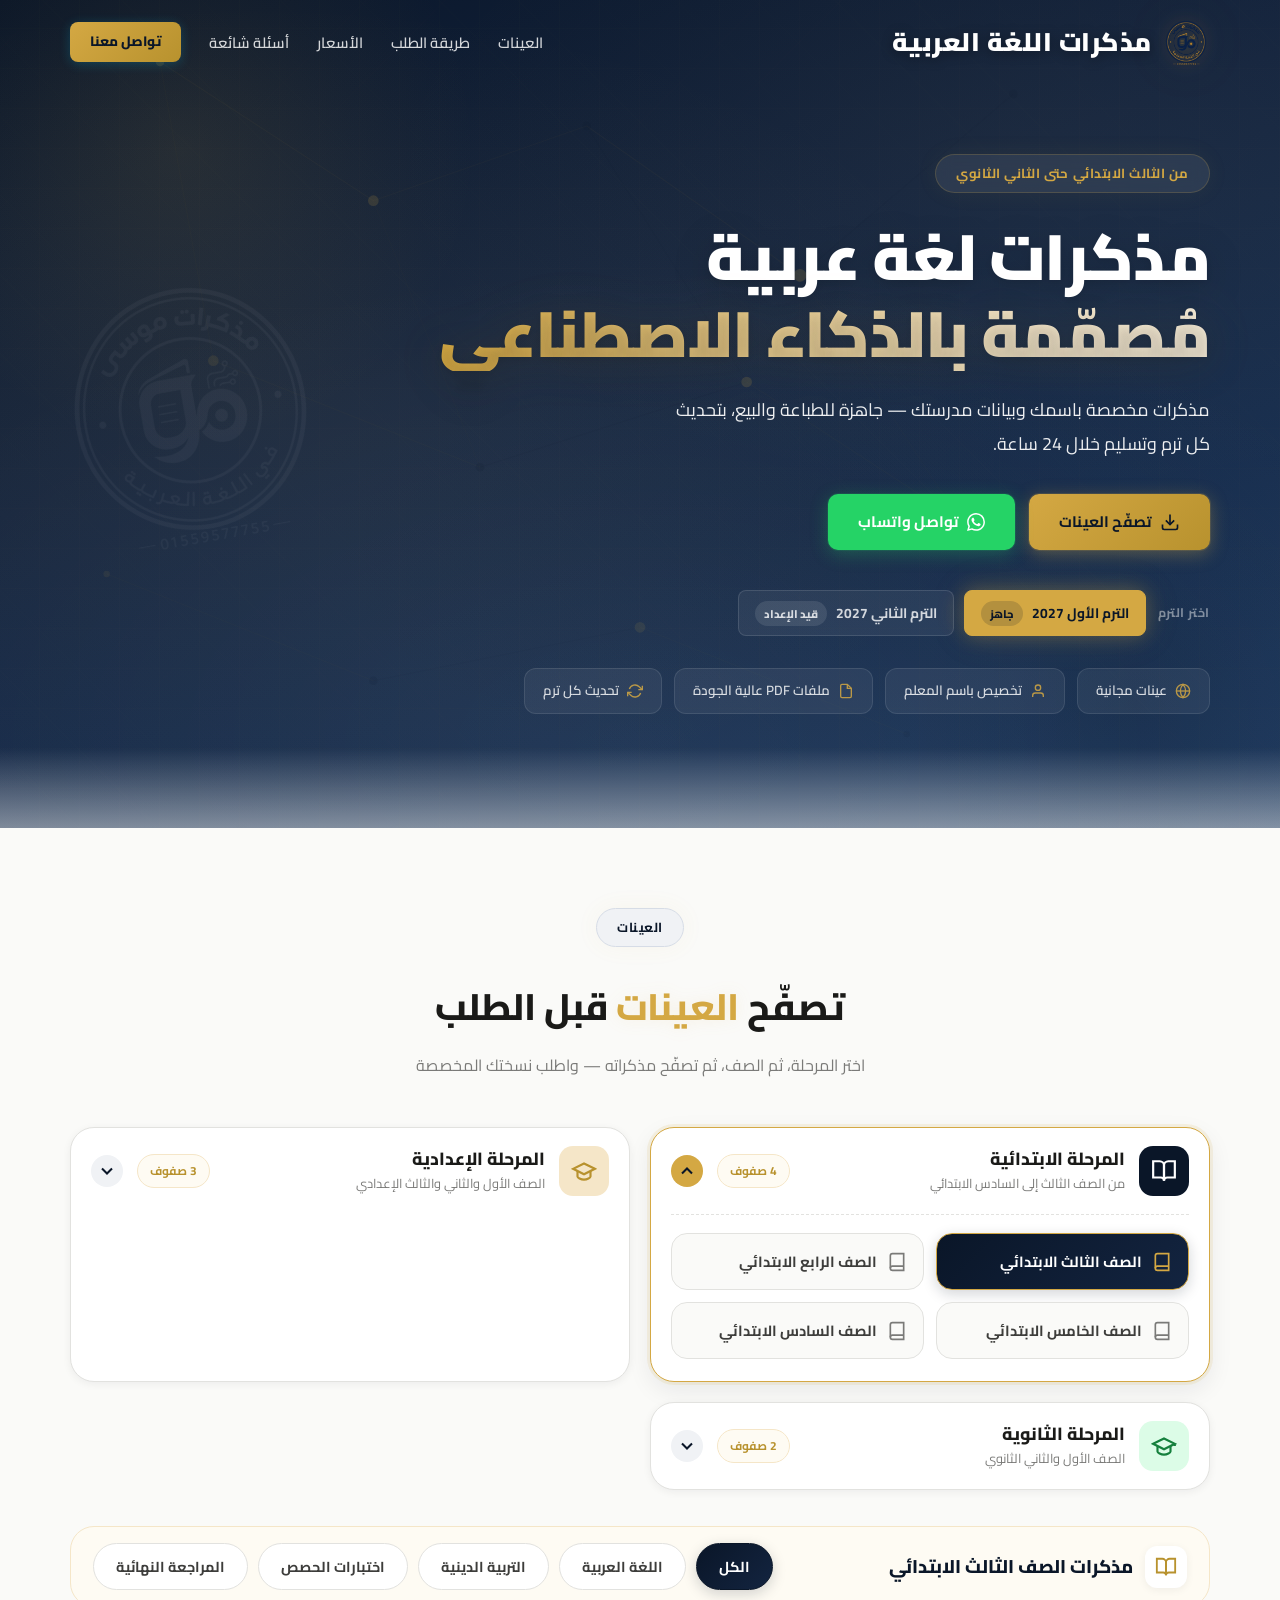
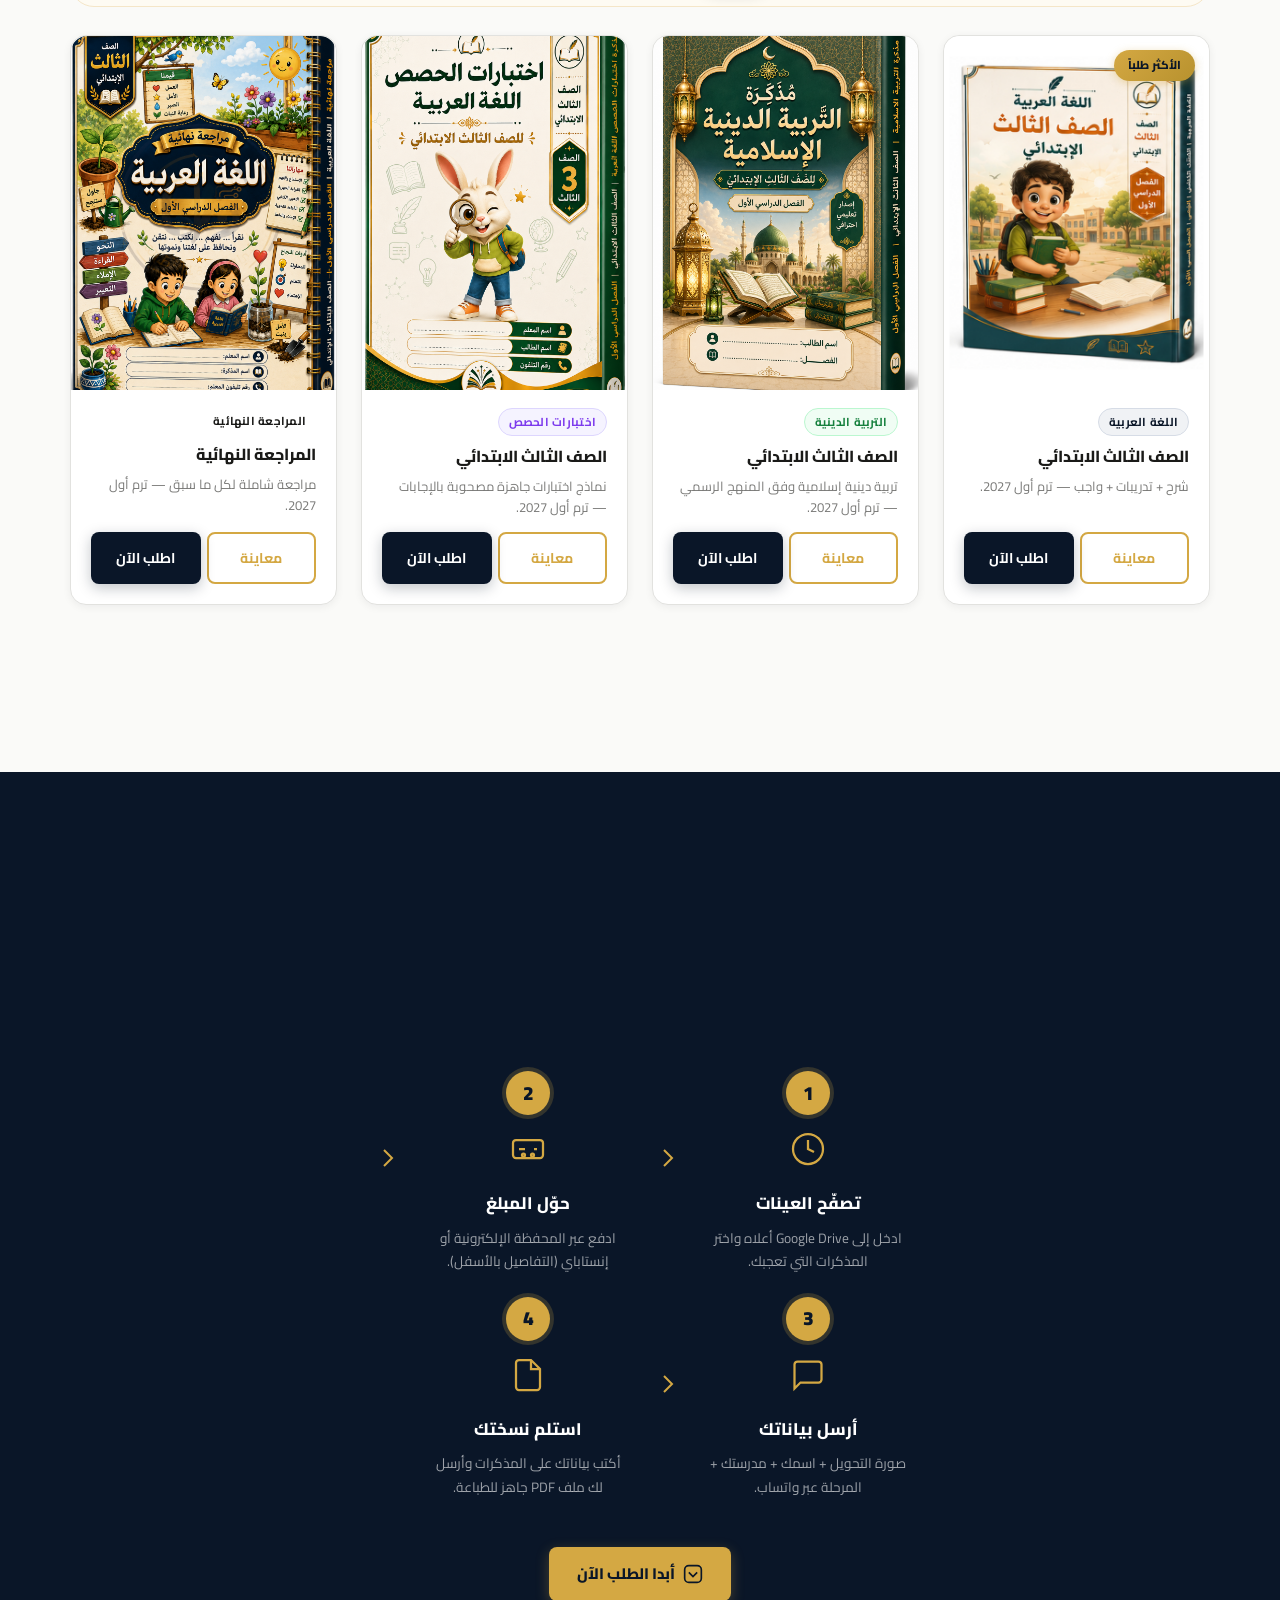
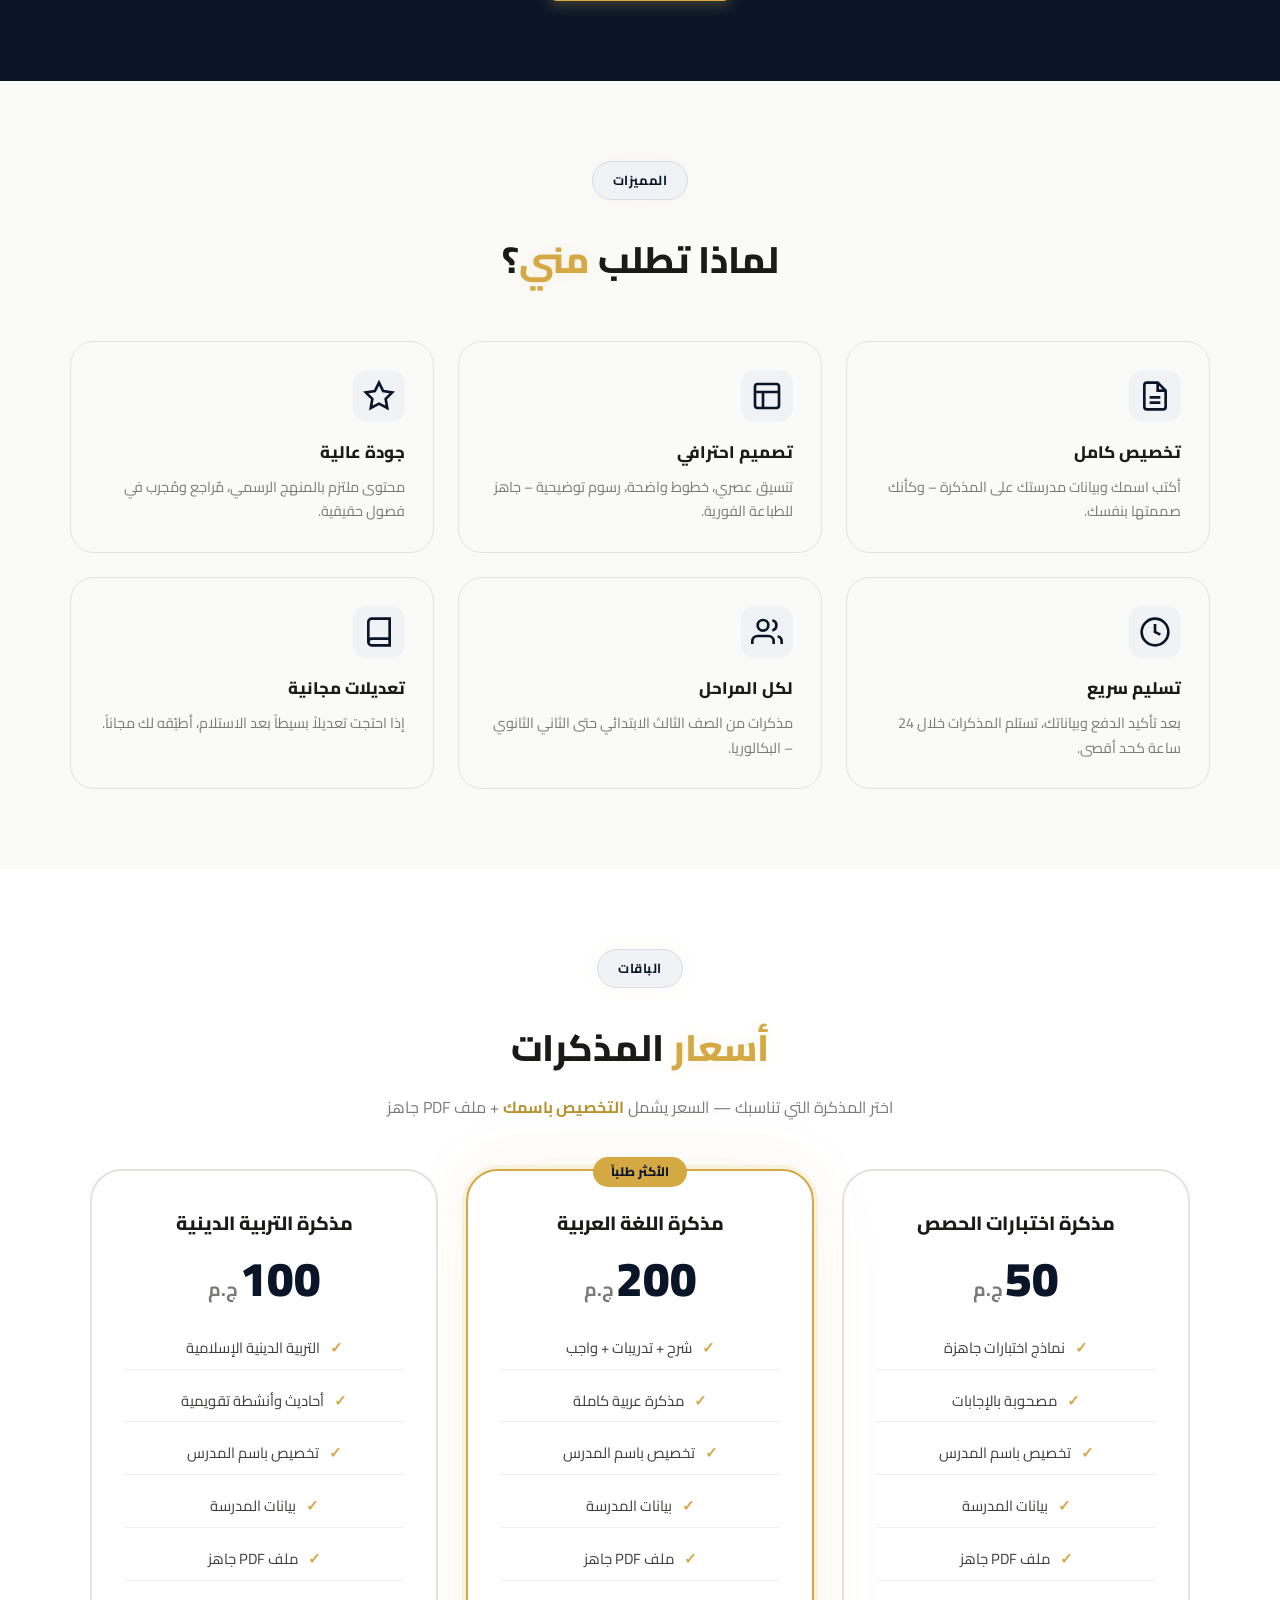
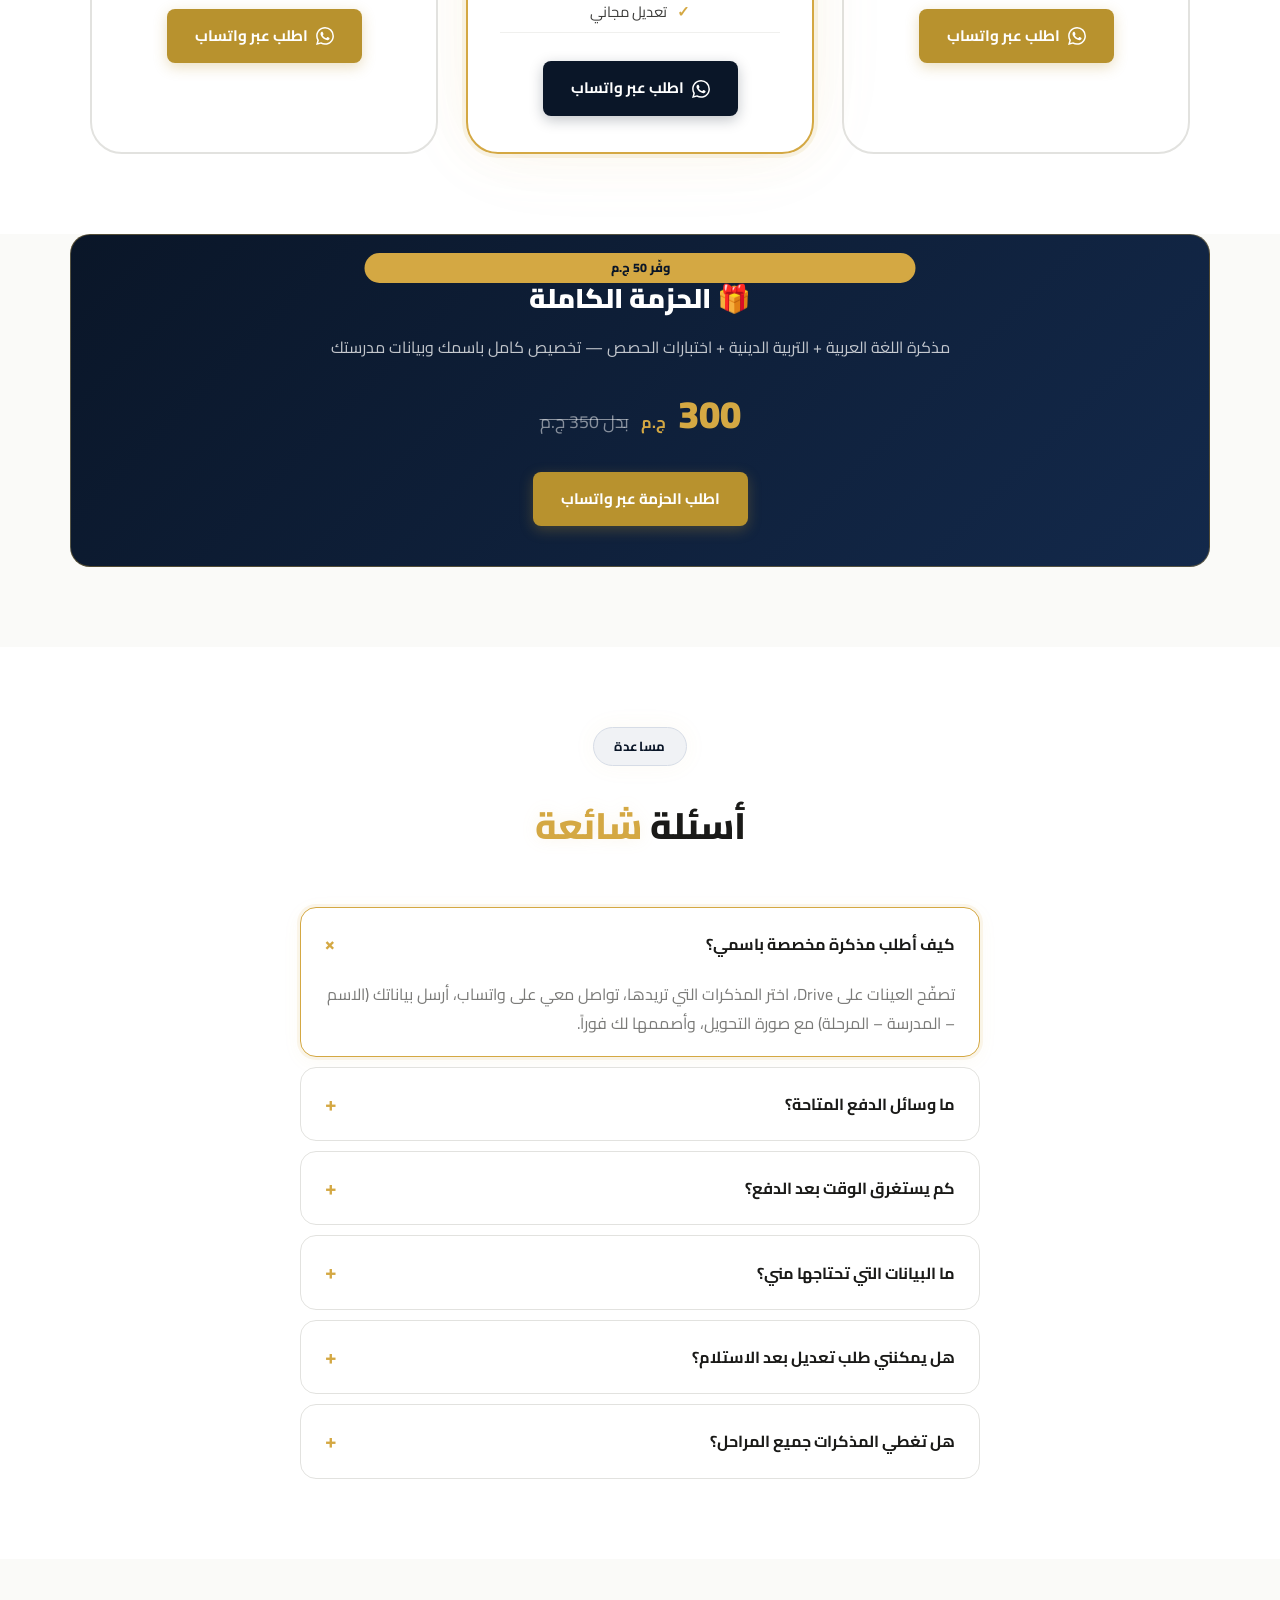
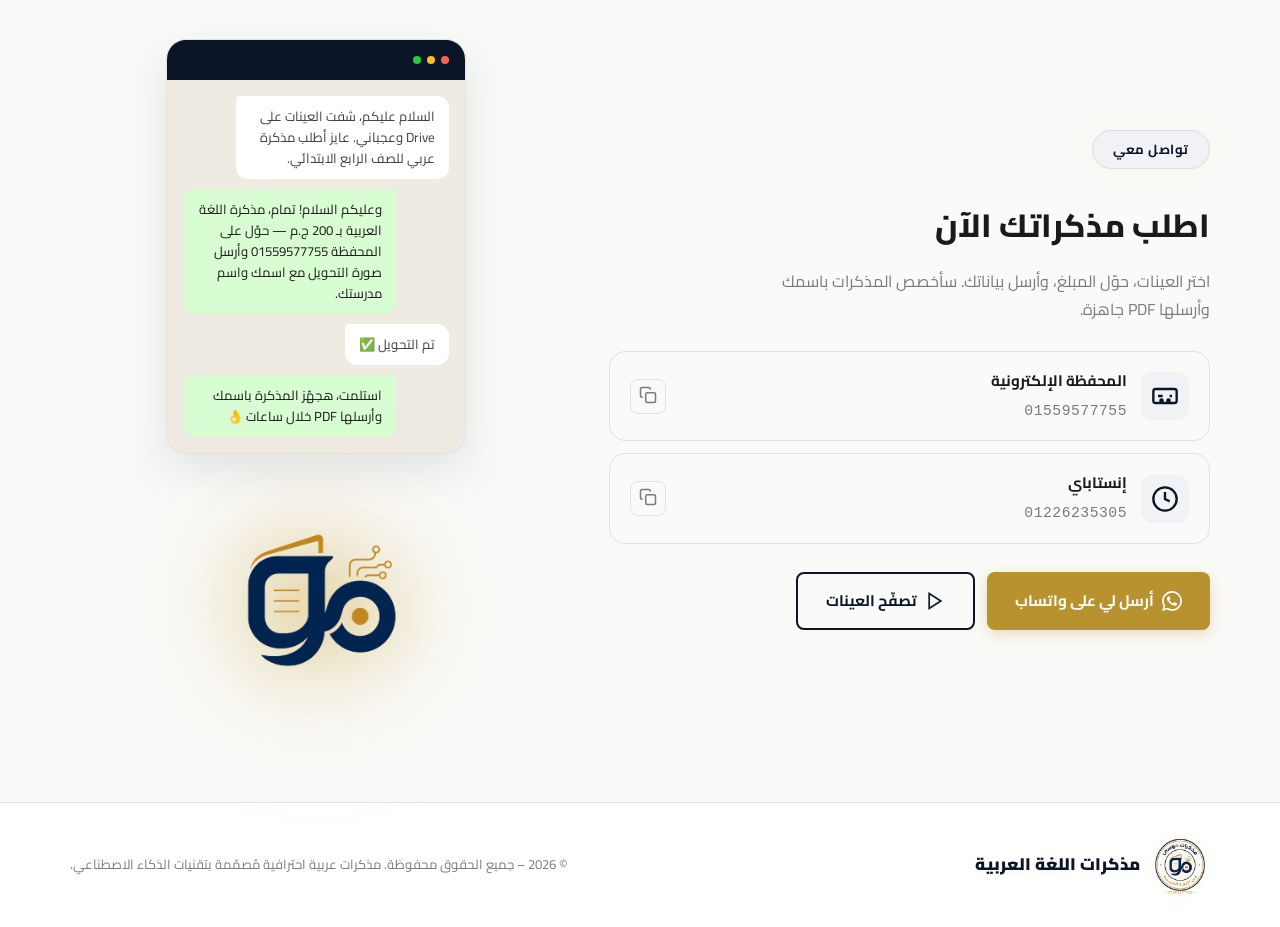
<file: index.html>
<!DOCTYPE html>
<html lang="ar" dir="rtl">
<head>
  <meta charset="UTF-8">
  <meta name="viewport" content="width=device-width, initial-scale=1.0">
  <title>مذكرات اللغة العربية | مُصمّمة بالذكاء الاصطناعي — الترم الأول 2027</title>
  <meta name="description" content="مذكرات لغة عربية احترافية مُصمّمة بتقنيات الذكاء الاصطناعي. جاهزة للتخصيص باسم المدرس وبيانات المدرسة — ملفات PDF جاهزة للطباعة.">
  <link rel="icon" type="image/png" href="logo/logo.png">
  <!-- Open Graph -->
  <meta property="og:title" content="مذكرات اللغة العربية | مُصمّمة بالذكاء الاصطناعي">
  <meta property="og:description" content="أصمّم لك مذكرات عربية كاملة باسمك وبيانات مدرستك، مُعالجة بتقنيات AI — جاهزة للطباعة والبيع.">
  <meta property="og:type" content="website">
  <meta property="og:image" content="https://y77mousa-lgtm.github.io/My-Website2/logo/2.png">
  <link rel="canonical" href="https://y77mousa-lgtm.github.io/My-Website2/">
  <meta property="og:url" content="https://y77mousa-lgtm.github.io/My-Website2/">
  <script type="application/ld+json">{"@context":"https://schema.org","@type":"FAQPage","mainEntity":[{"@type":"Question","name":"كيف أطلب مذكرة مخصصة باسمي؟","acceptedAnswer":{"@type":"Answer","text":"تصفّح العينات على Drive، اختر المذكرات التي تريدها، تواصل معي على واتساب، أرسل بياناتك (الاسم – المدرسة – المرحلة) مع صورة التحويل، وأصممها لك فوراً."}},{"@type":"Question","name":"ما وسائل الدفع المتاحة؟","acceptedAnswer":{"@type":"Answer","text":"يمكنك الدفع عبر المحفظة الإلكترونية على الرقم 01559577755 أو عبر تطبيق إنستاباي على الرقم 01226235305."}},{"@type":"Question","name":"كم يستغرق الوقت بعد الدفع؟","acceptedAnswer":{"@type":"Answer","text":"بعد استلام صورة التحويل وبياناتك، تستلم المذكرات خلال 24 ساعة كحد أقصى، وفي معظم الحالات أقل من 12 ساعة."}},{"@type":"Question","name":"ما البيانات التي تحتاجها مني؟","acceptedAnswer":{"@type":"Answer","text":"الاسم الرباعي – اسم المدرسة – المديرية التعليمية – المرحلة الدراسية – المادة – رقم الهاتف للتواصل."}},{"@type":"Question","name":"هل يمكنني طلب تعديل بعد الاستلام؟","acceptedAnswer":{"@type":"Answer","text":"نعم، التعديلات البسيطة مجانية، وأحرص على أن تكون راضياً تماماً عن المنتج النهائي."}},{"@type":"Question","name":"هل تغطي المذكرات جميع المراحل؟","acceptedAnswer":{"@type":"Answer","text":"نعم، أغطي المراحل الثلاث: الابتدائي (من الثالث إلى السادس) والإعدادي والثانوي (الأول والثاني الثانوي)."}}]}</script>
  <!-- Google Analytics (GA4): أنشئ عقاراً في analytics.google.com ثم احذف علامات التعليق واستبدل G-XXXXXXX بمعرّف القياس الخاص بك
  <script async src="https://www.googletagmanager.com/gtag/js?id=G-XXXXXXX"></script>
  <script>window.dataLayer=window.dataLayer||[];function gtag(){dataLayer.push(arguments)};gtag('js',new Date());gtag('config','G-XXXXXXX');</script>
  -->
  <meta property="og:locale" content="ar_EG">
  <link rel="stylesheet" href="styles.css">
  <link rel="preconnect" href="https://fonts.googleapis.com">
  <link rel="preconnect" href="https://fonts.gstatic.com" crossorigin>
  <link href="https://fonts.googleapis.com/css2?family=Cairo:wght@400;600;700;800;900&display=swap" rel="stylesheet">
</head>
<body>

  <!-- ===== شريط التنقل ===== -->
  <nav class="navbar" id="navbar">
    <div class="container nav-inner">
      <a href="#" class="logo">
        <img src="logo/logo.png" alt="شعار مذكرات اللغة العربية" class="logo-img">
        <span class="logo-text">مذكرات اللغة العربية</span>
      </a>
      <ul class="nav-links">
        <li><a href="#samples">العينات</a></li>
        <li><a href="#how">طريقة الطلب</a></li>
        <li><a href="#pricing">الأسعار</a></li>
        <li><a href="#faq">أسئلة شائعة</a></li>
        <li><a href="#contact" class="btn btn-nav">تواصل معنا</a></li>
      </ul>
      <button class="mobile-toggle" id="mobileToggle" aria-label="القائمة">
        <span></span><span></span><span></span>
      </button>
    </div>
  </nav>

  <!-- ===== شريط الترم اللاصق — يظهر بعد تجاوز الهيرو ===== -->
  <div class="term-bar" id="termBar" hidden role="group" aria-label="التبديل بين الترمات">
    <div class="container term-bar-inner">
      <span class="term-bar-lead">تصفّح حسب الترم</span>
      <button type="button" class="term-chip term-chip-sm is-active" data-term="t1" aria-pressed="true">
        <span class="term-chip-name">الترم الأول</span>
        <span class="term-chip-state">جاهز</span>
      </button>
      <button type="button" class="term-chip term-chip-sm" data-term="t2" aria-pressed="false">
        <span class="term-chip-name">الترم الثاني</span>
        <span class="term-chip-state">قيد الإعداد</span>
      </button>
    </div>
  </div>

  <!-- ===== الهيرو ===== -->
  <header class="hero">
    <div class="hero-bg">
      <div class="hero-pattern"></div>
      <div class="hero-glow"></div>
      <div class="hero-glow-secondary"></div>
      <!-- شبكة عصبية AI -->
      <svg class="neural-network" width="100%" height="100%" viewBox="0 0 1200 900" preserveAspectRatio="xMidYMid slice">
        <defs>
          <linearGradient id="neuralGrad" x1="0%" y1="0%" x2="100%" y2="100%">
            <stop offset="0%" stop-color="rgba(212,168,67,0.12)"/>
            <stop offset="100%" stop-color="rgba(10,22,40,0.06)"/>
          </linearGradient>
        </defs>
        <!-- خطوط الاتصال -->
        <line x1="150" y1="120" x2="350" y2="250" stroke="rgba(212,168,67,0.08)" stroke-width="1"/>
        <line x1="350" y1="250" x2="550" y2="180" stroke="rgba(212,168,67,0.06)" stroke-width="1"/>
        <line x1="550" y1="180" x2="750" y2="320" stroke="rgba(212,168,67,0.08)" stroke-width="1"/>
        <line x1="750" y1="320" x2="950" y2="150" stroke="rgba(10,22,40,0.06)" stroke-width="1"/>
        <line x1="200" y1="400" x2="450" y2="500" stroke="rgba(212,168,67,0.05)" stroke-width="1"/>
        <line x1="450" y1="500" x2="700" y2="420" stroke="rgba(10,22,40,0.07)" stroke-width="1"/>
        <line x1="700" y1="420" x2="900" y2="550" stroke="rgba(212,168,67,0.05)" stroke-width="1"/>
        <line x1="100" y1="600" x2="350" y2="700" stroke="rgba(212,168,67,0.04)" stroke-width="1"/>
        <line x1="350" y1="700" x2="600" y2="650" stroke="rgba(10,22,40,0.05)" stroke-width="1"/>
        <line x1="600" y1="650" x2="850" y2="750" stroke="rgba(212,168,67,0.04)" stroke-width="1"/>
        <line x1="150" y1="120" x2="200" y2="400" stroke="rgba(212,168,67,0.04)" stroke-width="1"/>
        <line x1="350" y1="250" x2="450" y2="500" stroke="rgba(212,168,67,0.03)" stroke-width="1"/>
        <line x1="550" y1="180" x2="700" y2="420" stroke="rgba(10,22,40,0.04)" stroke-width="1"/>
        <line x1="750" y1="320" x2="900" y2="550" stroke="rgba(212,168,67,0.03)" stroke-width="1"/>
        <!-- عُقد الشبكة العصبية -->
        <circle cx="150" cy="120" r="4" fill="rgba(212,168,67,0.25)" class="neural-node"/>
        <circle cx="350" cy="250" r="5" fill="rgba(212,168,67,0.3)" class="neural-node"/>
        <circle cx="550" cy="180" r="4" fill="rgba(10,22,40,0.25)" class="neural-node"/>
        <circle cx="750" cy="320" r="6" fill="rgba(212,168,67,0.35)" class="neural-node"/>
        <circle cx="950" cy="150" r="4" fill="rgba(10,22,40,0.2)" class="neural-node"/>
        <circle cx="200" cy="400" r="5" fill="rgba(212,168,67,0.2)" class="neural-node"/>
        <circle cx="450" cy="500" r="4" fill="rgba(10,22,40,0.25)" class="neural-node"/>
        <circle cx="700" cy="420" r="5" fill="rgba(212,168,67,0.3)" class="neural-node"/>
        <circle cx="900" cy="550" r="4" fill="rgba(10,22,40,0.2)" class="neural-node"/>
        <circle cx="100" cy="600" r="3" fill="rgba(212,168,67,0.15)" class="neural-node"/>
        <circle cx="350" cy="700" r="4" fill="rgba(10,22,40,0.2)" class="neural-node"/>
        <circle cx="600" cy="650" r="5" fill="rgba(212,168,67,0.2)" class="neural-node"/>
        <circle cx="850" cy="750" r="3" fill="rgba(10,22,40,0.15)" class="neural-node"/>
      </svg>
      <!-- جسيمات متحركة -->
      <div class="particles" id="particles"></div>
      <!-- زخرفة عربية هندسية -->
      <div class="arabic-pattern"></div>
    </div>
    <div class="container">
      <div class="hero-watermark"><img src="logo/logo.png" alt=""></div>
      <div class="hero-content">
        <span class="badge">من الثالث الابتدائي حتى الثاني الثانوي</span>
        <h1>مذكرات لغة عربية<br><span class="highlight">مُصمّمة بالذكاء الاصطناعي</span></h1>
        <p>مذكرات مخصصة باسمك وبيانات مدرستك — جاهزة للطباعة والبيع، بتحديث كل ترم وتسليم خلال 24 ساعة.</p>
        <div class="hero-actions">
          <a href="#samples" class="btn btn-primary">
            <svg width="20" height="20" viewBox="0 0 24 24" fill="none" stroke="currentColor" stroke-width="2"><path d="M21 15v4a2 2 0 01-2 2H5a2 2 0 01-2-2v-4"/><polyline points="7 10 12 15 17 10"/><line x1="12" y1="15" x2="12" y2="3"/></svg>
            تصفّح العينات
          </a>
          <a href="https://wa.me/201559577755?text=%D8%A7%D9%84%D8%B3%D9%84%D8%A7%D9%85%20%D8%B9%D9%84%D9%8A%D9%83%D9%85%20%F0%9F%91%8B%20%D8%A3%D8%B1%D8%BA%D8%A8%20%D9%81%D9%8A%20%D8%A7%D9%84%D8%A7%D8%B3%D8%AA%D9%81%D8%B3%D8%A7%D8%B1%20%D8%B9%D9%86%20%D8%A7%D9%84%D9%85%D8%B0%D9%83%D8%B1%D8%A7%D8%AA%20%D8%A7%D9%84%D9%85%D8%AE%D8%B5%D8%B5%D8%A9%20%D8%A8%D8%A7%D8%B3%D9%85%20%D8%A7%D9%84%D9%85%D8%B9%D9%84%D9%85" target="_blank" class="btn btn-whatsapp">
            <svg width="18" height="18" viewBox="0 0 24 24" fill="currentColor"><path d="M17.472 14.382c-.297-.149-1.758-.867-2.03-.967-.273-.099-.471-.148-.67.15-.197.297-.767.966-.94 1.164-.173.199-.347.223-.644.075-.297-.15-1.255-.463-2.39-1.475-.883-.788-1.48-1.761-1.653-2.059-.173-.297-.018-.458.13-.606.134-.133.298-.347.446-.52.149-.174.198-.298.298-.497.099-.198.05-.371-.025-.52-.075-.149-.669-1.612-.916-2.207-.242-.579-.487-.5-.669-.51-.173-.008-.371-.01-.57-.01-.198 0-.52.074-.792.372-.272.297-1.04 1.016-1.04 2.479 0 1.462 1.065 2.875 1.213 3.074.149.198 2.096 3.2 5.077 4.487.709.306 1.262.489 1.694.625.712.227 1.36.195 1.871.118.571-.085 1.758-.719 2.006-1.413.248-.694.248-1.289.173-1.413-.074-.124-.272-.198-.57-.347m-5.421 7.403h-.004a9.87 9.87 0 01-5.031-1.378l-.361-.214-3.741.982.998-3.648-.235-.374a9.86 9.86 0 01-1.51-5.26c.001-5.45 4.436-9.884 9.888-9.884 2.64 0 5.122 1.03 6.988 2.898a9.825 9.825 0 012.893 6.994c-.003 5.45-4.437 9.884-9.885 9.884m8.413-18.297A11.815 11.815 0 0012.05 0C5.495 0 .16 5.335.157 11.892c0 2.096.547 4.142 1.588 5.945L.057 24l6.305-1.654a11.882 11.882 0 005.683 1.448h.005c6.554 0 11.89-5.335 11.893-11.893a11.821 11.821 0 00-3.48-8.413z"/></svg>
            تواصل واتساب
          </a>
        </div>
        <!-- ===== رقّتا الترم — مصدر التحكّم الوحيد ===== -->
        <!-- البوابة كلها في ثابت واحد: T2_PUBLISHED داخل الـ JavaScript. -->
        <div class="term-pick" hidden role="group" aria-label="اختيار الترم الدراسي">
          <span class="term-pick-label">اختر الترم</span>
          <button type="button" class="term-chip is-active" data-term="t1" aria-pressed="true">
            <span class="term-chip-name">الترم الأول 2027</span>
            <span class="term-chip-state">جاهز</span>
          </button>
          <button type="button" class="term-chip" data-term="t2" aria-pressed="false">
            <span class="term-chip-name">الترم الثاني 2027</span>
            <span class="term-chip-state">قيد الإعداد</span>
          </button>
        </div>
        <div class="hero-capsules">
          <div class="hero-capsule">
            <svg width="16" height="16" viewBox="0 0 24 24" fill="none" stroke="currentColor" stroke-width="2"><circle cx="12" cy="12" r="10"/><path d="M2 12h20"/><path d="M12 2a15.3 15.3 0 014 10 15.3 15.3 0 01-4 10 15.3 15.3 0 01-4-10 15.3 15.3 0 014-10z"/></svg>
            <span>عينات مجانية</span>
          </div>
          <div class="hero-capsule">
            <svg width="16" height="16" viewBox="0 0 24 24" fill="none" stroke="currentColor" stroke-width="2"><path d="M20 21v-2a4 4 0 00-4-4H8a4 4 0 00-4 4v2"/><circle cx="12" cy="7" r="4"/></svg>
            <span>تخصيص باسم المعلم</span>
          </div>
          <div class="hero-capsule">
            <svg width="16" height="16" viewBox="0 0 24 24" fill="none" stroke="currentColor" stroke-width="2"><path d="M14 2H6a2 2 0 00-2 2v16a2 2 0 002 2h12a2 2 0 002-2V8z"/><polyline points="14 2 14 8 20 8"/></svg>
            <span>ملفات PDF عالية الجودة</span>
          </div>
          <div class="hero-capsule">
            <svg width="16" height="16" viewBox="0 0 24 24" fill="none" stroke="currentColor" stroke-width="2"><polyline points="23 4 23 10 17 10"/><polyline points="1 20 1 14 7 14"/><path d="M3.51 9a9 9 0 0114.85-3.36L23 10M1 14l4.64 4.36A9 9 0 0020.49 15"/></svg>
            <span>تحديث كل ترم</span>
          </div>
        </div>
      </div>
    </div>
  </header>

  <!-- ===== العينات المتاحة ===== -->
  <section id="samples" class="section">
    <div class="container">
      <div class="section-header fade-up">
        <span class="badge badge-navy">العينات</span>
        <h2>تصفّح <span class="gold-accent">العينات</span> قبل الطلب</h2>
        <p>اختر المرحلة، ثم الصف، ثم تصفّح مذكراته — واطلب نسختك المخصصة</p>
      </div>

      <!-- ===== اختيار المرحلة (أكورديون) ===== -->
      <div class="stages fade-up" id="stages">

        <!-- المرحلة الابتدائية -->
        <div class="stage-card open" data-stage="primary">
          <button class="stage-head" type="button" aria-expanded="true">
            <span class="stage-icon stage-icon-primary" aria-hidden="true">
              <svg width="26" height="26" viewBox="0 0 24 24" fill="none" stroke="currentColor" stroke-width="2"><path d="M2 3h6a4 4 0 014 4v14a3 3 0 00-3-3H2z"/><path d="M22 3h-6a4 4 0 00-4 4v14a3 3 0 013-3h7z"/></svg>
            </span>
            <span class="stage-meta">
              <span class="stage-name">المرحلة الابتدائية</span>
              <span class="stage-sub">من الصف الثالث إلى السادس الابتدائي</span>
            </span>
            <span class="stage-count">4 صفوف</span>
            <span class="stage-chevron" aria-hidden="true">
              <svg width="20" height="20" viewBox="0 0 24 24" fill="none" stroke="currentColor" stroke-width="2.5"><polyline points="6 9 12 15 18 9"/></svg>
            </span>
          </button>
          <div class="stage-body">
            <div class="stage-body-inner">
              <div class="grades-grid" data-stage-grades="primary">
                <button class="grade-card active" type="button" data-grade="prim3">
                  <svg width="20" height="20" viewBox="0 0 24 24" fill="none" stroke="currentColor" stroke-width="2"><path d="M4 19.5A2.5 2.5 0 016.5 17H20"/><path d="M6.5 2H20v20H6.5A2.5 2.5 0 014 19.5v-15A2.5 2.5 0 016.5 2z"/></svg>
                  <span>الصف الثالث الابتدائي</span>
                </button>
                <button class="grade-card" type="button" data-grade="prim4">
                  <svg width="20" height="20" viewBox="0 0 24 24" fill="none" stroke="currentColor" stroke-width="2"><path d="M4 19.5A2.5 2.5 0 016.5 17H20"/><path d="M6.5 2H20v20H6.5A2.5 2.5 0 014 19.5v-15A2.5 2.5 0 016.5 2z"/></svg>
                  <span>الصف الرابع الابتدائي</span>
                </button>
                <button class="grade-card" type="button" data-grade="prim5">
                  <svg width="20" height="20" viewBox="0 0 24 24" fill="none" stroke="currentColor" stroke-width="2"><path d="M4 19.5A2.5 2.5 0 016.5 17H20"/><path d="M6.5 2H20v20H6.5A2.5 2.5 0 014 19.5v-15A2.5 2.5 0 016.5 2z"/></svg>
                  <span>الصف الخامس الابتدائي</span>
                </button>
                <button class="grade-card" type="button" data-grade="prim6">
                  <svg width="20" height="20" viewBox="0 0 24 24" fill="none" stroke="currentColor" stroke-width="2"><path d="M4 19.5A2.5 2.5 0 016.5 17H20"/><path d="M6.5 2H20v20H6.5A2.5 2.5 0 014 19.5v-15A2.5 2.5 0 016.5 2z"/></svg>
                  <span>الصف السادس الابتدائي</span>
                </button>
              </div>
            </div>
          </div>
        </div>

        <!-- المرحلة الإعدادية -->
        <div class="stage-card" data-stage="prep">
          <button class="stage-head" type="button" aria-expanded="false">
            <span class="stage-icon stage-icon-prep" aria-hidden="true">
              <svg width="26" height="26" viewBox="0 0 24 24" fill="none" stroke="currentColor" stroke-width="2"><path d="M22 10L12 5 2 10l10 5 10-5z"/><path d="M6 12v5c0 1 3 3 6 3s6-2 6-3v-5"/></svg>
            </span>
            <span class="stage-meta">
              <span class="stage-name">المرحلة الإعدادية</span>
              <span class="stage-sub">الصف الأول والثاني والثالث الإعدادي</span>
            </span>
            <span class="stage-count">3 صفوف</span>
            <span class="stage-chevron" aria-hidden="true">
              <svg width="20" height="20" viewBox="0 0 24 24" fill="none" stroke="currentColor" stroke-width="2.5"><polyline points="6 9 12 15 18 9"/></svg>
            </span>
          </button>
          <div class="stage-body">
            <div class="stage-body-inner">
              <div class="grades-grid" data-stage-grades="prep">
                <button class="grade-card" type="button" data-grade="prep1">
                  <svg width="20" height="20" viewBox="0 0 24 24" fill="none" stroke="currentColor" stroke-width="2"><path d="M4 19.5A2.5 2.5 0 016.5 17H20"/><path d="M6.5 2H20v20H6.5A2.5 2.5 0 014 19.5v-15A2.5 2.5 0 016.5 2z"/></svg>
                  <span>الصف الأول الإعدادي</span>
                </button>
                <button class="grade-card" type="button" data-grade="prep2">
                  <svg width="20" height="20" viewBox="0 0 24 24" fill="none" stroke="currentColor" stroke-width="2"><path d="M4 19.5A2.5 2.5 0 016.5 17H20"/><path d="M6.5 2H20v20H6.5A2.5 2.5 0 014 19.5v-15A2.5 2.5 0 016.5 2z"/></svg>
                  <span>الصف الثاني الإعدادي</span>
                </button>
                <button class="grade-card" type="button" data-grade="prep3">
                  <svg width="20" height="20" viewBox="0 0 24 24" fill="none" stroke="currentColor" stroke-width="2"><path d="M4 19.5A2.5 2.5 0 016.5 17H20"/><path d="M6.5 2H20v20H6.5A2.5 2.5 0 014 19.5v-15A2.5 2.5 0 016.5 2z"/></svg>
                  <span>الصف الثالث الإعدادي</span>
                </button>
              </div>
            </div>
          </div>
        </div>

      <!-- المرحلة الثانوية -->
      <div class="stage-card" data-stage="sec">
        <button class="stage-head" type="button" aria-expanded="false">
          <span class="stage-icon stage-icon-sec" aria-hidden="true">
            <svg width="26" height="26" viewBox="0 0 24 24" fill="none" stroke="currentColor" stroke-width="2"><path d="M22 10v2M2 10l10-5 10 5-10 5z"/><path d="M6 12v5c0 1 3 3 6 3s6-2 6-3v-5"/></svg>
          </span>
          <span class="stage-meta">
            <span class="stage-name">المرحلة الثانوية</span>
            <span class="stage-sub">الصف الأول والثاني الثانوي</span>
          </span>
          <span class="stage-count">2 صفوف</span>
          <span class="stage-chevron" aria-hidden="true">
            <svg width="20" height="20" viewBox="0 0 24 24" fill="none" stroke="currentColor" stroke-width="2.5"><polyline points="6 9 12 15 18 9"/></svg>
          </span>
        </button>
        <div class="stage-body">
          <div class="stage-body-inner">
            <div class="grades-grid" data-stage-grades="sec">
              <button class="grade-card" type="button" data-grade="sec1">
                <svg width="20" height="20" viewBox="0 0 24 24" fill="none" stroke="currentColor" stroke-width="2"><path d="M4 19.5A2.5 2.5 0 016.5 17H20"/><path d="M6.5 2H20v20H6.5A2.5 2.5 0 014 19.5v-15A2.5 2.5 0 016.5 2z"/></svg>
                <span>الصف الأول الثانوي</span>
              </button>
              <button class="grade-card" type="button" data-grade="sec2">
                <svg width="20" height="20" viewBox="0 0 24 24" fill="none" stroke="currentColor" stroke-width="2"><path d="M4 19.5A2.5 2.5 0 016.5 17H20"/><path d="M6.5 2H20v20H6.5A2.5 2.5 0 014 19.5v-15A2.5 2.5 0 016.5 2z"/></svg>
                <span>الصف الثاني الثانوي – البكالوريا</span>
              </button>
            </div>
          </div>
        </div>
      </div>

      </div>
      <div class="grade-result fade-up" id="gradeResult">
        <div class="grade-result-title">
          <span class="grade-result-icon" aria-hidden="true">
            <svg width="22" height="22" viewBox="0 0 24 24" fill="none" stroke="currentColor" stroke-width="2"><path d="M2 3h6a4 4 0 014 4v14a3 3 0 00-3-3H2z"/><path d="M22 3h-6a4 4 0 00-4 4v14a3 3 0 013-3h7z"/></svg>
          </span>
          <h3 id="gradeResultName">مذكرات الصف الثالث الابتدائي</h3>
        </div>
        <div class="sample-tabs" role="tablist">
          <button class="sample-tab active" data-category="all">الكل</button>
          <button class="sample-tab" data-category="arabic">اللغة العربية</button>
          <button class="sample-tab" data-category="religion">التربية الدينية</button>
          <button class="sample-tab" data-category="exams">اختبارات الحصص</button>
          <!-- [تعديل] تبويب "المراجعة النهائية" يعرض بطاقة المراجعة للصفوف التي تُقدَّم لها (الابتدائي والإعدادي). -->
          <button class="sample-tab" data-category="review">المراجعة النهائية</button>
        </div>
      </div>

      <div class="samples-grid fade-up" id="samplesGrid">

        <!-- ============================================================ -->
        <!-- نموذج البيانات: كل بطاقة تحمل data-term + data-category + data-stage + data-grade، -->
        <!-- والمحاور الأربعة تُصفَّى معًا في applyFilters داخل الـ JavaScript. -->
        <!-- عدم وجود بطاقة = المادة غير مقدَّمة لهذا المرحلة. -->
        <!-- بطاقة بـ class="coming-soon" = المادة مقدَّمة لكن لم تُنشر بعد. -->
        <!-- ============================================================ -->

        <!-- ============================================================ -->
        <!-- ===== اللغة العربية (ترم أول) — 9 صفوف: 8 متاحة + 3ع قريبًا ===== -->
        <!-- ============================================================ -->

        <article class="sample-cover-card" data-term="t1" data-category="arabic" data-stage="primary" data-grade="prim3">
          <div class="cover-wrapper">
            <img src="covers/Arabic/prim3.png" alt="غلاف مذكرة اللغة العربية - الصف الثالث الابتدائي" class="cover-img" loading="lazy">
            <span class="cover-tag">الأكثر طلباً</span>
            <div class="cover-overlay">
              <a href="https://drive.google.com/drive/folders/1JAs79w9QZi_2v-r1Kb-Xq6Mxx18mHrQ4?usp=sharing" target="_blank" class="btn btn-primary btn-sm">
                <svg width="18" height="18" viewBox="0 0 24 24" fill="none" stroke="currentColor" stroke-width="2"><path d="M2 3h6a4 4 0 014 4v14a3 3 0 00-3-3H2z"/><path d="M22 3h-6a4 4 0 00-4 4v14a3 3 0 013-3h7z"/></svg>
                تصفّح العينة
              </a>
            </div>
          </div>
          <div class="cover-info">
            <span class="cover-category">اللغة العربية</span>
            <h3>الصف الثالث الابتدائي</h3>
            <p>شرح + تدريبات + واجب — ترم أول 2027.</p>
            <div class="cover-actions">
              <a href="https://drive.google.com/drive/folders/1JAs79w9QZi_2v-r1Kb-Xq6Mxx18mHrQ4?usp=sharing" target="_blank" class="btn btn-outline-gold btn-sm">معاينة</a>
              <a href="#pricing" class="btn btn-navy btn-sm">اطلب الآن</a>
            </div>
          </div>
        </article>

        <article class="sample-cover-card" data-term="t1" data-category="arabic" data-stage="primary" data-grade="prim4">
          <div class="cover-wrapper">
            <img src="covers/Arabic/prim4.png" alt="غلاف مذكرة اللغة العربية - الصف الرابع الابتدائي" class="cover-img" loading="lazy">
            <div class="cover-overlay">
              <a href="https://drive.google.com/drive/folders/1JAs79w9QZi_2v-r1Kb-Xq6Mxx18mHrQ4?usp=sharing" target="_blank" class="btn btn-primary btn-sm">
                <svg width="18" height="18" viewBox="0 0 24 24" fill="none" stroke="currentColor" stroke-width="2"><path d="M2 3h6a4 4 0 014 4v14a3 3 0 00-3-3H2z"/><path d="M22 3h-6a4 4 0 00-4 4v14a3 3 0 013-3h7z"/></svg>
                تصفّح العينة
              </a>
            </div>
          </div>
          <div class="cover-info">
            <span class="cover-category">اللغة العربية</span>
            <h3>الصف الرابع الابتدائي</h3>
            <p>شرح + تدريبات + واجب — ترم أول 2027.</p>
            <div class="cover-actions">
              <a href="https://drive.google.com/drive/folders/1JAs79w9QZi_2v-r1Kb-Xq6Mxx18mHrQ4?usp=sharing" target="_blank" class="btn btn-outline-gold btn-sm">معاينة</a>
              <a href="#pricing" class="btn btn-navy btn-sm">اطلب الآن</a>
            </div>
          </div>
        </article>

        <article class="sample-cover-card" data-term="t1" data-category="arabic" data-stage="primary" data-grade="prim5">
          <div class="cover-wrapper">
            <img src="covers/Arabic/prim5.png" alt="غلاف مذكرة اللغة العربية - الصف الخامس الابتدائي" class="cover-img" loading="lazy">
            <div class="cover-overlay">
              <a href="https://drive.google.com/drive/folders/1JAs79w9QZi_2v-r1Kb-Xq6Mxx18mHrQ4?usp=sharing" target="_blank" class="btn btn-primary btn-sm">
                <svg width="18" height="18" viewBox="0 0 24 24" fill="none" stroke="currentColor" stroke-width="2"><path d="M2 3h6a4 4 0 014 4v14a3 3 0 00-3-3H2z"/><path d="M22 3h-6a4 4 0 00-4 4v14a3 3 0 013-3h7z"/></svg>
                تصفّح العينة
              </a>
            </div>
          </div>
          <div class="cover-info">
            <span class="cover-category">اللغة العربية</span>
            <h3>الصف الخامس الابتدائي</h3>
            <p>شرح + تدريبات + واجب — ترم أول 2027.</p>
            <div class="cover-actions">
              <a href="https://drive.google.com/drive/folders/1JAs79w9QZi_2v-r1Kb-Xq6Mxx18mHrQ4?usp=sharing" target="_blank" class="btn btn-outline-gold btn-sm">معاينة</a>
              <a href="#pricing" class="btn btn-navy btn-sm">اطلب الآن</a>
            </div>
          </div>
        </article>

        <article class="sample-cover-card" data-term="t1" data-category="arabic" data-stage="primary" data-grade="prim6">
          <div class="cover-wrapper">
            <img src="covers/Arabic/prim6.png" alt="غلاف مذكرة اللغة العربية - الصف السادس الابتدائي" class="cover-img" loading="lazy">
            <div class="cover-overlay">
              <a href="https://drive.google.com/drive/folders/1JAs79w9QZi_2v-r1Kb-Xq6Mxx18mHrQ4?usp=sharing" target="_blank" class="btn btn-primary btn-sm">
                <svg width="18" height="18" viewBox="0 0 24 24" fill="none" stroke="currentColor" stroke-width="2"><path d="M2 3h6a4 4 0 014 4v14a3 3 0 00-3-3H2z"/><path d="M22 3h-6a4 4 0 00-4 4v14a3 3 0 013-3h7z"/></svg>
                تصفّح العينة
              </a>
            </div>
          </div>
          <div class="cover-info">
            <span class="cover-category">اللغة العربية</span>
            <h3>الصف السادس الابتدائي</h3>
            <p>شرح + تدريبات + واجب — ترم أول 2027.</p>
            <div class="cover-actions">
              <a href="https://drive.google.com/drive/folders/1JAs79w9QZi_2v-r1Kb-Xq6Mxx18mHrQ4?usp=sharing" target="_blank" class="btn btn-outline-gold btn-sm">معاينة</a>
              <a href="#pricing" class="btn btn-navy btn-sm">اطلب الآن</a>
            </div>
          </div>
        </article>

        <article class="sample-cover-card" data-term="t1" data-category="arabic" data-stage="prep" data-grade="prep1">
          <div class="cover-wrapper">
            <img src="covers/Arabic/prep1.png" alt="غلاف مذكرة اللغة العربية - الصف الأول الإعدادي" class="cover-img" loading="lazy">
            <span class="cover-tag">جديد</span>
            <div class="cover-overlay">
              <a href="https://drive.google.com/drive/folders/1JAs79w9QZi_2v-r1Kb-Xq6Mxx18mHrQ4?usp=sharing" target="_blank" class="btn btn-primary btn-sm">
                <svg width="18" height="18" viewBox="0 0 24 24" fill="none" stroke="currentColor" stroke-width="2"><path d="M2 3h6a4 4 0 014 4v14a3 3 0 00-3-3H2z"/><path d="M22 3h-6a4 4 0 00-4 4v14a3 3 0 013-3h7z"/></svg>
                تصفّح العينة
              </a>
            </div>
          </div>
          <div class="cover-info">
            <span class="cover-category">اللغة العربية</span>
            <h3>الصف الأول الإعدادي</h3>
            <p>شرح + تدريبات + واجب — ترم أول 2027.</p>
            <div class="cover-actions">
              <a href="https://drive.google.com/drive/folders/1JAs79w9QZi_2v-r1Kb-Xq6Mxx18mHrQ4?usp=sharing" target="_blank" class="btn btn-outline-gold btn-sm">معاينة</a>
              <a href="#pricing" class="btn btn-navy btn-sm">اطلب الآن</a>
            </div>
          </div>
        </article>

        <article class="sample-cover-card" data-term="t1" data-category="arabic" data-stage="prep" data-grade="prep2">
          <div class="cover-wrapper">
            <img src="covers/Arabic/prep2.png" alt="غلاف مذكرة اللغة العربية - الصف الثاني الإعدادي" class="cover-img" loading="lazy">
            <div class="cover-overlay">
              <a href="https://drive.google.com/drive/folders/1JAs79w9QZi_2v-r1Kb-Xq6Mxx18mHrQ4?usp=sharing" target="_blank" class="btn btn-primary btn-sm">
                <svg width="18" height="18" viewBox="0 0 24 24" fill="none" stroke="currentColor" stroke-width="2"><path d="M2 3h6a4 4 0 014 4v14a3 3 0 00-3-3H2z"/><path d="M22 3h-6a4 4 0 00-4 4v14a3 3 0 013-3h7z"/></svg>
                تصفّح العينة
              </a>
            </div>
          </div>
          <div class="cover-info">
            <span class="cover-category">اللغة العربية</span>
            <h3>الصف الثاني الإعدادي</h3>
            <p>شرح + تدريبات + واجب — ترم أول 2027.</p>
            <div class="cover-actions">
              <a href="https://drive.google.com/drive/folders/1JAs79w9QZi_2v-r1Kb-Xq6Mxx18mHrQ4?usp=sharing" target="_blank" class="btn btn-outline-gold btn-sm">معاينة</a>
              <a href="#pricing" class="btn btn-navy btn-sm">اطلب الآن</a>
            </div>
          </div>
        </article>

        <!-- ============================================================ -->
        <!-- ===== التربية الدينية (ترم أول) — 7 صفوف: 6 متاحة + 3ع قريبًا — غير مقدَّمة للثانوي ===== -->
        <!-- ============================================================ -->

        <article class="sample-cover-card" data-term="t1" data-category="religion" data-stage="primary" data-grade="prim3">
          <div class="cover-wrapper">
            <img src="covers/Religion/prim3.png" alt="غلاف مذكرة التربية الدينية - الصف الثالث الابتدائي" class="cover-img" loading="lazy">
            <div class="cover-overlay">
              <a href="https://drive.google.com/drive/folders/1JAs79w9QZi_2v-r1Kb-Xq6Mxx18mHrQ4?usp=sharing" target="_blank" class="btn btn-primary btn-sm">
                <svg width="18" height="18" viewBox="0 0 24 24" fill="none" stroke="currentColor" stroke-width="2"><path d="M2 3h6a4 4 0 014 4v14a3 3 0 00-3-3H2z"/><path d="M22 3h-6a4 4 0 00-4 4v14a3 3 0 013-3h7z"/></svg>
                تصفّح العينة
              </a>
            </div>
          </div>
          <div class="cover-info">
            <span class="cover-category">التربية الدينية</span>
            <h3>الصف الثالث الابتدائي</h3>
            <p>تربية دينية إسلامية وفق المنهج الرسمي — ترم أول 2027.</p>
            <div class="cover-actions">
              <a href="https://drive.google.com/drive/folders/1JAs79w9QZi_2v-r1Kb-Xq6Mxx18mHrQ4?usp=sharing" target="_blank" class="btn btn-outline-gold btn-sm">معاينة</a>
              <a href="#pricing" class="btn btn-navy btn-sm">اطلب الآن</a>
            </div>
          </div>
        </article>

        <article class="sample-cover-card" data-term="t1" data-category="religion" data-stage="primary" data-grade="prim4">
          <div class="cover-wrapper">
            <img src="covers/Religion/prim4.png" alt="غلاف مذكرة التربية الدينية - الصف الرابع الابتدائي" class="cover-img" loading="lazy">
            <div class="cover-overlay">
              <a href="https://drive.google.com/drive/folders/1JAs79w9QZi_2v-r1Kb-Xq6Mxx18mHrQ4?usp=sharing" target="_blank" class="btn btn-primary btn-sm">
                <svg width="18" height="18" viewBox="0 0 24 24" fill="none" stroke="currentColor" stroke-width="2"><path d="M2 3h6a4 4 0 014 4v14a3 3 0 00-3-3H2z"/><path d="M22 3h-6a4 4 0 00-4 4v14a3 3 0 013-3h7z"/></svg>
                تصفّح العينة
              </a>
            </div>
          </div>
          <div class="cover-info">
            <span class="cover-category">التربية الدينية</span>
            <h3>الصف الرابع الابتدائي</h3>
            <p>تربية دينية إسلامية وفق المنهج الرسمي — ترم أول 2027.</p>
            <div class="cover-actions">
              <a href="https://drive.google.com/drive/folders/1JAs79w9QZi_2v-r1Kb-Xq6Mxx18mHrQ4?usp=sharing" target="_blank" class="btn btn-outline-gold btn-sm">معاينة</a>
              <a href="#pricing" class="btn btn-navy btn-sm">اطلب الآن</a>
            </div>
          </div>
        </article>

        <article class="sample-cover-card" data-term="t1" data-category="religion" data-stage="primary" data-grade="prim5">
          <div class="cover-wrapper">
            <img src="covers/Religion/prim5.png" alt="غلاف مذكرة التربية الدينية - الصف الخامس الابتدائي" class="cover-img" loading="lazy">
            <div class="cover-overlay">
              <a href="https://drive.google.com/drive/folders/1JAs79w9QZi_2v-r1Kb-Xq6Mxx18mHrQ4?usp=sharing" target="_blank" class="btn btn-primary btn-sm">
                <svg width="18" height="18" viewBox="0 0 24 24" fill="none" stroke="currentColor" stroke-width="2"><path d="M2 3h6a4 4 0 014 4v14a3 3 0 00-3-3H2z"/><path d="M22 3h-6a4 4 0 00-4 4v14a3 3 0 013-3h7z"/></svg>
                تصفّح العينة
              </a>
            </div>
          </div>
          <div class="cover-info">
            <span class="cover-category">التربية الدينية</span>
            <h3>الصف الخامس الابتدائي</h3>
            <p>تربية دينية إسلامية وفق المنهج الرسمي — ترم أول 2027.</p>
            <div class="cover-actions">
              <a href="https://drive.google.com/drive/folders/1JAs79w9QZi_2v-r1Kb-Xq6Mxx18mHrQ4?usp=sharing" target="_blank" class="btn btn-outline-gold btn-sm">معاينة</a>
              <a href="#pricing" class="btn btn-navy btn-sm">اطلب الآن</a>
            </div>
          </div>
        </article>

        <article class="sample-cover-card" data-term="t1" data-category="religion" data-stage="primary" data-grade="prim6">
          <div class="cover-wrapper">
            <img src="covers/Religion/prim6.png" alt="غلاف مذكرة التربية الدينية - الصف السادس الابتدائي" class="cover-img" loading="lazy">
            <div class="cover-overlay">
              <a href="https://drive.google.com/drive/folders/1JAs79w9QZi_2v-r1Kb-Xq6Mxx18mHrQ4?usp=sharing" target="_blank" class="btn btn-primary btn-sm">
                <svg width="18" height="18" viewBox="0 0 24 24" fill="none" stroke="currentColor" stroke-width="2"><path d="M2 3h6a4 4 0 014 4v14a3 3 0 00-3-3H2z"/><path d="M22 3h-6a4 4 0 00-4 4v14a3 3 0 013-3h7z"/></svg>
                تصفّح العينة
              </a>
            </div>
          </div>
          <div class="cover-info">
            <span class="cover-category">التربية الدينية</span>
            <h3>الصف السادس الابتدائي</h3>
            <p>تربية دينية إسلامية وفق المنهج الرسمي — ترم أول 2027.</p>
            <div class="cover-actions">
              <a href="https://drive.google.com/drive/folders/1JAs79w9QZi_2v-r1Kb-Xq6Mxx18mHrQ4?usp=sharing" target="_blank" class="btn btn-outline-gold btn-sm">معاينة</a>
              <a href="#pricing" class="btn btn-navy btn-sm">اطلب الآن</a>
            </div>
          </div>
        </article>

        <article class="sample-cover-card" data-term="t1" data-category="religion" data-stage="prep" data-grade="prep1">
          <div class="cover-wrapper">
            <img src="covers/Religion/prep1.png" alt="غلاف مذكرة التربية الدينية - الصف الأول الإعدادي" class="cover-img" loading="lazy">
            <div class="cover-overlay">
              <a href="https://drive.google.com/drive/folders/1JAs79w9QZi_2v-r1Kb-Xq6Mxx18mHrQ4?usp=sharing" target="_blank" class="btn btn-primary btn-sm">
                <svg width="18" height="18" viewBox="0 0 24 24" fill="none" stroke="currentColor" stroke-width="2"><path d="M2 3h6a4 4 0 014 4v14a3 3 0 00-3-3H2z"/><path d="M22 3h-6a4 4 0 00-4 4v14a3 3 0 013-3h7z"/></svg>
                تصفّح العينة
              </a>
            </div>
          </div>
          <div class="cover-info">
            <span class="cover-category">التربية الدينية</span>
            <h3>الصف الأول الإعدادي</h3>
            <p>تربية دينية إسلامية وفق المنهج الرسمي — ترم أول 2027.</p>
            <div class="cover-actions">
              <a href="https://drive.google.com/drive/folders/1JAs79w9QZi_2v-r1Kb-Xq6Mxx18mHrQ4?usp=sharing" target="_blank" class="btn btn-outline-gold btn-sm">معاينة</a>
              <a href="#pricing" class="btn btn-navy btn-sm">اطلب الآن</a>
            </div>
          </div>
        </article>

        <article class="sample-cover-card" data-term="t1" data-category="religion" data-stage="prep" data-grade="prep2">
          <div class="cover-wrapper">
            <img src="covers/Religion/prep2.png" alt="غلاف مذكرة التربية الدينية - الصف الثاني الإعدادي" class="cover-img" loading="lazy">
            <div class="cover-overlay">
              <a href="https://drive.google.com/drive/folders/1JAs79w9QZi_2v-r1Kb-Xq6Mxx18mHrQ4?usp=sharing" target="_blank" class="btn btn-primary btn-sm">
                <svg width="18" height="18" viewBox="0 0 24 24" fill="none" stroke="currentColor" stroke-width="2"><path d="M2 3h6a4 4 0 014 4v14a3 3 0 00-3-3H2z"/><path d="M22 3h-6a4 4 0 00-4 4v14a3 3 0 013-3h7z"/></svg>
                تصفّح العينة
              </a>
            </div>
          </div>
          <div class="cover-info">
            <span class="cover-category">التربية الدينية</span>
            <h3>الصف الثاني الإعدادي</h3>
            <p>تربية دينية إسلامية وفق المنهج الرسمي — ترم أول 2027.</p>
            <div class="cover-actions">
              <a href="https://drive.google.com/drive/folders/1JAs79w9QZi_2v-r1Kb-Xq6Mxx18mHrQ4?usp=sharing" target="_blank" class="btn btn-outline-gold btn-sm">معاينة</a>
              <a href="#pricing" class="btn btn-navy btn-sm">اطلب الآن</a>
            </div>
          </div>
        </article>

        <!-- ============================================================ -->
        <!-- ===== اختبارات الحصص (ترم أول) — 8 صفوف متاحة — لا تُقدَّم للثاني الثانوي ===== -->
        <!-- ============================================================ -->

        <article class="sample-cover-card" data-term="t1" data-category="exams" data-stage="primary" data-grade="prim3">
          <div class="cover-wrapper">
            <img src="covers/Tests/prim3.png" alt="غلاف اختبارات الحصص - الصف الثالث الابتدائي" class="cover-img" loading="lazy">
            <div class="cover-overlay">
              <a href="https://drive.google.com/drive/folders/1JAs79w9QZi_2v-r1Kb-Xq6Mxx18mHrQ4?usp=sharing" target="_blank" class="btn btn-primary btn-sm">
                <svg width="18" height="18" viewBox="0 0 24 24" fill="none" stroke="currentColor" stroke-width="2"><path d="M2 3h6a4 4 0 014 4v14a3 3 0 00-3-3H2z"/><path d="M22 3h-6a4 4 0 00-4 4v14a3 3 0 013-3h7z"/></svg>
                تصفّح العينة
              </a>
            </div>
          </div>
          <div class="cover-info">
            <span class="cover-category">اختبارات الحصص</span>
            <h3>الصف الثالث الابتدائي</h3>
            <p>نماذج اختبارات جاهزة مصحوبة بالإجابات — ترم أول 2027.</p>
            <div class="cover-actions">
              <a href="https://drive.google.com/drive/folders/1JAs79w9QZi_2v-r1Kb-Xq6Mxx18mHrQ4?usp=sharing" target="_blank" class="btn btn-outline-gold btn-sm">معاينة</a>
              <a href="#pricing" class="btn btn-navy btn-sm">اطلب الآن</a>
            </div>
          </div>
        </article>

        <article class="sample-cover-card" data-term="t1" data-category="exams" data-stage="primary" data-grade="prim4">
          <div class="cover-wrapper">
            <img src="covers/Tests/prim4.png" alt="غلاف اختبارات الحصص - الصف الرابع الابتدائي" class="cover-img" loading="lazy">
            <div class="cover-overlay">
              <a href="https://drive.google.com/drive/folders/1JAs79w9QZi_2v-r1Kb-Xq6Mxx18mHrQ4?usp=sharing" target="_blank" class="btn btn-primary btn-sm">
                <svg width="18" height="18" viewBox="0 0 24 24" fill="none" stroke="currentColor" stroke-width="2"><path d="M2 3h6a4 4 0 014 4v14a3 3 0 00-3-3H2z"/><path d="M22 3h-6a4 4 0 00-4 4v14a3 3 0 013-3h7z"/></svg>
                تصفّح العينة
              </a>
            </div>
          </div>
          <div class="cover-info">
            <span class="cover-category">اختبارات الحصص</span>
            <h3>الصف الرابع الابتدائي</h3>
            <p>نماذج اختبارات جاهزة مصحوبة بالإجابات — ترم أول 2027.</p>
            <div class="cover-actions">
              <a href="https://drive.google.com/drive/folders/1JAs79w9QZi_2v-r1Kb-Xq6Mxx18mHrQ4?usp=sharing" target="_blank" class="btn btn-outline-gold btn-sm">معاينة</a>
              <a href="#pricing" class="btn btn-navy btn-sm">اطلب الآن</a>
            </div>
          </div>
        </article>

        <article class="sample-cover-card" data-term="t1" data-category="exams" data-stage="primary" data-grade="prim5">
          <div class="cover-wrapper">
            <img src="covers/Tests/prim5.png" alt="غلاف اختبارات الحصص - الصف الخامس الابتدائي" class="cover-img" loading="lazy">
            <div class="cover-overlay">
              <a href="https://drive.google.com/drive/folders/1JAs79w9QZi_2v-r1Kb-Xq6Mxx18mHrQ4?usp=sharing" target="_blank" class="btn btn-primary btn-sm">
                <svg width="18" height="18" viewBox="0 0 24 24" fill="none" stroke="currentColor" stroke-width="2"><path d="M2 3h6a4 4 0 014 4v14a3 3 0 00-3-3H2z"/><path d="M22 3h-6a4 4 0 00-4 4v14a3 3 0 013-3h7z"/></svg>
                تصفّح العينة
              </a>
            </div>
          </div>
          <div class="cover-info">
            <span class="cover-category">اختبارات الحصص</span>
            <h3>الصف الخامس الابتدائي</h3>
            <p>نماذج اختبارات جاهزة مصحوبة بالإجابات — ترم أول 2027.</p>
            <div class="cover-actions">
              <a href="https://drive.google.com/drive/folders/1JAs79w9QZi_2v-r1Kb-Xq6Mxx18mHrQ4?usp=sharing" target="_blank" class="btn btn-outline-gold btn-sm">معاينة</a>
              <a href="#pricing" class="btn btn-navy btn-sm">اطلب الآن</a>
            </div>
          </div>
        </article>

        <article class="sample-cover-card" data-term="t1" data-category="exams" data-stage="primary" data-grade="prim6">
          <div class="cover-wrapper">
            <img src="covers/Tests/prim6.png" alt="غلاف اختبارات الحصص - الصف السادس الابتدائي" class="cover-img" loading="lazy">
            <div class="cover-overlay">
              <a href="https://drive.google.com/drive/folders/1JAs79w9QZi_2v-r1Kb-Xq6Mxx18mHrQ4?usp=sharing" target="_blank" class="btn btn-primary btn-sm">
                <svg width="18" height="18" viewBox="0 0 24 24" fill="none" stroke="currentColor" stroke-width="2"><path d="M2 3h6a4 4 0 014 4v14a3 3 0 00-3-3H2z"/><path d="M22 3h-6a4 4 0 00-4 4v14a3 3 0 013-3h7z"/></svg>
                تصفّح العينة
              </a>
            </div>
          </div>
          <div class="cover-info">
            <span class="cover-category">اختبارات الحصص</span>
            <h3>الصف السادس الابتدائي</h3>
            <p>نماذج اختبارات جاهزة مصحوبة بالإجابات — ترم أول 2027.</p>
            <div class="cover-actions">
              <a href="https://drive.google.com/drive/folders/1JAs79w9QZi_2v-r1Kb-Xq6Mxx18mHrQ4?usp=sharing" target="_blank" class="btn btn-outline-gold btn-sm">معاينة</a>
              <a href="#pricing" class="btn btn-navy btn-sm">اطلب الآن</a>
            </div>
          </div>
        </article>

        <article class="sample-cover-card" data-term="t1" data-category="exams" data-stage="prep" data-grade="prep1">
          <div class="cover-wrapper">
            <img src="covers/Tests/prp1.png" alt="غلاف اختبارات الحصص - الصف الأول الإعدادي" class="cover-img" loading="lazy">
            <div class="cover-overlay">
              <a href="https://drive.google.com/drive/folders/1JAs79w9QZi_2v-r1Kb-Xq6Mxx18mHrQ4?usp=sharing" target="_blank" class="btn btn-primary btn-sm">
                <svg width="18" height="18" viewBox="0 0 24 24" fill="none" stroke="currentColor" stroke-width="2"><path d="M2 3h6a4 4 0 014 4v14a3 3 0 00-3-3H2z"/><path d="M22 3h-6a4 4 0 00-4 4v14a3 3 0 013-3h7z"/></svg>
                تصفّح العينة
              </a>
            </div>
          </div>
          <div class="cover-info">
            <span class="cover-category">اختبارات الحصص</span>
            <h3>الصف الأول الإعدادي</h3>
            <p>نماذج اختبارات جاهزة مصحوبة بالإجابات — ترم أول 2027.</p>
            <div class="cover-actions">
              <a href="https://drive.google.com/drive/folders/1JAs79w9QZi_2v-r1Kb-Xq6Mxx18mHrQ4?usp=sharing" target="_blank" class="btn btn-outline-gold btn-sm">معاينة</a>
              <a href="#pricing" class="btn btn-navy btn-sm">اطلب الآن</a>
            </div>
          </div>
        </article>

        <article class="sample-cover-card" data-term="t1" data-category="exams" data-stage="prep" data-grade="prep2">
          <div class="cover-wrapper">
            <img src="covers/Tests/prp2.png" alt="غلاف اختبارات الحصص - الصف الثاني الإعدادي" class="cover-img" loading="lazy">
            <div class="cover-overlay">
              <a href="https://drive.google.com/drive/folders/1JAs79w9QZi_2v-r1Kb-Xq6Mxx18mHrQ4?usp=sharing" target="_blank" class="btn btn-primary btn-sm">
                <svg width="18" height="18" viewBox="0 0 24 24" fill="none" stroke="currentColor" stroke-width="2"><path d="M2 3h6a4 4 0 014 4v14a3 3 0 00-3-3H2z"/><path d="M22 3h-6a4 4 0 00-4 4v14a3 3 0 013-3h7z"/></svg>
                تصفّح العينة
              </a>
            </div>
          </div>
          <div class="cover-info">
            <span class="cover-category">اختبارات الحصص</span>
            <h3>الصف الثاني الإعدادي</h3>
            <p>نماذج اختبارات جاهزة مصحوبة بالإجابات — ترم أول 2027.</p>
            <div class="cover-actions">
              <a href="https://drive.google.com/drive/folders/1JAs79w9QZi_2v-r1Kb-Xq6Mxx18mHrQ4?usp=sharing" target="_blank" class="btn btn-outline-gold btn-sm">معاينة</a>
              <a href="#pricing" class="btn btn-navy btn-sm">اطلب الآن</a>
            </div>
          </div>
        </article>

        <article class="sample-cover-card" data-term="t1" data-category="exams" data-stage="prep" data-grade="prep3">
          <div class="cover-wrapper">
            <img src="covers/Tests/prep3.png" alt="غلاف اختبارات الحصص - الصف الثالث الإعدادي" class="cover-img" loading="lazy">
            <div class="cover-overlay">
              <a href="https://drive.google.com/drive/folders/1JAs79w9QZi_2v-r1Kb-Xq6Mxx18mHrQ4?usp=sharing" target="_blank" class="btn btn-primary btn-sm">
                <svg width="18" height="18" viewBox="0 0 24 24" fill="none" stroke="currentColor" stroke-width="2"><path d="M2 3h6a4 4 0 014 4v14a3 3 0 00-3-3H2z"/><path d="M22 3h-6a4 4 0 00-4 4v14a3 3 0 013-3h7z"/></svg>
                تصفّح العينة
              </a>
            </div>
          </div>
          <div class="cover-info">
            <span class="cover-category">اختبارات الحصص</span>
            <h3>الصف الثالث الإعدادي</h3>
            <p>نماذج اختبارات جاهزة مصحوبة بالإجابات — ترم أول 2027.</p>
            <div class="cover-actions">
              <a href="https://drive.google.com/drive/folders/1JAs79w9QZi_2v-r1Kb-Xq6Mxx18mHrQ4?usp=sharing" target="_blank" class="btn btn-outline-gold btn-sm">معاينة</a>
              <a href="#pricing" class="btn btn-navy btn-sm">اطلب الآن</a>
            </div>
          </div>
        </article>

      <!-- ============================================================ -->
      <!-- ===== المراجعة النهائية (ترم أول) — 7 صفوف: 6 متاحة + 3ع قريبًا ===== -->
      <!-- تظهر داخل كل صف بنفس تصميم بطاقات المذكرات، ويعرضها تبويبا "الكل" و"المراجعة النهائية". -->
      <!-- البطاقات المنشورة تحمل رابط Drive كما تفعل بقية البطاقات. -->
      <!-- البطاقة غير المنشورة (3ع) تستخدم كلاسات "قريبًا": coming-soon / cover-tag-soon / btn-soon. -->
      <!-- ============================================================ -->

      <!-- المراجعة النهائية — الصف الثالث الابتدائي -->
      <article class="sample-cover-card" data-term="t1" data-category="review" data-stage="primary" data-grade="prim3">
        <div class="cover-wrapper">
          <img src="covers/Final Review/prim3.png" alt="غلاف المراجعة النهائية - الصف الثالث الابتدائي" class="cover-img" loading="lazy">
          <div class="cover-overlay">
            <a href="https://drive.google.com/drive/folders/1JAs79w9QZi_2v-r1Kb-Xq6Mxx18mHrQ4?usp=sharing" target="_blank" class="btn btn-primary btn-sm">
              <svg width="18" height="18" viewBox="0 0 24 24" fill="none" stroke="currentColor" stroke-width="2"><path d="M2 3h6a4 4 0 014 4v14a3 3 0 00-3-3H2z"/><path d="M22 3h-6a4 4 0 00-4 4v14a3 3 0 013-3h7z"/></svg>
              تصفّح العينة
            </a>
          </div>
        </div>
        <div class="cover-info">
          <span class="cover-category">المراجعة النهائية</span>
          <h3>المراجعة النهائية</h3>
          <p>مراجعة شاملة لكل ما سبق — ترم أول 2027.</p>
          <div class="cover-actions">
            <a href="https://drive.google.com/drive/folders/1JAs79w9QZi_2v-r1Kb-Xq6Mxx18mHrQ4?usp=sharing" target="_blank" class="btn btn-outline-gold btn-sm">معاينة</a>
            <a href="#pricing" class="btn btn-navy btn-sm">اطلب الآن</a>
          </div>
        </div>
      </article>

      <!-- المراجعة النهائية — الصف الرابع الابتدائي -->
      <article class="sample-cover-card" data-term="t1" data-category="review" data-stage="primary" data-grade="prim4">
        <div class="cover-wrapper">
          <img src="covers/Final Review/prim4.png" alt="غلاف المراجعة النهائية - الصف الرابع الابتدائي" class="cover-img" loading="lazy">
          <div class="cover-overlay">
            <a href="https://drive.google.com/drive/folders/1JAs79w9QZi_2v-r1Kb-Xq6Mxx18mHrQ4?usp=sharing" target="_blank" class="btn btn-primary btn-sm">
              <svg width="18" height="18" viewBox="0 0 24 24" fill="none" stroke="currentColor" stroke-width="2"><path d="M2 3h6a4 4 0 014 4v14a3 3 0 00-3-3H2z"/><path d="M22 3h-6a4 4 0 00-4 4v14a3 3 0 013-3h7z"/></svg>
              تصفّح العينة
            </a>
          </div>
        </div>
        <div class="cover-info">
          <span class="cover-category">المراجعة النهائية</span>
          <h3>المراجعة النهائية</h3>
          <p>مراجعة شاملة لكل ما سبق — ترم أول 2027.</p>
          <div class="cover-actions">
            <a href="https://drive.google.com/drive/folders/1JAs79w9QZi_2v-r1Kb-Xq6Mxx18mHrQ4?usp=sharing" target="_blank" class="btn btn-outline-gold btn-sm">معاينة</a>
            <a href="#pricing" class="btn btn-navy btn-sm">اطلب الآن</a>
          </div>
        </div>
      </article>

      <!-- المراجعة النهائية — الصف الخامس الابتدائي -->
      <article class="sample-cover-card" data-term="t1" data-category="review" data-stage="primary" data-grade="prim5">
        <div class="cover-wrapper">
          <img src="covers/Final Review/prim5.png" alt="غلاف المراجعة النهائية - الصف الخامس الابتدائي" class="cover-img" loading="lazy">
          <div class="cover-overlay">
            <a href="https://drive.google.com/drive/folders/1JAs79w9QZi_2v-r1Kb-Xq6Mxx18mHrQ4?usp=sharing" target="_blank" class="btn btn-primary btn-sm">
              <svg width="18" height="18" viewBox="0 0 24 24" fill="none" stroke="currentColor" stroke-width="2"><path d="M2 3h6a4 4 0 014 4v14a3 3 0 00-3-3H2z"/><path d="M22 3h-6a4 4 0 00-4 4v14a3 3 0 013-3h7z"/></svg>
              تصفّح العينة
            </a>
          </div>
        </div>
        <div class="cover-info">
          <span class="cover-category">المراجعة النهائية</span>
          <h3>المراجعة النهائية</h3>
          <p>مراجعة شاملة لكل ما سبق — ترم أول 2027.</p>
          <div class="cover-actions">
            <a href="https://drive.google.com/drive/folders/1JAs79w9QZi_2v-r1Kb-Xq6Mxx18mHrQ4?usp=sharing" target="_blank" class="btn btn-outline-gold btn-sm">معاينة</a>
            <a href="#pricing" class="btn btn-navy btn-sm">اطلب الآن</a>
          </div>
        </div>
      </article>

      <!-- المراجعة النهائية — الصف السادس الابتدائي -->
      <article class="sample-cover-card" data-term="t1" data-category="review" data-stage="primary" data-grade="prim6">
        <div class="cover-wrapper">
          <img src="covers/Final Review/prim6.png" alt="غلاف المراجعة النهائية - الصف السادس الابتدائي" class="cover-img" loading="lazy">
          <div class="cover-overlay">
            <a href="https://drive.google.com/drive/folders/1JAs79w9QZi_2v-r1Kb-Xq6Mxx18mHrQ4?usp=sharing" target="_blank" class="btn btn-primary btn-sm">
              <svg width="18" height="18" viewBox="0 0 24 24" fill="none" stroke="currentColor" stroke-width="2"><path d="M2 3h6a4 4 0 014 4v14a3 3 0 00-3-3H2z"/><path d="M22 3h-6a4 4 0 00-4 4v14a3 3 0 013-3h7z"/></svg>
              تصفّح العينة
            </a>
          </div>
        </div>
        <div class="cover-info">
          <span class="cover-category">المراجعة النهائية</span>
          <h3>المراجعة النهائية</h3>
          <p>مراجعة شاملة لكل ما سبق — ترم أول 2027.</p>
          <div class="cover-actions">
            <a href="https://drive.google.com/drive/folders/1JAs79w9QZi_2v-r1Kb-Xq6Mxx18mHrQ4?usp=sharing" target="_blank" class="btn btn-outline-gold btn-sm">معاينة</a>
            <a href="#pricing" class="btn btn-navy btn-sm">اطلب الآن</a>
          </div>
        </div>
      </article>

      <!-- المراجعة النهائية — الصف الأول الإعدادي -->
      <article class="sample-cover-card" data-term="t1" data-category="review" data-stage="prep" data-grade="prep1">
        <div class="cover-wrapper">
          <img src="covers/Final Review/prep1.png" alt="غلاف المراجعة النهائية - الصف الأول الإعدادي" class="cover-img" loading="lazy">
          <div class="cover-overlay">
            <a href="https://drive.google.com/drive/folders/1JAs79w9QZi_2v-r1Kb-Xq6Mxx18mHrQ4?usp=sharing" target="_blank" class="btn btn-primary btn-sm">
              <svg width="18" height="18" viewBox="0 0 24 24" fill="none" stroke="currentColor" stroke-width="2"><path d="M2 3h6a4 4 0 014 4v14a3 3 0 00-3-3H2z"/><path d="M22 3h-6a4 4 0 00-4 4v14a3 3 0 013-3h7z"/></svg>
              تصفّح العينة
            </a>
          </div>
        </div>
        <div class="cover-info">
          <span class="cover-category">المراجعة النهائية</span>
          <h3>المراجعة النهائية</h3>
          <p>مراجعة شاملة لكل ما سبق — ترم أول 2027.</p>
          <div class="cover-actions">
            <a href="https://drive.google.com/drive/folders/1JAs79w9QZi_2v-r1Kb-Xq6Mxx18mHrQ4?usp=sharing" target="_blank" class="btn btn-outline-gold btn-sm">معاينة</a>
            <a href="#pricing" class="btn btn-navy btn-sm">اطلب الآن</a>
          </div>
        </div>
      </article>

      <!-- المراجعة النهائية — الصف الثاني الإعدادي -->
      <article class="sample-cover-card" data-term="t1" data-category="review" data-stage="prep" data-grade="prep2">
        <div class="cover-wrapper">
          <img src="covers/Final Review/prep2.png" alt="غلاف المراجعة النهائية - الصف الثاني الإعدادي" class="cover-img" loading="lazy">
          <div class="cover-overlay">
            <a href="https://drive.google.com/drive/folders/1JAs79w9QZi_2v-r1Kb-Xq6Mxx18mHrQ4?usp=sharing" target="_blank" class="btn btn-primary btn-sm">
              <svg width="18" height="18" viewBox="0 0 24 24" fill="none" stroke="currentColor" stroke-width="2"><path d="M2 3h6a4 4 0 014 4v14a3 3 0 00-3-3H2z"/><path d="M22 3h-6a4 4 0 00-4 4v14a3 3 0 013-3h7z"/></svg>
              تصفّح العينة
            </a>
          </div>
        </div>
        <div class="cover-info">
          <span class="cover-category">المراجعة النهائية</span>
          <h3>المراجعة النهائية</h3>
          <p>مراجعة شاملة لكل ما سبق — ترم أول 2027.</p>
          <div class="cover-actions">
            <a href="https://drive.google.com/drive/folders/1JAs79w9QZi_2v-r1Kb-Xq6Mxx18mHrQ4?usp=sharing" target="_blank" class="btn btn-outline-gold btn-sm">معاينة</a>
            <a href="#pricing" class="btn btn-navy btn-sm">اطلب الآن</a>
          </div>
        </div>
      </article>

      <!-- المراجعة النهائية — الصف الثالث الإعدادي -->
      <article class="sample-cover-card coming-soon" data-term="t1" data-category="review" data-stage="prep" data-grade="prep3" data-soon="سيتم نشر المراجعة النهائية قريبًا.">
        <div class="cover-wrapper">
          <img src="covers/Final Review/prep3.png" alt="غلاف المراجعة النهائية - الصف الثالث الإعدادي" class="cover-img" loading="lazy">
          <span class="cover-tag cover-tag-soon">قريبًا</span>
          <div class="cover-overlay">
            <button type="button" class="btn btn-primary btn-sm btn-soon" aria-disabled="true">
              <svg width="18" height="18" viewBox="0 0 24 24" fill="none" stroke="currentColor" stroke-width="2"><path d="M2 3h6a4 4 0 014 4v14a3 3 0 00-3-3H2z"/><path d="M22 3h-6a4 4 0 00-4 4v14a3 3 0 013-3h7z"/></svg>
              تصفّح العينة
            </button>
          </div>
        </div>
        <div class="cover-info">
          <span class="cover-category">المراجعة النهائية</span>
          <h3>المراجعة النهائية</h3>
          <p>مراجعة شاملة لكل ما سبق — قريبًا.</p>
          <div class="cover-actions">
            <button type="button" class="btn btn-outline-gold btn-sm btn-soon" aria-disabled="true">قريبًا</button>
            <button type="button" class="btn btn-navy btn-sm btn-soon" aria-disabled="true">قريبًا</button>
          </div>
        </div>
      </article>

      <!-- ============================================================ -->
      <!-- ===== الصف الثالث الإعدادي (ترم أول) — 3 بطاقات «قريبًا»: عربي + دين + مراجعة ===== -->
      <!-- للتفعيل لاحقًا: استبدل src بالغلاف النهائي + غيّر data-soon + فعّل الرابط -->
      <!-- ============================================================ -->

      <!-- 1) اللغة العربية — الصف الثالث الإعدادي -->
      <article class="sample-cover-card coming-soon" data-term="t1" data-category="arabic" data-stage="prep" data-grade="prep3" data-soon="سيتم نشر العينة فور صدور المنهج الرسمي الجديد.">
          <div class="cover-wrapper">
            <img src="covers/Arabic/prep3.png" alt="غلاف مذكرة اللغة العربية - الصف الثالث الإعدادي" class="cover-img" loading="lazy">
            <span class="cover-tag cover-tag-soon">قريبًا</span>
            <div class="cover-overlay">
              <button type="button" class="btn btn-primary btn-sm btn-soon" aria-disabled="true">
                <svg width="18" height="18" viewBox="0 0 24 24" fill="none" stroke="currentColor" stroke-width="2"><path d="M2 3h6a4 4 0 014 4v14a3 3 0 00-3-3H2z"/><path d="M22 3h-6a4 4 0 00-4 4v14a3 3 0 013-3h7z"/></svg>
                تصفّح العينة
              </button>
            </div>
          </div>
          <div class="cover-info">
            <span class="cover-category">اللغة العربية</span>
            <h3>الصف الثالث الإعدادي</h3>
            <p>سيتم تحديث المذكرة فور اعتماد وإتاحة المنهج الرسمي الجديد.</p>
            <div class="cover-actions">
              <button type="button" class="btn btn-outline-gold btn-sm btn-soon" aria-disabled="true">معاينة</button>
              <a href="#contact" class="btn btn-navy btn-sm">اطلب إشعار</a>
            </div>
          </div>
        </article>

        <!-- 2) التربية الإسلامية — الصف الثالث الإعدادي -->
        <article class="sample-cover-card coming-soon" data-term="t1" data-category="religion" data-stage="prep" data-grade="prep3" data-soon="سيتم نشر العينة فور صدور المنهج الرسمي الجديد.">
          <div class="cover-wrapper">
            <img src="covers/Religion/prep3.png" alt="غلاف مذكرة التربية الإسلامية - الصف الثالث الإعدادي" class="cover-img" loading="lazy">
            <span class="cover-tag cover-tag-soon">قريبًا</span>
            <div class="cover-overlay">
              <button type="button" class="btn btn-primary btn-sm btn-soon" aria-disabled="true">
                <svg width="18" height="18" viewBox="0 0 24 24" fill="none" stroke="currentColor" stroke-width="2"><path d="M2 3h6a4 4 0 014 4v14a3 3 0 00-3-3H2z"/><path d="M22 3h-6a4 4 0 00-4 4v14a3 3 0 013-3h7z"/></svg>
                تصفّح العينة
              </button>
            </div>
          </div>
          <div class="cover-info">
            <span class="cover-category">التربية الإسلامية</span>
            <h3>الصف الثالث الإعدادي</h3>
            <p>سيتم تحديث المذكرة فور اعتماد وإتاحة المنهج الرسمي الجديد.</p>
            <div class="cover-actions">
              <button type="button" class="btn btn-outline-gold btn-sm btn-soon" aria-disabled="true">معاينة</button>
              <a href="#contact" class="btn btn-navy btn-sm">اطلب إشعار</a>
            </div>
          </div>
        </article>

        <!-- 1) اللغة العربية — الصف الأول الثانوي -->
        <article class="sample-cover-card" data-term="t1" data-category="arabic" data-stage="sec" data-grade="sec1">
          <div class="cover-wrapper">
            <img src="covers/Arabic/Sec1.png" alt="غلاف مذكرة اللغة العربية - الصف الأول الثانوي" class="cover-img" loading="lazy">
            <div class="cover-overlay">
              <a href="https://drive.google.com/drive/folders/1JAs79w9QZi_2v-r1Kb-Xq6Mxx18mHrQ4?usp=sharing" target="_blank" class="btn btn-primary btn-sm">
                <svg width="18" height="18" viewBox="0 0 24 24" fill="none" stroke="currentColor" stroke-width="2"><path d="M2 3h6a4 4 0 014 4v14a3 3 0 00-3-3H2z"/><path d="M22 3h-6a4 4 0 00-4 4v14a3 3 0 013-3h7z"/></svg>
                تصفّح العينة
              </a>
            </div>
          </div>
          <div class="cover-info">
            <span class="cover-category">اللغة العربية</span>
            <h3>الصف الأول الثانوي</h3>
            <p>شرح + تدريبات + واجب — ترم أول 2027.</p>
            <div class="cover-actions">
              <a href="https://drive.google.com/drive/folders/1JAs79w9QZi_2v-r1Kb-Xq6Mxx18mHrQ4?usp=sharing" target="_blank" class="btn btn-outline-gold btn-sm">معاينة</a>
              <a href="#pricing" class="btn btn-navy btn-sm">اطلب الآن</a>
            </div>
          </div>
        </article>

        <!-- 2) اختبارات الحصص — الصف الأول الثانوي -->
        <article class="sample-cover-card" data-term="t1" data-category="exams" data-stage="sec" data-grade="sec1">
          <div class="cover-wrapper">
            <img src="covers/Tests/Sec1.png" alt="غلاف اختبارات الحصص - الصف الأول الثانوي" class="cover-img" loading="lazy">
            <div class="cover-overlay">
              <a href="https://drive.google.com/drive/folders/1JAs79w9QZi_2v-r1Kb-Xq6Mxx18mHrQ4?usp=sharing" target="_blank" class="btn btn-primary btn-sm">
                <svg width="18" height="18" viewBox="0 0 24 24" fill="none" stroke="currentColor" stroke-width="2"><path d="M2 3h6a4 4 0 014 4v14a3 3 0 00-3-3H2z"/><path d="M22 3h-6a4 4 0 00-4 4v14a3 3 0 013-3h7z"/></svg>
                تصفّح العينة
              </a>
            </div>
          </div>
          <div class="cover-info">
            <span class="cover-category">اختبارات الحصص</span>
            <h3>الصف الأول الثانوي</h3>
            <p>اختبارات قصيرة لكل حصة — ترم أول 2027.</p>
            <div class="cover-actions">
              <a href="https://drive.google.com/drive/folders/1JAs79w9QZi_2v-r1Kb-Xq6Mxx18mHrQ4?usp=sharing" target="_blank" class="btn btn-outline-gold btn-sm">معاينة</a>
              <a href="#pricing" class="btn btn-navy btn-sm">اطلب الآن</a>
            </div>
          </div>
        </article>

        <!-- 3) اللغة العربية — الصف الثاني الثانوي (البكالوريا) -->
        <article class="sample-cover-card" data-term="t1" data-category="arabic" data-stage="sec" data-grade="sec2">
          <div class="cover-wrapper">
            <img src="covers/Arabic/Sec2.png" alt="غلاف مذكرة اللغة العربية - الصف الثاني الثانوي - البكالوريا" class="cover-img" loading="lazy">
            <div class="cover-overlay">
              <a href="https://drive.google.com/drive/folders/1JAs79w9QZi_2v-r1Kb-Xq6Mxx18mHrQ4?usp=sharing" target="_blank" class="btn btn-primary btn-sm">
                <svg width="18" height="18" viewBox="0 0 24 24" fill="none" stroke="currentColor" stroke-width="2"><path d="M2 3h6a4 4 0 014 4v14a3 3 0 00-3-3H2z"/><path d="M22 3h-6a4 4 0 00-4 4v14a3 3 0 013-3h7z"/></svg>
                تصفّح العينة
              </a>
            </div>
          </div>
          <div class="cover-info">
            <span class="cover-category">اللغة العربية</span>
            <h3>الصف الثاني الثانوي – البكالوريا</h3>
            <p>شرح + تدريبات + واجب — ترم أول 2027.</p>
            <div class="cover-actions">
              <a href="https://drive.google.com/drive/folders/1JAs79w9QZi_2v-r1Kb-Xq6Mxx18mHrQ4?usp=sharing" target="_blank" class="btn btn-outline-gold btn-sm">معاينة</a>
              <a href="#pricing" class="btn btn-navy btn-sm">اطلب الآن</a>
            </div>
          </div>
        </article>

        <!-- ============================================================ -->
        <!-- ===== اللغة العربية (ترم ثاني 2027) — 8 صفوف متاحة: 3ب→6ب + 1ع + 2ع + 1ث + 2ث ===== -->
        <!-- لا تظهر هذه البطاقات إلا بفتح بوابة النشر (T2_PUBLISHED) أو بالمعاينة عبر ?t2preview. -->
        <!-- روابط العينات هنا تُشير لمجلد الترم الثاني على Drive، لا لمجلد الترم الأول. -->
        <!-- لإضافة صف: انسخ بطاقة وغيّر data-grade + src + اسم الصف، وضع الغلاف في covers/term2/Arabic/ -->
        <!-- الثالث الإعدادي لم يُنشأ بعد — والمواد الباقية (دين/اختبارات/مراجعة) تُضاف بنفس نموذج الترم الأول. -->
        <!-- ============================================================ -->

        <article class="sample-cover-card" data-term="t2" data-category="arabic" data-stage="primary" data-grade="prim3">
          <div class="cover-wrapper">
            <img src="covers/term2/Arabic/prim3.jpg" alt="غلاف مذكرة اللغة العربية - الصف الثالث الابتدائي - الترم الثاني 2027" class="cover-img" loading="lazy">
            <div class="cover-overlay">
              <a href="https://drive.google.com/drive/folders/1MY1rGBfoxI0o1KoXSxVODYNqlOM89b4I?usp=drive_link" target="_blank" class="btn btn-primary btn-sm">
                <svg width="18" height="18" viewBox="0 0 24 24" fill="none" stroke="currentColor" stroke-width="2"><path d="M2 3h6a4 4 0 014 4v14a3 3 0 00-3-3H2z"/><path d="M22 3h-6a4 4 0 00-4 4v14a3 3 0 013-3h7z"/></svg>
                تصفّح العينة
              </a>
            </div>
          </div>
          <div class="cover-info">
            <span class="cover-category">اللغة العربية</span>
            <h3>الصف الثالث الابتدائي</h3>
            <p>شرح + تدريبات + واجب — ترم ثاني 2027.</p>
            <div class="cover-actions">
              <a href="https://drive.google.com/drive/folders/1MY1rGBfoxI0o1KoXSxVODYNqlOM89b4I?usp=drive_link" target="_blank" class="btn btn-outline-gold btn-sm">معاينة</a>
              <a href="#pricing" class="btn btn-navy btn-sm">اطلب الآن</a>
            </div>
          </div>
        </article>

        <article class="sample-cover-card" data-term="t2" data-category="arabic" data-stage="primary" data-grade="prim4">
          <div class="cover-wrapper">
            <img src="covers/term2/Arabic/prim4.jpg" alt="غلاف مذكرة اللغة العربية - الصف الرابع الابتدائي - الترم الثاني 2027" class="cover-img" loading="lazy">
            <div class="cover-overlay">
              <a href="https://drive.google.com/file/d/1dhPMhULkS3KD0W6APDeV3GJ3Zhkn81v3/view?usp=sharing" target="_blank" class="btn btn-primary btn-sm">
                <svg width="18" height="18" viewBox="0 0 24 24" fill="none" stroke="currentColor" stroke-width="2"><path d="M2 3h6a4 4 0 014 4v14a3 3 0 00-3-3H2z"/><path d="M22 3h-6a4 4 0 00-4 4v14a3 3 0 013-3h7z"/></svg>
                تصفّح العينة
              </a>
            </div>
          </div>
          <div class="cover-info">
            <span class="cover-category">اللغة العربية</span>
            <h3>الصف الرابع الابتدائي</h3>
            <p>شرح + تدريبات + واجب — ترم ثاني 2027.</p>
            <div class="cover-actions">
              <a href="https://drive.google.com/file/d/1dhPMhULkS3KD0W6APDeV3GJ3Zhkn81v3/view?usp=sharing" target="_blank" class="btn btn-outline-gold btn-sm">معاينة</a>
              <a href="#pricing" class="btn btn-navy btn-sm">اطلب الآن</a>
            </div>
          </div>
        </article>

        <article class="sample-cover-card" data-term="t2" data-category="arabic" data-stage="primary" data-grade="prim5">
          <div class="cover-wrapper">
            <img src="covers/term2/Arabic/prim5.jpg" alt="غلاف مذكرة اللغة العربية - الصف الخامس الابتدائي - الترم الثاني 2027" class="cover-img" loading="lazy">
            <div class="cover-overlay">
              <a href="https://drive.google.com/drive/folders/1MY1rGBfoxI0o1KoXSxVODYNqlOM89b4I?usp=drive_link" target="_blank" class="btn btn-primary btn-sm">
                <svg width="18" height="18" viewBox="0 0 24 24" fill="none" stroke="currentColor" stroke-width="2"><path d="M2 3h6a4 4 0 014 4v14a3 3 0 00-3-3H2z"/><path d="M22 3h-6a4 4 0 00-4 4v14a3 3 0 013-3h7z"/></svg>
                تصفّح العينة
              </a>
            </div>
          </div>
          <div class="cover-info">
            <span class="cover-category">اللغة العربية</span>
            <h3>الصف الخامس الابتدائي</h3>
            <p>شرح + تدريبات + واجب — ترم ثاني 2027.</p>
            <div class="cover-actions">
              <a href="https://drive.google.com/drive/folders/1MY1rGBfoxI0o1KoXSxVODYNqlOM89b4I?usp=drive_link" target="_blank" class="btn btn-outline-gold btn-sm">معاينة</a>
              <a href="#pricing" class="btn btn-navy btn-sm">اطلب الآن</a>
            </div>
          </div>
        </article>

        <article class="sample-cover-card" data-term="t2" data-category="arabic" data-stage="primary" data-grade="prim6">
          <div class="cover-wrapper">
            <img src="covers/term2/Arabic/prim6.jpg" alt="غلاف مذكرة اللغة العربية - الصف السادس الابتدائي - الترم الثاني 2027" class="cover-img" loading="lazy">
            <div class="cover-overlay">
              <a href="https://drive.google.com/file/d/1QnHb53DIfk9SH7IjTBLi1SbyWQ3l9flY/view?usp=sharing" target="_blank" class="btn btn-primary btn-sm">
                <svg width="18" height="18" viewBox="0 0 24 24" fill="none" stroke="currentColor" stroke-width="2"><path d="M2 3h6a4 4 0 014 4v14a3 3 0 00-3-3H2z"/><path d="M22 3h-6a4 4 0 00-4 4v14a3 3 0 013-3h7z"/></svg>
                تصفّح العينة
              </a>
            </div>
          </div>
          <div class="cover-info">
            <span class="cover-category">اللغة العربية</span>
            <h3>الصف السادس الابتدائي</h3>
            <p>شرح + تدريبات + واجب — ترم ثاني 2027.</p>
            <div class="cover-actions">
              <a href="https://drive.google.com/file/d/1QnHb53DIfk9SH7IjTBLi1SbyWQ3l9flY/view?usp=sharing" target="_blank" class="btn btn-outline-gold btn-sm">معاينة</a>
              <a href="#pricing" class="btn btn-navy btn-sm">اطلب الآن</a>
            </div>
          </div>
        </article>

        <article class="sample-cover-card" data-term="t2" data-category="arabic" data-stage="prep" data-grade="prep1">
          <div class="cover-wrapper">
            <img src="covers/term2/Arabic/prep1.jpg" alt="غلاف مذكرة اللغة العربية - الصف الأول الإعدادي - الترم الثاني 2027" class="cover-img" loading="lazy">
            <div class="cover-overlay">
              <a href="https://drive.google.com/file/d/1BbqcoY4mw0Kj-bbX6dygyLCVM67VTB2N/view?usp=sharing" target="_blank" class="btn btn-primary btn-sm">
                <svg width="18" height="18" viewBox="0 0 24 24" fill="none" stroke="currentColor" stroke-width="2"><path d="M2 3h6a4 4 0 014 4v14a3 3 0 00-3-3H2z"/><path d="M22 3h-6a4 4 0 00-4 4v14a3 3 0 013-3h7z"/></svg>
                تصفّح العينة
              </a>
            </div>
          </div>
          <div class="cover-info">
            <span class="cover-category">اللغة العربية</span>
            <h3>الصف الأول الإعدادي</h3>
            <p>شرح + تدريبات + واجب — ترم ثاني 2027.</p>
            <div class="cover-actions">
              <a href="https://drive.google.com/file/d/1BbqcoY4mw0Kj-bbX6dygyLCVM67VTB2N/view?usp=sharing" target="_blank" class="btn btn-outline-gold btn-sm">معاينة</a>
              <a href="#pricing" class="btn btn-navy btn-sm">اطلب الآن</a>
            </div>
          </div>
        </article>

        <article class="sample-cover-card" data-term="t2" data-category="arabic" data-stage="prep" data-grade="prep2">
          <div class="cover-wrapper">
            <img src="covers/term2/Arabic/prep2.jpg" alt="غلاف مذكرة اللغة العربية - الصف الثاني الإعدادي - الترم الثاني 2027" class="cover-img" loading="lazy">
            <div class="cover-overlay">
              <a href="https://drive.google.com/file/d/1PRc7sMoUSC4wP9vwYNPWhw5TxES3nGsd/view?usp=sharing" target="_blank" class="btn btn-primary btn-sm">
                <svg width="18" height="18" viewBox="0 0 24 24" fill="none" stroke="currentColor" stroke-width="2"><path d="M2 3h6a4 4 0 014 4v14a3 3 0 00-3-3H2z"/><path d="M22 3h-6a4 4 0 00-4 4v14a3 3 0 013-3h7z"/></svg>
                تصفّح العينة
              </a>
            </div>
          </div>
          <div class="cover-info">
            <span class="cover-category">اللغة العربية</span>
            <h3>الصف الثاني الإعدادي</h3>
            <p>شرح + تدريبات + واجب — ترم ثاني 2027.</p>
            <div class="cover-actions">
              <a href="https://drive.google.com/file/d/1PRc7sMoUSC4wP9vwYNPWhw5TxES3nGsd/view?usp=sharing" target="_blank" class="btn btn-outline-gold btn-sm">معاينة</a>
              <a href="#pricing" class="btn btn-navy btn-sm">اطلب الآن</a>
            </div>
          </div>
        </article>

        <article class="sample-cover-card" data-term="t2" data-category="arabic" data-stage="sec" data-grade="sec1">
          <div class="cover-wrapper">
            <img src="covers/term2/Arabic/sec1.jpg" alt="غلاف مذكرة اللغة العربية - الصف الأول الثانوي - الترم الثاني 2027" class="cover-img" loading="lazy">
            <div class="cover-overlay">
              <a href="https://drive.google.com/file/d/1Vk5zJnsszcIfWU24s4pq_Y6_-93Io1va/view?usp=sharing" target="_blank" class="btn btn-primary btn-sm">
                <svg width="18" height="18" viewBox="0 0 24 24" fill="none" stroke="currentColor" stroke-width="2"><path d="M2 3h6a4 4 0 014 4v14a3 3 0 00-3-3H2z"/><path d="M22 3h-6a4 4 0 00-4 4v14a3 3 0 013-3h7z"/></svg>
                تصفّح العينة
              </a>
            </div>
          </div>
          <div class="cover-info">
            <span class="cover-category">اللغة العربية</span>
            <h3>الصف الأول الثانوي</h3>
            <p>شرح + تدريبات + واجب — ترم ثاني 2027.</p>
            <div class="cover-actions">
              <a href="https://drive.google.com/file/d/1Vk5zJnsszcIfWU24s4pq_Y6_-93Io1va/view?usp=sharing" target="_blank" class="btn btn-outline-gold btn-sm">معاينة</a>
              <a href="#pricing" class="btn btn-navy btn-sm">اطلب الآن</a>
            </div>
          </div>
        </article>

        <article class="sample-cover-card" data-term="t2" data-category="arabic" data-stage="sec" data-grade="sec2">
          <div class="cover-wrapper">
            <img src="covers/term2/Arabic/sec2.jpg" alt="غلاف مذكرة اللغة العربية - الصف الثاني الثانوي البكالوريا - الترم الثاني 2027" class="cover-img" loading="lazy">
            <div class="cover-overlay">
              <a href="https://drive.google.com/file/d/1nrdljP7JZqN2CfbzmMin-a8lak-2ypFY/view?usp=sharing" target="_blank" class="btn btn-primary btn-sm">
                <svg width="18" height="18" viewBox="0 0 24 24" fill="none" stroke="currentColor" stroke-width="2"><path d="M2 3h6a4 4 0 014 4v14a3 3 0 00-3-3H2z"/><path d="M22 3h-6a4 4 0 00-4 4v14a3 3 0 013-3h7z"/></svg>
                تصفّح العينة
              </a>
            </div>
          </div>
          <div class="cover-info">
            <span class="cover-category">اللغة العربية</span>
            <h3>الصف الثاني الثانوي – البكالوريا</h3>
            <p>شرح + تدريبات + واجب — ترم ثاني 2027.</p>
            <div class="cover-actions">
              <a href="https://drive.google.com/file/d/1nrdljP7JZqN2CfbzmMin-a8lak-2ypFY/view?usp=sharing" target="_blank" class="btn btn-outline-gold btn-sm">معاينة</a>
              <a href="#pricing" class="btn btn-navy btn-sm">اطلب الآن</a>
            </div>
          </div>
        </article>

        <!-- ===== اختبارات الحصص (ترم ثاني 2027) — الصف السادس الابتدائي ===== -->
        <article class="sample-cover-card" data-term="t2" data-category="exams" data-stage="primary" data-grade="prim6">
          <div class="cover-wrapper">
            <img src="covers/term2/Tests/prim6.jpg" alt="غلاف اختبارات الحصص - الصف السادس الابتدائي - الترم الثاني 2027" class="cover-img" loading="lazy">
            <div class="cover-overlay">
              <a href="https://drive.google.com/file/d/18K9kHj_3fmkQycVNuEctD_6BUSC3w5lf/view?usp=sharing" target="_blank" class="btn btn-primary btn-sm">
                <svg width="18" height="18" viewBox="0 0 24 24" fill="none" stroke="currentColor" stroke-width="2"><path d="M2 3h6a4 4 0 014 4v14a3 3 0 00-3-3H2z"/><path d="M22 3h-6a4 4 0 00-4 4v14a3 3 0 013-3h7z"/></svg>
                تصفّح العينة
              </a>
            </div>
          </div>
          <div class="cover-info">
            <span class="cover-category">اختبارات الحصص</span>
            <h3>الصف السادس الابتدائي</h3>
            <p>نماذج اختبارات جاهزة مصحوبة بالإجابات — ترم ثاني 2027.</p>
            <div class="cover-actions">
              <a href="https://drive.google.com/file/d/18K9kHj_3fmkQycVNuEctD_6BUSC3w5lf/view?usp=sharing" target="_blank" class="btn btn-outline-gold btn-sm">معاينة</a>
              <a href="#pricing" class="btn btn-navy btn-sm">اطلب الآن</a>
            </div>
          </div>
        </article>

        <!-- ===== اختبارات الحصص (ترم ثاني 2027) — الصف الأول الإعدادي ===== -->
        <article class="sample-cover-card" data-term="t2" data-category="exams" data-stage="prep" data-grade="prep1">
          <div class="cover-wrapper">
            <img src="covers/term2/Tests/prp1.jpg" alt="غلاف اختبارات الحصص - الصف الأول الإعدادي - الترم الثاني 2027" class="cover-img" loading="lazy">
            <div class="cover-overlay">
              <a href="https://drive.google.com/file/d/1GGIii6f5DFdSdGXt18Q6jOhcx5mLAE9X/view?usp=sharing" target="_blank" class="btn btn-primary btn-sm">
                <svg width="18" height="18" viewBox="0 0 24 24" fill="none" stroke="currentColor" stroke-width="2"><path d="M2 3h6a4 4 0 014 4v14a3 3 0 00-3-3H2z"/><path d="M22 3h-6a4 4 0 00-4 4v14a3 3 0 013-3h7z"/></svg>
                تصفّح العينة
              </a>
            </div>
          </div>
          <div class="cover-info">
            <span class="cover-category">اختبارات الحصص</span>
            <h3>الصف الأول الإعدادي</h3>
            <p>نماذج اختبارات جاهزة مصحوبة بالإجابات — ترم ثاني 2027.</p>
            <div class="cover-actions">
              <a href="https://drive.google.com/file/d/1GGIii6f5DFdSdGXt18Q6jOhcx5mLAE9X/view?usp=sharing" target="_blank" class="btn btn-outline-gold btn-sm">معاينة</a>
              <a href="#pricing" class="btn btn-navy btn-sm">اطلب الآن</a>
            </div>
          </div>
        </article>

        <!-- ===== اختبارات الحصص (ترم ثاني 2027) — الصف الثاني الإعدادي ===== -->
        <article class="sample-cover-card" data-term="t2" data-category="exams" data-stage="prep" data-grade="prep2">
          <div class="cover-wrapper">
            <img src="covers/term2/Tests/prp2.jpg" alt="غلاف اختبارات الحصص - الصف الثاني الإعدادي - الترم الثاني 2027" class="cover-img" loading="lazy">
            <div class="cover-overlay">
              <a href="https://drive.google.com/file/d/1VLxP-iMaEkBJ2qvfCy-AvuOycSxvBzNP/view?usp=sharing" target="_blank" class="btn btn-primary btn-sm">
                <svg width="18" height="18" viewBox="0 0 24 24" fill="none" stroke="currentColor" stroke-width="2"><path d="M2 3h6a4 4 0 014 4v14a3 3 0 00-3-3H2z"/><path d="M22 3h-6a4 4 0 00-4 4v14a3 3 0 013-3h7z"/></svg>
                تصفّح العينة
              </a>
            </div>
          </div>
          <div class="cover-info">
            <span class="cover-category">اختبارات الحصص</span>
            <h3>الصف الثاني الإعدادي</h3>
            <p>نماذج اختبارات جاهزة مصحوبة بالإجابات — ترم ثاني 2027.</p>
            <div class="cover-actions">
              <a href="https://drive.google.com/file/d/1VLxP-iMaEkBJ2qvfCy-AvuOycSxvBzNP/view?usp=sharing" target="_blank" class="btn btn-outline-gold btn-sm">معاينة</a>
              <a href="#pricing" class="btn btn-navy btn-sm">اطلب الآن</a>
            </div>
          </div>
        </article>

      </div>

      <p class="samples-note fade-up">
        <svg width="18" height="18" viewBox="0 0 24 24" fill="none" stroke="currentColor" stroke-width="2"><circle cx="12" cy="12" r="10"/><path d="M12 16v-4M12 8h.01"/></svg>
        العرض هنا عينة جزئية. للحصول على المذكرة كاملة باسمك، اطلبها عبر واتساب.
      </p>

      <p class="term-wip-note" id="term2Note" data-wip-term="t2" hidden>
        <svg width="18" height="18" viewBox="0 0 24 24" fill="none" stroke="currentColor" stroke-width="2"><path d="M12 2v4M12 18v4M4.9 4.9l2.8 2.8M16.3 16.3l2.8 2.8M2 12h4M18 12h4M4.9 19.1l2.8-2.8M16.3 7.7l2.8-2.8"/></svg>
        <span>الترم الثاني <strong>قيد الإعداد</strong> — صدرت اللغة العربية من الثالث الابتدائي حتى الثاني الثانوي – البكالوريا (عدا الثالث الإعدادي الذي ينتظر اعتماد المنهج الرسمي الجديد)، وبدأت اختبارات الحصص بالصف الثاني الإعدادي، وبقية المواد تُنشر تباعًا.</span>
      </p>
    </div>
  </section>

  <!-- ===== طريقة الطلب ===== -->
  <section id="how" class="section section-navy">
    <div class="container">
      <div class="section-header fade-up">
        <span class="badge badge-gold">4 خطوات بسيطة</span>
        <h2 class="text-white">كيف تطلب <span class="gold-accent">مذكراتك</span>؟</h2>
        <p class="text-white-muted">اختر، ادفع، أرسل بياناتك – وأستلم نسختك المخصصة</p>
      </div>
      <div class="steps-grid fade-up">
        <div class="step-card">
          <div class="step-number">1</div>
          <div class="step-icon">
            <svg width="36" height="36" viewBox="0 0 24 24" fill="none" stroke="currentColor" stroke-width="1.5"><circle cx="12" cy="12" r="10"/><path d="M12 6v6l4 2"/></svg>
          </div>
          <h3>تصفّح العينات</h3>
          <p>ادخل إلى Google Drive أعلاه واختر المذكرات التي تعجبك.</p>
        </div>
        <div class="step-arrow">
          <svg width="32" height="32" viewBox="0 0 24 24" fill="none" stroke="#d4a843" stroke-width="1.5"><polyline points="9 18 15 12 9 6"/></svg>
        </div>
        <div class="step-card">
          <div class="step-number">2</div>
          <div class="step-icon">
            <svg width="36" height="36" viewBox="0 0 24 24" fill="none" stroke="currentColor" stroke-width="1.5"><rect x="2" y="6" width="20" height="12" rx="2"/><path d="M6 12h4M16 12h2"/><circle cx="9" cy="16" r="1"/><circle cx="15" cy="16" r="1"/></svg>
          </div>
          <h3>حوّل المبلغ</h3>
          <p>ادفع عبر المحفظة الإلكترونية أو إنستاباي (التفاصيل بالأسفل).</p>
        </div>
        <div class="step-arrow">
          <svg width="32" height="32" viewBox="0 0 24 24" fill="none" stroke="#d4a843" stroke-width="1.5"><polyline points="9 18 15 12 9 6"/></svg>
        </div>
        <div class="step-card">
          <div class="step-number">3</div>
          <div class="step-icon">
            <svg width="36" height="36" viewBox="0 0 24 24" fill="none" stroke="currentColor" stroke-width="1.5"><path d="M21 15a2 2 0 01-2 2H7l-4 4V5a2 2 0 012-2h14a2 2 0 012 2z"/></svg>
          </div>
          <h3>أرسل بياناتك</h3>
          <p>صورة التحويل + اسمك + مدرستك + المرحلة عبر واتساب.</p>
        </div>
        <div class="step-arrow">
          <svg width="32" height="32" viewBox="0 0 24 24" fill="none" stroke="#d4a843" stroke-width="1.5"><polyline points="9 18 15 12 9 6"/></svg>
        </div>
        <div class="step-card">
          <div class="step-number">4</div>
          <div class="step-icon">
            <svg width="36" height="36" viewBox="0 0 24 24" fill="none" stroke="currentColor" stroke-width="1.5"><path d="M14 2H6a2 2 0 00-2 2v16a2 2 0 002 2h12a2 2 0 002-2V8z"/><polyline points="14 2 14 8 20 8"/></svg>
          </div>
          <h3>استلم نسختك</h3>
          <p>أكتب بياناتك على المذكرات وأرسل لك ملف PDF جاهز للطباعة.</p>
        </div>
      </div>
      <div class="steps-cta fade-up">
        <a href="https://wa.me/201559577755?text=%D8%A7%D9%84%D8%B3%D9%84%D8%A7%D9%85%20%D8%B9%D9%84%D9%8A%D9%83%D9%85%20%F0%9F%91%8B%20%D8%A3%D8%B1%D8%BA%D8%A8%20%D9%81%D9%8A%20%D8%A8%D8%AF%D8%A1%20%D8%A7%D9%84%D8%B7%D9%84%D8%A8.%20%D8%A8%D9%8A%D8%A7%D9%86%D8%A7%D8%AA%D9%8A%3A%0A%D8%A7%D9%84%D8%A7%D8%B3%D9%85%20%D8%A7%D9%84%D8%B1%D8%A8%D8%A7%D8%B9%D9%8A%3A%20%0A%D8%A7%D9%84%D9%85%D8%AF%D8%B1%D8%B3%D8%A9%3A%20%0A%D8%A7%D9%84%D9%85%D8%AF%D9%8A%D8%B1%D9%8A%D8%A9%3A%20%0A%D8%A7%D9%84%D9%85%D8%B1%D8%AD%D9%84%D8%A9%20%D9%88%D8%A7%D9%84%D8%B5%D9%81%3A%20%0A%D8%A7%D9%84%D9%85%D8%A7%D8%AF%D8%A9%3A" target="_blank" class="btn btn-gold">
          <svg width="20" height="20" viewBox="0 0 24 24" fill="none" stroke="currentColor" stroke-width="2"><rect x="2" y="2" width="20" height="20" rx="5"/><path d="M7 10l5 5 5-5"/></svg>
          أبدا الطلب الآن
        </a>
      </div>
    </div>
  </section>

  <!-- ===== المزايا ===== -->
  <section class="section">
    <div class="container">
      <div class="section-header fade-up">
        <span class="badge badge-navy">المميزات</span>
        <h2>لماذا تطلب <span class="gold-accent">مني</span>؟</h2>
      </div>
      <div class="features-grid fade-up">
        <div class="feature-card">
          <div class="feature-icon">
            <svg width="32" height="32" viewBox="0 0 24 24" fill="none" stroke="#0A1628" stroke-width="2"><path d="M14 2H6a2 2 0 00-2 2v16a2 2 0 002 2h12a2 2 0 002-2V8z"/><polyline points="14 2 14 8 20 8"/><line x1="16" y1="13" x2="8" y2="13"/><line x1="16" y1="17" x2="8" y2="17"/></svg>
          </div>
          <h3>تخصيص كامل</h3>
          <p>أكتب اسمك وبيانات مدرستك على المذكرة – وكأنك صممتها بنفسك.</p>
        </div>
        <div class="feature-card">
          <div class="feature-icon">
            <svg width="32" height="32" viewBox="0 0 24 24" fill="none" stroke="#0A1628" stroke-width="2"><rect x="3" y="3" width="18" height="18" rx="2"/><path d="M3 9h18M9 21V9"/></svg>
          </div>
          <h3>تصميم احترافي</h3>
          <p>تنسيق عصري، خطوط واضحة، رسوم توضيحية – جاهز للطباعة الفورية.</p>
        </div>
        <div class="feature-card">
          <div class="feature-icon">
            <svg width="32" height="32" viewBox="0 0 24 24" fill="none" stroke="#0A1628" stroke-width="2"><polygon points="12 2 15.09 8.26 22 9.27 17 14.14 18.18 21.02 12 17.77 5.82 21.02 7 14.14 2 9.27 8.91 8.26 12 2"/></svg>
          </div>
          <h3>جودة عالية</h3>
          <p>محتوى ملتزم بالمنهج الرسمي، مٌراجع ومُجرب في فصول حقيقية.</p>
        </div>
        <div class="feature-card">
          <div class="feature-icon">
            <svg width="32" height="32" viewBox="0 0 24 24" fill="none" stroke="#0A1628" stroke-width="2"><circle cx="12" cy="12" r="10"/><path d="M12 6v6l4 2"/></svg>
          </div>
          <h3>تسليم سريع</h3>
          <p>بعد تأكيد الدفع وبياناتك، تستلم المذكرات خلال 24 ساعة كحد أقصى.</p>
        </div>
        <div class="feature-card">
          <div class="feature-icon">
            <svg width="32" height="32" viewBox="0 0 24 24" fill="none" stroke="#0A1628" stroke-width="2"><path d="M17 21v-2a4 4 0 00-4-4H5a4 4 0 00-4 4v2"/><circle cx="9" cy="7" r="4"/><path d="M23 21v-2a4 4 0 00-3-3.87"/><path d="M16 3.13a4 4 0 010 7.75"/></svg>
          </div>
          <h3>لكل المراحل</h3>
          <p>مذكرات من الصف الثالث الابتدائي حتى الثاني الثانوي – البكالوريا.</p>
        </div>
        <div class="feature-card">
          <div class="feature-icon">
            <svg width="32" height="32" viewBox="0 0 24 24" fill="none" stroke="#0A1628" stroke-width="2"><path d="M4 19.5A2.5 2.5 0 016.5 17H20"/><path d="M6.5 2H20v20H6.5A2.5 2.5 0 014 19.5v-15A2.5 2.5 0 016.5 2z"/></svg>
          </div>
          <h3>تعديلات مجانية</h3>
          <p>إذا احتجت تعديلاً بسيطاً بعد الاستلام، أطبّقه لك مجاناً.</p>
        </div>
      </div>
    </div>
  </section>

  <!-- ===== الأسعار ===== -->
  <section id="pricing" class="section section-light">
    <div class="container">
      <div class="section-header fade-up">
        <span class="badge badge-navy">الباقات</span>
        <h2><span class="gold-accent">أسعار</span> المذكرات</h2>
        <p>اختر المذكرة التي تناسبك — السعر يشمل <strong style="color:var(--gold-dark)">التخصيص باسمك</strong> + ملف PDF جاهز</p>
      </div>
      <div class="pricing-grid fade-up">
        <div class="pricing-card">
          <h3>مذكرة اختبارات الحصص</h3>
          <div class="price">
            <span class="price-value">50</span>
            <span class="price-currency">ج.م</span>
          </div>
          <ul class="price-features">
            <li>نماذج اختبارات جاهزة</li>
            <li>مصحوبة بالإجابات</li>
            <li>تخصيص باسم المدرس</li>
            <li>بيانات المدرسة</li>
            <li>ملف PDF جاهز</li>
          </ul>
          <a href="https://wa.me/201559577755?text=%D8%A7%D9%84%D8%B3%D9%84%D8%A7%D9%85%20%D8%B9%D9%84%D9%8A%D9%83%D9%85%20%F0%9F%91%8B%20%D8%A3%D8%B1%D8%BA%D8%A8%20%D9%81%D9%8A%20%D8%B7%D9%84%D8%A8%20%D9%85%D8%B0%D9%83%D8%B1%D8%A9%20%D8%A7%D8%AE%D8%AA%D8%A8%D8%A7%D8%B1%D8%A7%D8%AA%20%D8%A7%D9%84%D8%AD%D8%B5%D8%B5%20(50%20%D8%AC.%D9%85)%20%D9%85%D8%AE%D8%B5%D8%B5%D8%A9%20%D8%A8%D8%A7%D8%B3%D9%85%D9%8A" target="_blank" class="btn btn-gold-dark">
            <svg width="18" height="18" viewBox="0 0 24 24" fill="currentColor"><path d="M17.472 14.382c-.297-.149-1.758-.867-2.03-.967-.273-.099-.471-.148-.67.15-.197.297-.767.966-.94 1.164-.173.199-.347.223-.644.075-.297-.15-1.255-.463-2.39-1.475-.883-.788-1.48-1.761-1.653-2.059-.173-.297-.018-.458.13-.606.134-.133.298-.347.446-.52.149-.174.198-.298.298-.497.099-.198.05-.371-.025-.52-.075-.149-.669-1.612-.916-2.207-.242-.579-.487-.5-.669-.51-.173-.008-.371-.01-.57-.01-.198 0-.52.074-.792.372-.272.297-1.04 1.016-1.04 2.479 0 1.462 1.065 2.875 1.213 3.074.149.198 2.096 3.2 5.077 4.487.709.306 1.262.489 1.694.625.712.227 1.36.195 1.871.118.571-.085 1.758-.719 2.006-1.413.248-.694.248-1.289.173-1.413-.074-.124-.272-.198-.57-.347m-5.421 7.403h-.004a9.87 9.87 0 01-5.031-1.378l-.361-.214-3.741.982.998-3.648-.235-.374a9.86 9.86 0 01-1.51-5.26c.001-5.45 4.436-9.884 9.888-9.884 2.64 0 5.122 1.03 6.988 2.898a9.825 9.825 0 012.893 6.994c-.003 5.45-4.437 9.884-9.885 9.884m8.413-18.297A11.815 11.815 0 0012.05 0C5.495 0 .16 5.335.157 11.892c0 2.096.547 4.142 1.588 5.945L.057 24l6.305-1.654a11.882 11.882 0 005.683 1.448h.005c6.554 0 11.89-5.335 11.893-11.893a11.821 11.821 0 00-3.48-8.413z"/></svg>
            اطلب عبر واتساب
          </a>
        </div>
        <div class="pricing-card featured">
          <div class="pricing-badge">الأكثر طلباً</div>
          <h3>مذكرة اللغة العربية</h3>
          <div class="price">
            <span class="price-value">200</span>
            <span class="price-currency">ج.م</span>
          </div>
          <ul class="price-features">
            <li>شرح + تدريبات + واجب</li>
            <li>مذكرة عربية كاملة</li>
            <li>تخصيص باسم المدرس</li>
            <li>بيانات المدرسة</li>
            <li>ملف PDF جاهز</li>
            <li>تعديل مجاني</li>
          </ul>
          <a href="https://wa.me/201559577755?text=%D8%A7%D9%84%D8%B3%D9%84%D8%A7%D9%85%20%D8%B9%D9%84%D9%8A%D9%83%D9%85%20%F0%9F%91%8B%20%D8%A3%D8%B1%D8%BA%D8%A8%20%D9%81%D9%8A%20%D8%B7%D9%84%D8%A8%20%D9%85%D8%B0%D9%83%D8%B1%D8%A9%20%D8%A7%D9%84%D9%84%D8%BA%D8%A9%20%D8%A7%D9%84%D8%B9%D8%B1%D8%A8%D9%8A%D8%A9%20(200%20%D8%AC.%D9%85)%20%D9%85%D8%AE%D8%B5%D8%B5%D8%A9%20%D8%A8%D8%A7%D8%B3%D9%85%D9%8A" target="_blank" class="btn btn-navy">
            <svg width="18" height="18" viewBox="0 0 24 24" fill="currentColor"><path d="M17.472 14.382c-.297-.149-1.758-.867-2.03-.967-.273-.099-.471-.148-.67.15-.197.297-.767.966-.94 1.164-.173.199-.347.223-.644.075-.297-.15-1.255-.463-2.39-1.475-.883-.788-1.48-1.761-1.653-2.059-.173-.297-.018-.458.13-.606.134-.133.298-.347.446-.52.149-.174.198-.298.298-.497.099-.198.05-.371-.025-.52-.075-.149-.669-1.612-.916-2.207-.242-.579-.487-.5-.669-.51-.173-.008-.371-.01-.57-.01-.198 0-.52.074-.792.372-.272.297-1.04 1.016-1.04 2.479 0 1.462 1.065 2.875 1.213 3.074.149.198 2.096 3.2 5.077 4.487.709.306 1.262.489 1.694.625.712.227 1.36.195 1.871.118.571-.085 1.758-.719 2.006-1.413.248-.694.248-1.289.173-1.413-.074-.124-.272-.198-.57-.347m-5.421 7.403h-.004a9.87 9.87 0 01-5.031-1.378l-.361-.214-3.741.982.998-3.648-.235-.374a9.86 9.86 0 01-1.51-5.26c.001-5.45 4.436-9.884 9.888-9.884 2.64 0 5.122 1.03 6.988 2.898a9.825 9.825 0 012.893 6.994c-.003 5.45-4.437 9.884-9.885 9.884m8.413-18.297A11.815 11.815 0 0012.05 0C5.495 0 .16 5.335.157 11.892c0 2.096.547 4.142 1.588 5.945L.057 24l6.305-1.654a11.882 11.882 0 005.683 1.448h.005c6.554 0 11.89-5.335 11.893-11.893a11.821 11.821 0 00-3.48-8.413z"/></svg>
            اطلب عبر واتساب
          </a>
        </div>
        <div class="pricing-card">
          <h3>مذكرة التربية الدينية</h3>
          <div class="price">
            <span class="price-value">100</span>
            <span class="price-currency">ج.م</span>
          </div>
          <ul class="price-features">
            <li>التربية الدينية الإسلامية</li>
            <li>أحاديث وأنشطة تقويمية</li>
            <li>تخصيص باسم المدرس</li>
            <li>بيانات المدرسة</li>
            <li>ملف PDF جاهز</li>
          </ul>
          <a href="https://wa.me/201559577755?text=%D8%A7%D9%84%D8%B3%D9%84%D8%A7%D9%85%20%D8%B9%D9%84%D9%8A%D9%83%D9%85%20%F0%9F%91%8B%20%D8%A3%D8%B1%D8%BA%D8%A8%20%D9%81%D9%8A%20%D8%B7%D9%84%D8%A8%20%D9%85%D8%B0%D9%83%D8%B1%D8%A9%20%D8%A7%D9%84%D8%AA%D8%B1%D8%A8%D9%8A%D8%A9%20%D8%A7%D9%84%D8%AF%D9%8A%D9%86%D9%8A%D8%A9%20(100%20%D8%AC.%D9%85)%20%D9%85%D8%AE%D8%B5%D8%B5%D8%A9%20%D8%A8%D8%A7%D8%B3%D9%85%D9%8A" target="_blank" class="btn btn-gold-dark">
            <svg width="18" height="18" viewBox="0 0 24 24" fill="currentColor"><path d="M17.472 14.382c-.297-.149-1.758-.867-2.03-.967-.273-.099-.471-.148-.67.15-.197.297-.767.966-.94 1.164-.173.199-.347.223-.644.075-.297-.15-1.255-.463-2.39-1.475-.883-.788-1.48-1.761-1.653-2.059-.173-.297-.018-.458.13-.606.134-.133.298-.347.446-.52.149-.174.198-.298.298-.497.099-.198.05-.371-.025-.52-.075-.149-.669-1.612-.916-2.207-.242-.579-.487-.5-.669-.51-.173-.008-.371-.01-.57-.01-.198 0-.52.074-.792.372-.272.297-1.04 1.016-1.04 2.479 0 1.462 1.065 2.875 1.213 3.074.149.198 2.096 3.2 5.077 4.487.709.306 1.262.489 1.694.625.712.227 1.36.195 1.871.118.571-.085 1.758-.719 2.006-1.413.248-.694.248-1.289.173-1.413-.074-.124-.272-.198-.57-.347m-5.421 7.403h-.004a9.87 9.87 0 01-5.031-1.378l-.361-.214-3.741.982.998-3.648-.235-.374a9.86 9.86 0 01-1.51-5.26c.001-5.45 4.436-9.884 9.888-9.884 2.64 0 5.122 1.03 6.988 2.898a9.825 9.825 0 012.893 6.994c-.003 5.45-4.437 9.884-9.885 9.884m8.413-18.297A11.815 11.815 0 0012.05 0C5.495 0 .16 5.335.157 11.892c0 2.096.547 4.142 1.588 5.945L.057 24l6.305-1.654a11.882 11.882 0 005.683 1.448h.005c6.554 0 11.89-5.335 11.893-11.893a11.821 11.821 0 00-3.48-8.413z"/></svg>
            اطلب عبر واتساب
          </a>
        </div>
      </div>
    </div>
  </section>




  <!-- ===== عرض الحزمة الكاملة ===== -->
  <section id="bundle" class="section" style="padding-top:0">
    <div class="container">
      <div style="background:linear-gradient(135deg,#0A1628 0%,#13294B 100%);border:1px solid rgba(212,168,67,.35);border-radius:20px;padding:40px 24px;text-align:center;position:relative;overflow:hidden">
        <div class="pricing-badge" style="position:absolute;top:18px;inset-inline-start:18px">وفّر 50 ج.م</div>
        <h3 style="color:#fff;font-size:1.7rem;font-weight:900;margin:0 0 10px">🎁 الحزمة الكاملة</h3>
        <p style="color:rgba(255,255,255,.75);margin:0 0 20px">مذكرة اللغة العربية + التربية الدينية + اختبارات الحصص — تخصيص كامل باسمك وبيانات مدرستك</p>
        <div style="display:flex;align-items:baseline;justify-content:center;gap:12px;margin-bottom:24px;flex-wrap:wrap">
          <span style="font-size:2.4rem;font-weight:900;color:#D4A843">300</span>
          <span style="color:#D4A843;font-weight:700">ج.م</span>
          <span style="color:rgba(255,255,255,.5);text-decoration:line-through;font-size:1.1rem">بدل 350 ج.م</span>
        </div>
        <a href="https://wa.me/201559577755?text=%D8%A7%D9%84%D8%B3%D9%84%D8%A7%D9%85%20%D8%B9%D9%84%D9%8A%D9%83%D9%85%20%F0%9F%91%8B%20%D8%A3%D8%B1%D8%BA%D8%A8%20%D9%81%D9%8A%20%D8%B7%D9%84%D8%A8%20%D8%A7%D9%84%D8%AD%D8%B2%D9%85%D8%A9%20%D8%A7%D9%84%D9%83%D8%A7%D9%85%D9%84%D8%A9%20(%D8%B9%D8%B1%D8%A8%D9%8A%20%2B%20%D8%AF%D9%8A%D9%86%20%2B%20%D8%A7%D8%AE%D8%AA%D8%A8%D8%A7%D8%B1%D8%A7%D8%AA%20%E2%80%94%20300%20%D8%AC.%D9%85)%20%D9%85%D8%AE%D8%B5%D8%B5%D8%A9%20%D8%A8%D8%A7%D8%B3%D9%85%D9%8A" target="_blank" class="btn btn-gold-dark">اطلب الحزمة عبر واتساب</a>
      </div>
    </div>
  </section>

  <!-- ===== الأسئلة الشائعة ===== -->
  <section id="faq" class="section section-light">
    <div class="container">
      <div class="section-header fade-up">
        <span class="badge badge-navy">مساعدة</span>
        <h2>أسئلة <span class="gold-accent">شائعة</span></h2>
      </div>
      <div class="faq-list fade-up">
        <details class="faq-item" open>
          <summary>كيف أطلب مذكرة مخصصة باسمي؟</summary>
          <p>تصفّح العينات على Drive، اختر المذكرات التي تريدها، تواصل معي على واتساب، أرسل بياناتك (الاسم – المدرسة – المرحلة) مع صورة التحويل، وأصممها لك فوراً.</p>
        </details>
        <details class="faq-item">
          <summary>ما وسائل الدفع المتاحة؟</summary>
          <p>يمكنك الدفع عبر <strong>المحفظة الإلكترونية</strong> على الرقم <strong dir="ltr">01559577755</strong> أو عبر تطبيق <strong>إنستاباي</strong> على الرقم <strong dir="ltr">01226235305</strong>.</p>
        </details>
        <details class="faq-item">
          <summary>كم يستغرق الوقت بعد الدفع؟</summary>
          <p>بعد استلام صورة التحويل وبياناتك، تستلم المذكرات خلال 24 ساعة كحد أقصى. في معظم الحالات أقل من 12 ساعة.</p>
        </details>
        <details class="faq-item">
          <summary>ما البيانات التي تحتاجها مني؟</summary>
          <p>الاسم الرباعي – اسم المدرسة – المديرية التعليمية – المرحلة الدراسية – المادة – رقم الهاتف للتواصل.</p>
        </details>
        <details class="faq-item">
          <summary>هل يمكنني طلب تعديل بعد الاستلام؟</summary>
          <p>نعم، التعديلات البسيطة مجانية. أحرص على أن تكون راضياً تماماً عن المنتج النهائي.</p>
        </details>
        <details class="faq-item">
          <summary>هل تغطي المذكرات جميع المراحل؟</summary>
          <p>نعم، أغطي المراحل الثلاث: الابتدائي (من الثالث إلى السادس) والإعدادي والثانوي (الأول والثاني الثانوي — البكالوريا). حدد المرحلة عند الطلب.</p>
        </details>
      </div>
    </div>
  </section>


  <!-- ===== آراء المعلمين (مخفي حتى إضافة آراء حقيقية) =====
       ⚠️ مهم: لا تنشر آراء وهمية — الثقة هي رأس مالك.
       اجمع 3 آراء حقيقية من عملائك (اسم المعلم + المدرسة يكفيان)،
       استبدل النصوص التالية بها، ثم احذف خاصية hidden من وسم section ليظهر القسم.
  -->
  <section id="testimonials" class="section section-light" hidden>
    <div class="container">
      <div class="section-header">
        <span class="badge badge-navy">ثقة المعلمين</span>
        <h2>ماذا قال <span class="gold-accent">المعلمون</span>؟</h2>
      </div>
      <div style="display:grid;grid-template-columns:repeat(auto-fit,minmax(260px,1fr));gap:20px">
        <div style="background:#fff;border:1px solid #e8ecf3;border-radius:16px;padding:24px">
          <p style="color:#4a5568;line-height:1.9;margin:0 0 14px">«ضع هنا رأي معلم حقيقي عن جودة المذكرة وسرعة التسليم…»</p>
          <div style="font-weight:800;color:#0A1628">اسم المعلم</div>
          <div style="font-size:.9rem;color:#8898aa">مدرسة … — الصف …</div>
        </div>
        <div style="background:#fff;border:1px solid #e8ecf3;border-radius:16px;padding:24px">
          <p style="color:#4a5568;line-height:1.9;margin:0 0 14px">«ضع هنا رأي معلم حقيقي عن جودة التخصيص باسمه…»</p>
          <div style="font-weight:800;color:#0A1628">اسم المعلم</div>
          <div style="font-size:.9rem;color:#8898aa">مدرسة … — الصف …</div>
        </div>
        <div style="background:#fff;border:1px solid #e8ecf3;border-radius:16px;padding:24px">
          <p style="color:#4a5568;line-height:1.9;margin:0 0 14px">«ضع هنا رأي معلم حقيقي عن تجربة الطلب عبر واتساب…»</p>
          <div style="font-weight:800;color:#0A1628">اسم المعلم</div>
          <div style="font-size:.9rem;color:#8898aa">مدرسة … — الصف …</div>
        </div>
      </div>
    </div>
  </section>

  <!-- ===== التواصل وبيانات الدفع ===== -->
  <section id="contact" class="section">
    <div class="container">
      <div class="contact-grid fade-up">
        <div class="contact-info">
        <span class="badge badge-navy">تواصل معي</span>
        <h2>اطلب <span class="gold-accent">مذكراتك</span> الآن</h2>
          <p>اختر العينات، حوّل المبلغ، وأرسل بياناتك. سأخصص المذكرات باسمك وأرسلها PDF جاهزة.</p>
          <div class="payment-methods">
            <div class="payment-card">
              <div class="payment-icon">
                <svg width="28" height="28" viewBox="0 0 24 24" fill="none" stroke="#0A1628" stroke-width="2"><rect x="2" y="6" width="20" height="12" rx="2"/><path d="M6 12h4M16 12h2"/><circle cx="9" cy="16" r="1"/><circle cx="15" cy="16" r="1"/></svg>
              </div>
              <div>
                <strong>المحفظة الإلكترونية</strong>
                <span dir="ltr">01559577755</span>
              </div>
              <button class="copy-btn" data-copy="01559577755" title="نسخ">
                <svg width="18" height="18" viewBox="0 0 24 24" fill="none" stroke="currentColor" stroke-width="2"><rect x="9" y="9" width="13" height="13" rx="2"/><path d="M5 15H4a2 2 0 01-2-2V4a2 2 0 012-2h9a2 2 0 012 2v1"/></svg>
              </button>
            </div>
            <div class="payment-card">
              <div class="payment-icon">
                <svg width="28" height="28" viewBox="0 0 24 24" fill="none" stroke="#0A1628" stroke-width="2"><circle cx="12" cy="12" r="10"/><path d="M12 6v6l4 2"/></svg>
              </div>
              <div>
                <strong>إنستاباي</strong>
                <span dir="ltr">01226235305</span>
              </div>
              <button class="copy-btn" data-copy="01226235305" title="نسخ">
                <svg width="18" height="18" viewBox="0 0 24 24" fill="none" stroke="currentColor" stroke-width="2"><rect x="9" y="9" width="13" height="13" rx="2"/><path d="M5 15H4a2 2 0 01-2-2V4a2 2 0 012-2h9a2 2 0 012 2v1"/></svg>
              </button>
            </div>
          </div>
          <div class="contact-buttons">
            <a href="https://wa.me/201559577755?text=%D8%A7%D9%84%D8%B3%D9%84%D8%A7%D9%85%20%D8%B9%D9%84%D9%8A%D9%83%D9%85%20%F0%9F%91%8B%20%D8%B4%D8%A7%D9%87%D8%AF%D8%AA%20%D8%A7%D9%84%D8%B9%D9%8A%D9%86%D8%A7%D8%AA%20%D9%88%D8%A3%D8%B1%D8%BA%D8%A8%20%D9%81%D9%8A%20%D8%B7%D9%84%D8%A8%20%D9%85%D8%B0%D9%83%D8%B1%D8%A9%20%D9%85%D8%AE%D8%B5%D8%B5%D8%A9" target="_blank" class="btn btn-gold-dark">
              <svg width="20" height="20" viewBox="0 0 24 24" fill="currentColor"><path d="M17.472 14.382c-.297-.149-1.758-.867-2.03-.967-.273-.099-.471-.148-.67.15-.197.297-.767.966-.94 1.164-.173.199-.347.223-.644.075-.297-.15-1.255-.463-2.39-1.475-.883-.788-1.48-1.761-1.653-2.059-.173-.297-.018-.458.13-.606.134-.133.298-.347.446-.52.149-.174.198-.298.298-.497.099-.198.05-.371-.025-.52-.075-.149-.669-1.612-.916-2.207-.242-.579-.487-.5-.669-.51-.173-.008-.371-.01-.57-.01-.198 0-.52.074-.792.372-.272.297-1.04 1.016-1.04 2.479 0 1.462 1.065 2.875 1.213 3.074.149.198 2.096 3.2 5.077 4.487.709.306 1.262.489 1.694.625.712.227 1.36.195 1.871.118.571-.085 1.758-.719 2.006-1.413.248-.694.248-1.289.173-1.413-.074-.124-.272-.198-.57-.347m-5.421 7.403h-.004a9.87 9.87 0 01-5.031-1.378l-.361-.214-3.741.982.998-3.648-.235-.374a9.86 9.86 0 01-1.51-5.26c.001-5.45 4.436-9.884 9.888-9.884 2.64 0 5.122 1.03 6.988 2.898a9.825 9.825 0 012.893 6.994c-.003 5.45-4.437 9.884-9.885 9.884m8.413-18.297A11.815 11.815 0 0012.05 0C5.495 0 .16 5.335.157 11.892c0 2.096.547 4.142 1.588 5.945L.057 24l6.305-1.654a11.882 11.882 0 005.683 1.448h.005c6.554 0 11.89-5.335 11.893-11.893a11.821 11.821 0 00-3.48-8.413z"/></svg>
              أرسل لي على واتساب
            </a>
            <a href="https://drive.google.com/drive/folders/1JAs79w9QZi_2v-r1Kb-Xq6Mxx18mHrQ4?usp=sharing" target="_blank" class="btn btn-outline-navy">
              <svg width="20" height="20" viewBox="0 0 24 24" fill="none" stroke="currentColor" stroke-width="2"><polygon points="5 3 19 12 5 21 5 3"/></svg>
              تصفّح العينات
            </a>
          </div>
        </div>
        <div class="contact-illustration">
          <div class="mock-phone">
            <div class="mock-header">
              <span class="mock-dot"></span>
              <span class="mock-dot"></span>
              <span class="mock-dot"></span>
            </div>
            <div class="mock-chat">
              <div class="msg msg-left">
                <p>السلام عليكم، شفت العينات على Drive وعجباني. عايز أطلب مذكرة عربي للصف الرابع الابتدائي.</p>
              </div>
              <div class="msg msg-right">
                <p>وعليكم السلام! تمام، مذكرة اللغة العربية بـ 200 ج.م — حوّل على المحفظة 01559577755 وأرسل صورة التحويل مع اسمك واسم مدرستك.</p>
              </div>
              <div class="msg msg-left">
                <p>تم التحويل ✅</p>
              </div>
              <div class="msg msg-right">
                <p>استلمت، هجهّز المذكرة باسمك وأرسلها PDF خلال ساعات 👌</p>
              </div>
            </div>
          </div>
          <div class="logo-glow-wrapper">
            <img src="logo/2.png" alt="شعار مذكرات اللغة العربية — ذكاء اصطناعي" class="logo-glow">
          </div>
        </div>
      </div>
    </div>
  </section>

  <!-- ===== الفوتر ===== -->
  <footer class="footer">
    <div class="container footer-inner">
      <div class="footer-brand">
        <img src="logo/logo.png" alt="شعار مذكرات اللغة العربية" class="footer-logo-img">
        <span>مذكرات اللغة العربية</span>
      </div>
      <p>&copy; 2026 – جميع الحقوق محفوظة. مذكرات عربية احترافية مُصمّمة بتقنيات الذكاء الاصطناعي.</p>
    </div>
  </footer>

  <!-- ===== JavaScript ===== -->
  <script>
    /* ===== القائمة المتنقلة ===== */
    const toggle = document.getElementById('mobileToggle');
    const navLinks = document.querySelector('.nav-links');
    toggle.addEventListener('click', () => {
      navLinks.classList.toggle('open');
      toggle.classList.toggle('active');
    });
    document.querySelectorAll('.nav-links a').forEach(link => {
      link.addEventListener('click', () => {
        navLinks.classList.remove('open');
        toggle.classList.remove('active');
      });
    });

    /* ===== تأثير شريط التنقل + شريط الترم اللاصق عند التمرير ===== */
    const navbar  = document.getElementById('navbar');
    const termBar = document.getElementById('termBar');
    window.addEventListener('scroll', () => {
      navbar.classList.toggle('scrolled', window.scrollY > 70);
      if (termBar) termBar.classList.toggle('is-visible', window.scrollY > window.innerHeight * 0.75);
    }, { passive: true });

    /* ===== ظهور العناصر عند التمرير (Scroll Reveal) ===== */
    const observer = new IntersectionObserver((entries) => {
      entries.forEach(entry => {
        if (entry.isIntersecting) {
          entry.target.classList.add('visible');
        }
      });
    }, { threshold: 0.08 });
    document.querySelectorAll('.fade-up').forEach(el => observer.observe(el));

    /* ===== أزرار النسخ ===== */
    document.querySelectorAll('.copy-btn').forEach(btn => {
      btn.addEventListener('click', () => {
        const text = btn.getAttribute('data-copy');
        navigator.clipboard.writeText(text).then(() => {
          const orig = btn.innerHTML;
          btn.innerHTML = '<svg width="18" height="18" viewBox="0 0 24 24" fill="none" stroke="#10b981" stroke-width="2"><polyline points="20 6 9 17 4 12"/></svg>';
          setTimeout(() => btn.innerHTML = orig, 2000);
        });
      });
    });

    /* ===== الجسيمات المتحركة — AI Particles ===== */
    (function() {
      const container = document.getElementById('particles');
      if (!container) return;
      const count = 30;
      for (let i = 0; i < count; i++) {
        const p = document.createElement('div');
        p.className = 'particle';
        const size = Math.random() * 4 + 1.5;
        const x = Math.random() * 100;
        const delay = Math.random() * 8;
        const duration = Math.random() * 12 + 10;
        const isCyan = Math.random() > 0.4;
        p.style.cssText = `
          width:${size}px;height:${size}px;
          left:${x}%;bottom:-10px;
          animation:particleFloat ${duration}s ${delay}s linear infinite;
          background:${isCyan ? 'rgba(212,168,67,0.4)' : 'rgba(10,22,40,0.3)'};
          box-shadow:0 0 ${size * 3}px ${isCyan ? 'rgba(212,168,67,0.2)' : 'rgba(10,22,40,0.15)'};
        `;
        container.appendChild(p);
      }
    })();

    /* ============================================================
       ===== التنقّل بين المراحل والصفوف + فلترة المذكرات =====
       المنطق:
         1) مرحلة واحدة مفتوحة دائماً (فتح واحدة يُغلق الأخرى).
         2) اختيار صف يحدّث عنوان النتيجة ويُظهر مذكراته فقط.
         3) تبويبات المادة تعمل كفلتر إضافي داخل الصف المحدد.
       كل الدوال قابلة لإعادة الاستخدام ولا تعتمد على معرّفات ثابتة.
    ============================================================ */
    (function () {
      /* ============================================================
         بوابة النشر — مفتاح واحد لكل ما يخصّ الترم الثاني
         T2_PUBLISHED=true:  الرقّتان والشريط ظاهران، وروابط ‎#term=t2‎ تعمل.
         T2_PUBLISHED=false: تُخفى الواجهة كلها ويُتجاهَل ‎#term=t2‎، مع بقاء
         ?t2preview بابًا للخلف للمعاينة المحلية.
         جاهزية كل ترم تُكتب في الـHTML (جاهز / قيد الإعداد) ولا تُشتقّ من البوابة،
         حتى لا تدّعي واجهةٌ جاهزيةً لم تُنشر بعد.
         ============================================================ */
      const T2_PUBLISHED = true;
      const GATE_OPEN    = T2_PUBLISHED || /[?&]t2preview/.test(location.search);

      function applyPublishGate() {
        document.querySelectorAll('.term-pick, .term-bar').forEach(el => {
          el.hidden = !GATE_OPEN;
        });
        if (GATE_OPEN) {
          document.title = 'مذكرات اللغة العربية | مُصمّمة بالذكاء الاصطناعي — الترم الأول والثاني 2027';
        }
      }
      applyPublishGate();

      const stages       = document.querySelectorAll('.stage-card');
      const gradeButtons = document.querySelectorAll('.grade-card');
      const subjectTabs  = document.querySelectorAll('#gradeResult .sample-tab');
      const resultName   = document.getElementById('gradeResultName');

      // خريطة أسماء الصفوف (لعرض عنوان النتيجة)
      const gradeNames = {
        prim3: 'الصف الثالث الابتدائي',
        prim4: 'الصف الرابع الابتدائي',
        prim5: 'الصف الخامس الابتدائي',
        prim6: 'الصف السادس الابتدائي',
        prep1: 'الصف الأول الإعدادي',
        prep2: 'الصف الثاني الإعدادي',
        prep3: 'الصف الثالث الإعدادي',
        sec1: 'الصف الأول الثانوي',
        sec2: 'الصف الثاني الثانوي – البكالوريا'
      };

      // الحالة الحالية
      let currentTerm    = 't1';
      let currentStage   = 'primary';
      let currentGrade   = 'prim3';
      let currentSubject = 'all';

      /* كل البطاقات في DOM، ومفاتيح (ترم:مرحلة:صف) التي لها محتوى فعلي */
      const allCards = Array.from(document.querySelectorAll('.sample-cover-card'));
      const liveKeys = new Set(allCards.map(c =>
        `${c.dataset.term}:${c.dataset.stage}:${c.dataset.grade}`
      ));

      /* النص الأصلي لعدّاد كل مرحلة — محفوظ ليعود كما كان عند رجوع الترم الكامل */
      const originalCount = new Map();
      stages.forEach(s => {
        const c = s.querySelector('.stage-count');
        if (c) originalCount.set(s, c.textContent);
      });

      /* افتح مرحلة وأغلق الأخرى تلقائياً */
      function setActiveStage(stage) {
        currentStage = stage;
        stages.forEach(card => {
          const open = card.dataset.stage === stage;
          card.classList.toggle('open', open);
          const head = card.querySelector('.stage-head');
          if (head) head.setAttribute('aria-expanded', open ? 'true' : 'false');
        });
      }

      /* حدّد الصف النشط (داخل المرحلة الحالية فقط) */
      function setActiveGrade(grade) {
        currentGrade = grade;
        gradeButtons.forEach(btn => {
          const inStage = btn.closest('.stage-card').dataset.stage === currentStage;
          btn.classList.toggle('active', inStage && btn.dataset.grade === grade);
        });
        if (resultName) resultName.textContent = 'مذكرات ' + (gradeNames[grade] || '');
      }

      /* أعِد ضبط فلتر المادة إلى "الكل" */
      function resetSubject() {
        currentSubject = 'all';
        subjectTabs.forEach(tab =>
          tab.classList.toggle('active', tab.dataset.category === 'all')
        );
      }

      /* طبّق الفلترة النهائية على بطاقات المذكرات */
      function applyFilters() {
        /* المواد التي لها بطاقة فعلية في هذا السياق (ترم/مرحلة/صف) — ما لا محتوى له لا يُعرض كتّبويب */
        const present = new Set();
        allCards.forEach(c => {
          if (c.dataset.term === currentTerm && c.dataset.stage === currentStage &&
              c.dataset.grade === currentGrade) present.add(c.dataset.category);
        });
        subjectTabs.forEach(tab => {
          const cat = tab.dataset.category;
          tab.classList.toggle('is-unavailable', cat !== 'all' && !present.has(cat));
        });
        if (currentSubject !== 'all' && !present.has(currentSubject)) resetSubject();

        /* البطاقات من allCards المجموعة مرّة واحدة عند التهيئة — فأي بطاقة تُضاف في HTML تدخل الفلترة تلقائيًا. */
        allCards.forEach(card => {
          const termOk    = card.dataset.term === currentTerm;
          const stageOk   = card.dataset.stage === currentStage;
          const gradeOk   = card.dataset.grade === currentGrade;
          /* بطاقات "المراجعة النهائية" (data-category="review") تظهر عند تبويب "الكل" وتبويب "المراجعة النهائية". */
          const cat       = card.dataset.category;
          const subjectOk = currentSubject === 'all'
            ? true
            : (cat === currentSubject);
          card.classList.toggle('hidden', !(termOk && stageOk && gradeOk && subjectOk));
        });
      }

      /* ===== الترمات: أول مرحلة/صف لهما محتوى فعلي ===== */
      function firstGradeOf(stageKey) {
        const stage = Array.from(stages).find(s => s.dataset.stage === stageKey);
        if (!stage) return null;
        const btn = Array.from(stage.querySelectorAll('.grade-card'))
          .find(b => liveKeys.has(`${currentTerm}:${stageKey}:${b.dataset.grade}`));
        return btn ? btn.dataset.grade : null;
      }

      function firstAvailableSlot() {
        for (const stage of stages) {
          const grade = firstGradeOf(stage.dataset.stage);
          if (grade) return { stage: stage.dataset.stage, grade };
        }
        return null;
      }

      /* عدد الصفوف المتاحة للترم الحالي داخل مرحلة */
      function availableGrades(stageKey) {
        return Array.from(document.querySelectorAll(`.grade-card`))
          .filter(b => b.closest('.stage-card').dataset.stage === stageKey &&
                       liveKeys.has(`${currentTerm}:${stageKey}:${b.dataset.grade}`));
      }

      function arabicCount(n) {
        if (n === 1) return 'صف واحد';
        if (n === 2) return 'صفّان';
        if (n <= 6)  return n + ' صفوف';
        return n + ' صف';
      }

      /* أخفِ المراحل والصفوف التي لا محتوى لها في الترم الحالي، وحدّث العدّادات */
      function refreshAvailability() {
        stages.forEach(stage => {
          const key   = stage.dataset.stage;
          const free  = availableGrades(key);
          const total = stage.querySelectorAll('.grade-card').length;
          stage.classList.toggle('is-unavailable', free.length === 0);
          const count = stage.querySelector('.stage-count');
          /* لا تكتب عدّادًا جديدًا ما دام النص الأصلي دقيقًا لكل الترمات */
          if (count && free.length && free.length !== total) count.textContent = arabicCount(free.length);
          else if (count && originalCount.has(stage)) count.textContent = originalCount.get(stage);
          stage.querySelectorAll('.grade-card').forEach(btn =>
            btn.classList.toggle('is-unavailable', !free.includes(btn))
          );
        });
      }

      function syncChips() {
        document.querySelectorAll('.term-chip').forEach(chip => {
          const on = chip.dataset.term === currentTerm;
          chip.classList.toggle('is-active', on);
          chip.setAttribute('aria-pressed', on ? 'true' : 'false');
        });
      }

      function syncNotes() {
        document.querySelectorAll('.term-wip-note').forEach(note => {
          note.hidden = note.dataset.wipTerm !== currentTerm;
        });
      }

      /* بدّل الترم: أعد نقطة البداية وطبّق الفلترة ومرّر الزائر للعينات */
      function setTerm(term, scroll) {
        currentTerm = term;
        refreshAvailability();
        const next = firstAvailableSlot();
        if (next) {
          setActiveStage(next.stage);
          resetSubject();
          setActiveGrade(next.grade);
        }
        applyFilters();
        syncChips();
        syncNotes();
        if (history.replaceState) history.replaceState(null, '', '#term=' + term);
        if (scroll) document.getElementById('samples').scrollIntoView({ behavior: 'smooth', block: 'start' });
      }

      /* ربط رقّتي الترم (الهيرو + الشريط اللاصق) */
      document.querySelectorAll('.term-chip').forEach(chip => {
        chip.addEventListener('click', () => {
          if (chip.dataset.term !== currentTerm) setTerm(chip.dataset.term, true);
        });
      });

      /* ربط أزرار المراحل: فتح/إغلاق + اختيار أول صف متاح تلقائياً */
      stages.forEach(stage => {
        const head = stage.querySelector('.stage-head');
        head.addEventListener('click', () => {
          const stageKey = stage.dataset.stage;
          setActiveStage(stageKey);
          resetSubject();
          const grade = firstGradeOf(stageKey);
          if (grade) setActiveGrade(grade);
          applyFilters();
        });
      });

      /* ربط أزرار الصفوف */
      gradeButtons.forEach(btn => {
        btn.addEventListener('click', () => {
          resetSubject();
          setActiveGrade(btn.dataset.grade);
          applyFilters();
        });
      });

      /* ربط تبويبات المادة (فلتر داخل الصف المختار) */
      subjectTabs.forEach(tab => {
        tab.addEventListener('click', () => {
          subjectTabs.forEach(t => t.classList.remove('active'));
          tab.classList.add('active');
          currentSubject = tab.dataset.category;
          applyFilters();
        });
      });

      /* التهيئة الأولى — الترم من رابط الصفحة، ولا يُفتح إلا بعد بوابة النشر */
      const urlTerm  = (location.hash.match(/[#&]term=(t\d+)/) || [])[1];
      const hasCards = [...liveKeys].some(k => k.split(':')[0] === urlTerm);
      currentTerm = (GATE_OPEN && hasCards) ? urlTerm : 't1';

      refreshAvailability();
      const entry = firstAvailableSlot() || { stage: 'primary', grade: 'prim3' };
      setActiveStage(entry.stage);
      setActiveGrade(entry.grade);
      resetSubject();
      applyFilters();
      syncChips();
      syncNotes();
    })();
  </script>

</body>
</html>
</file>
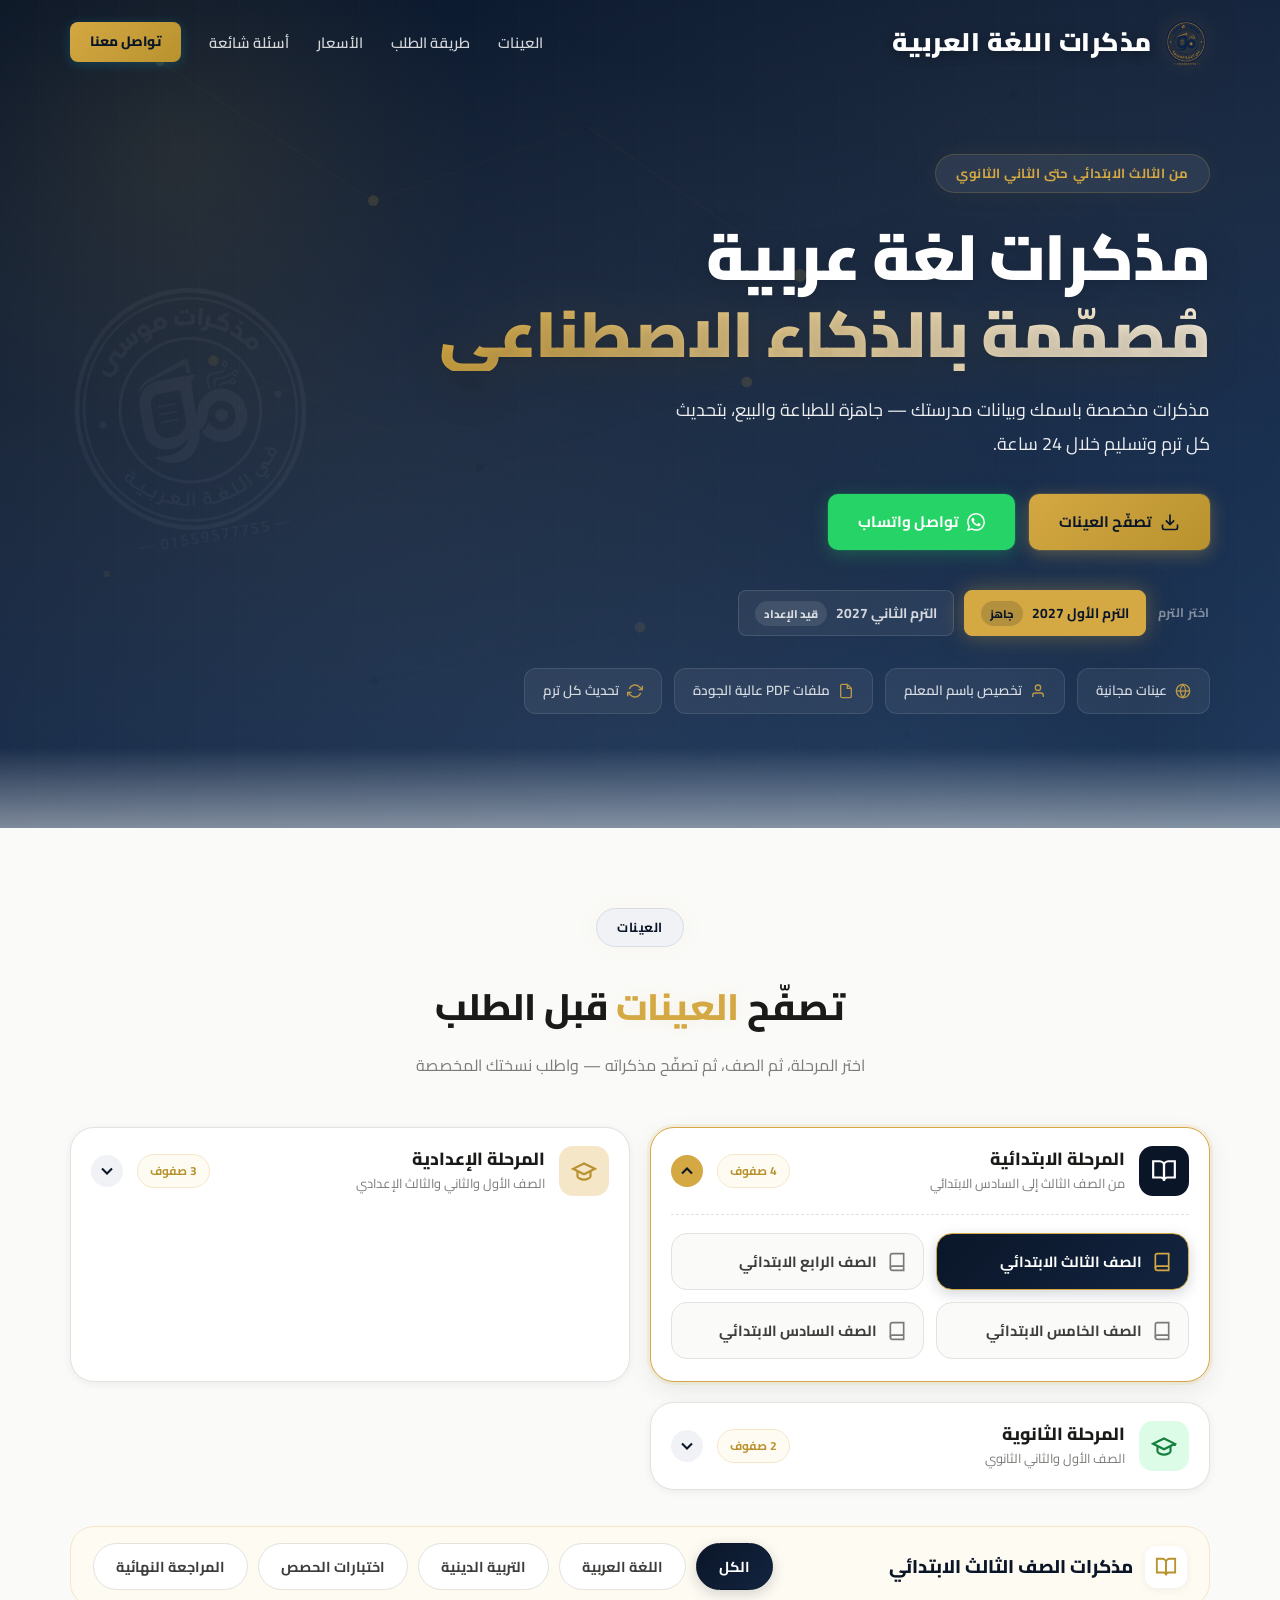
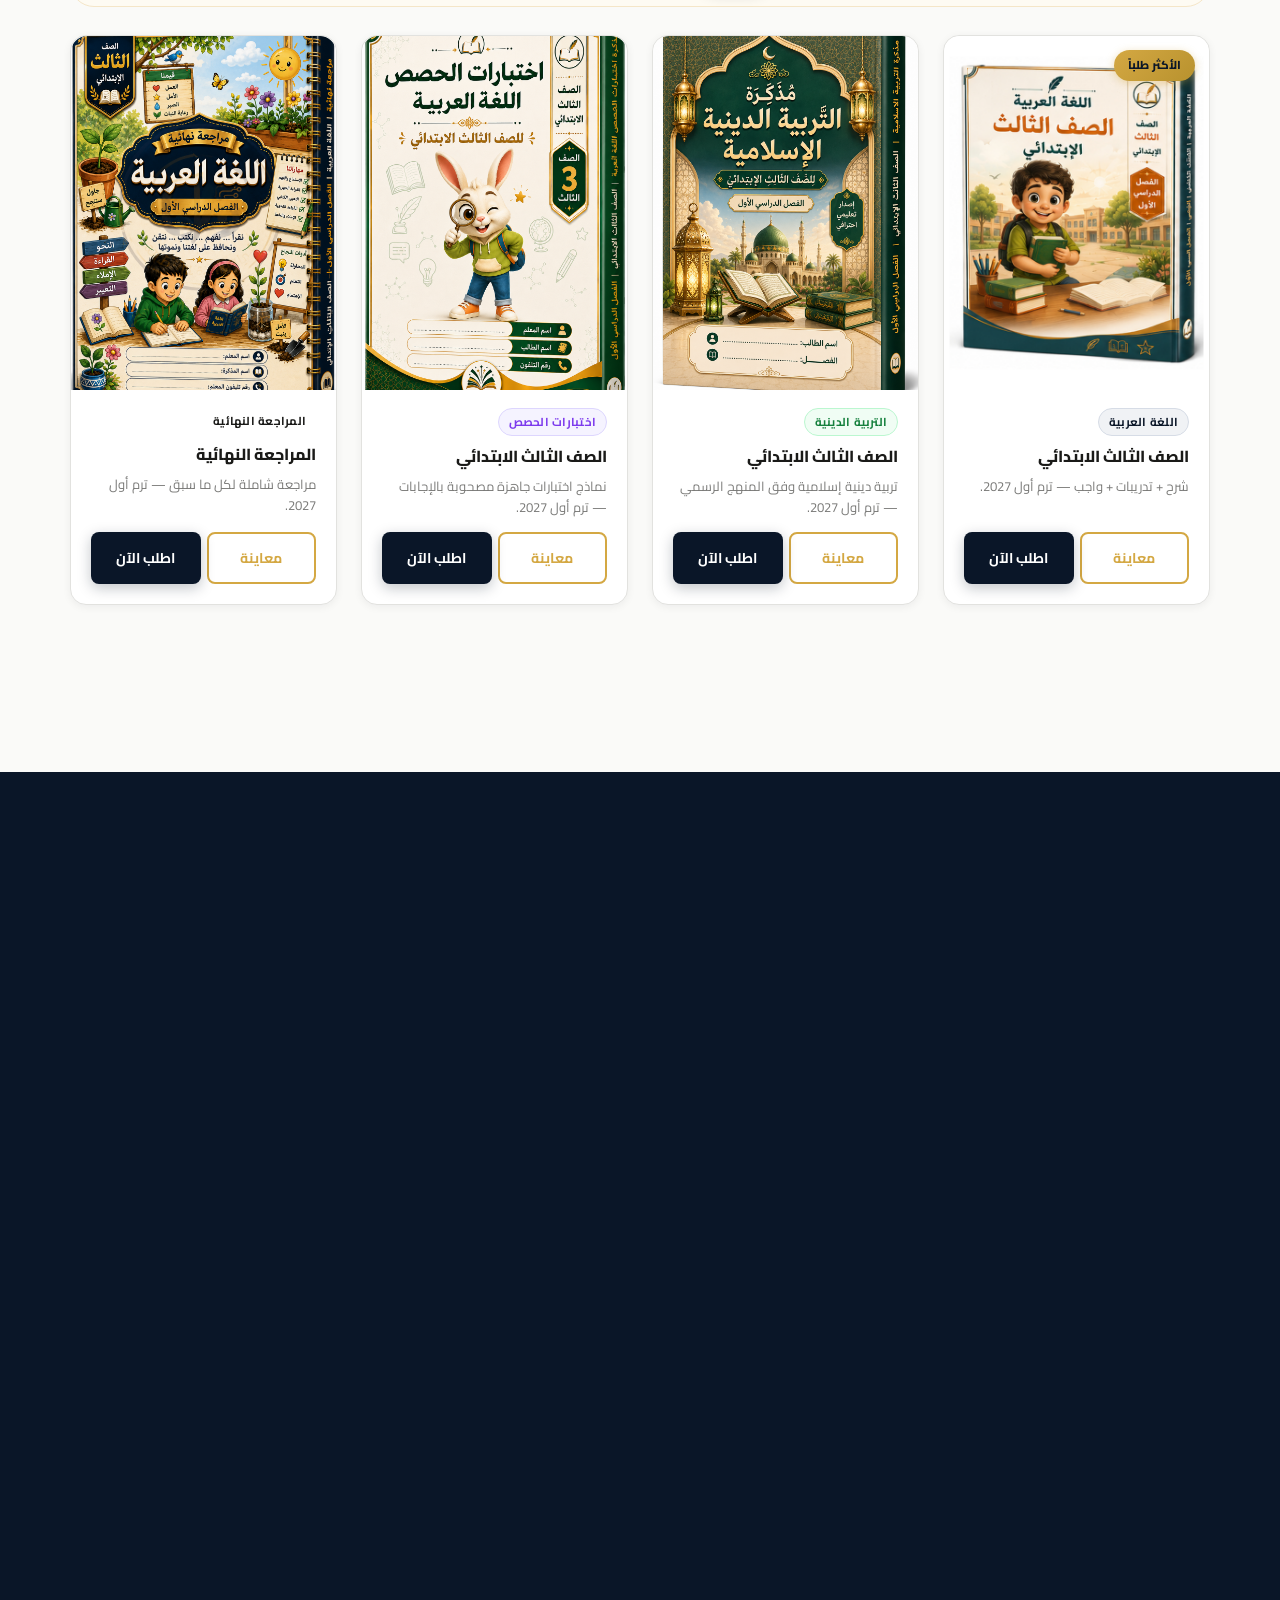
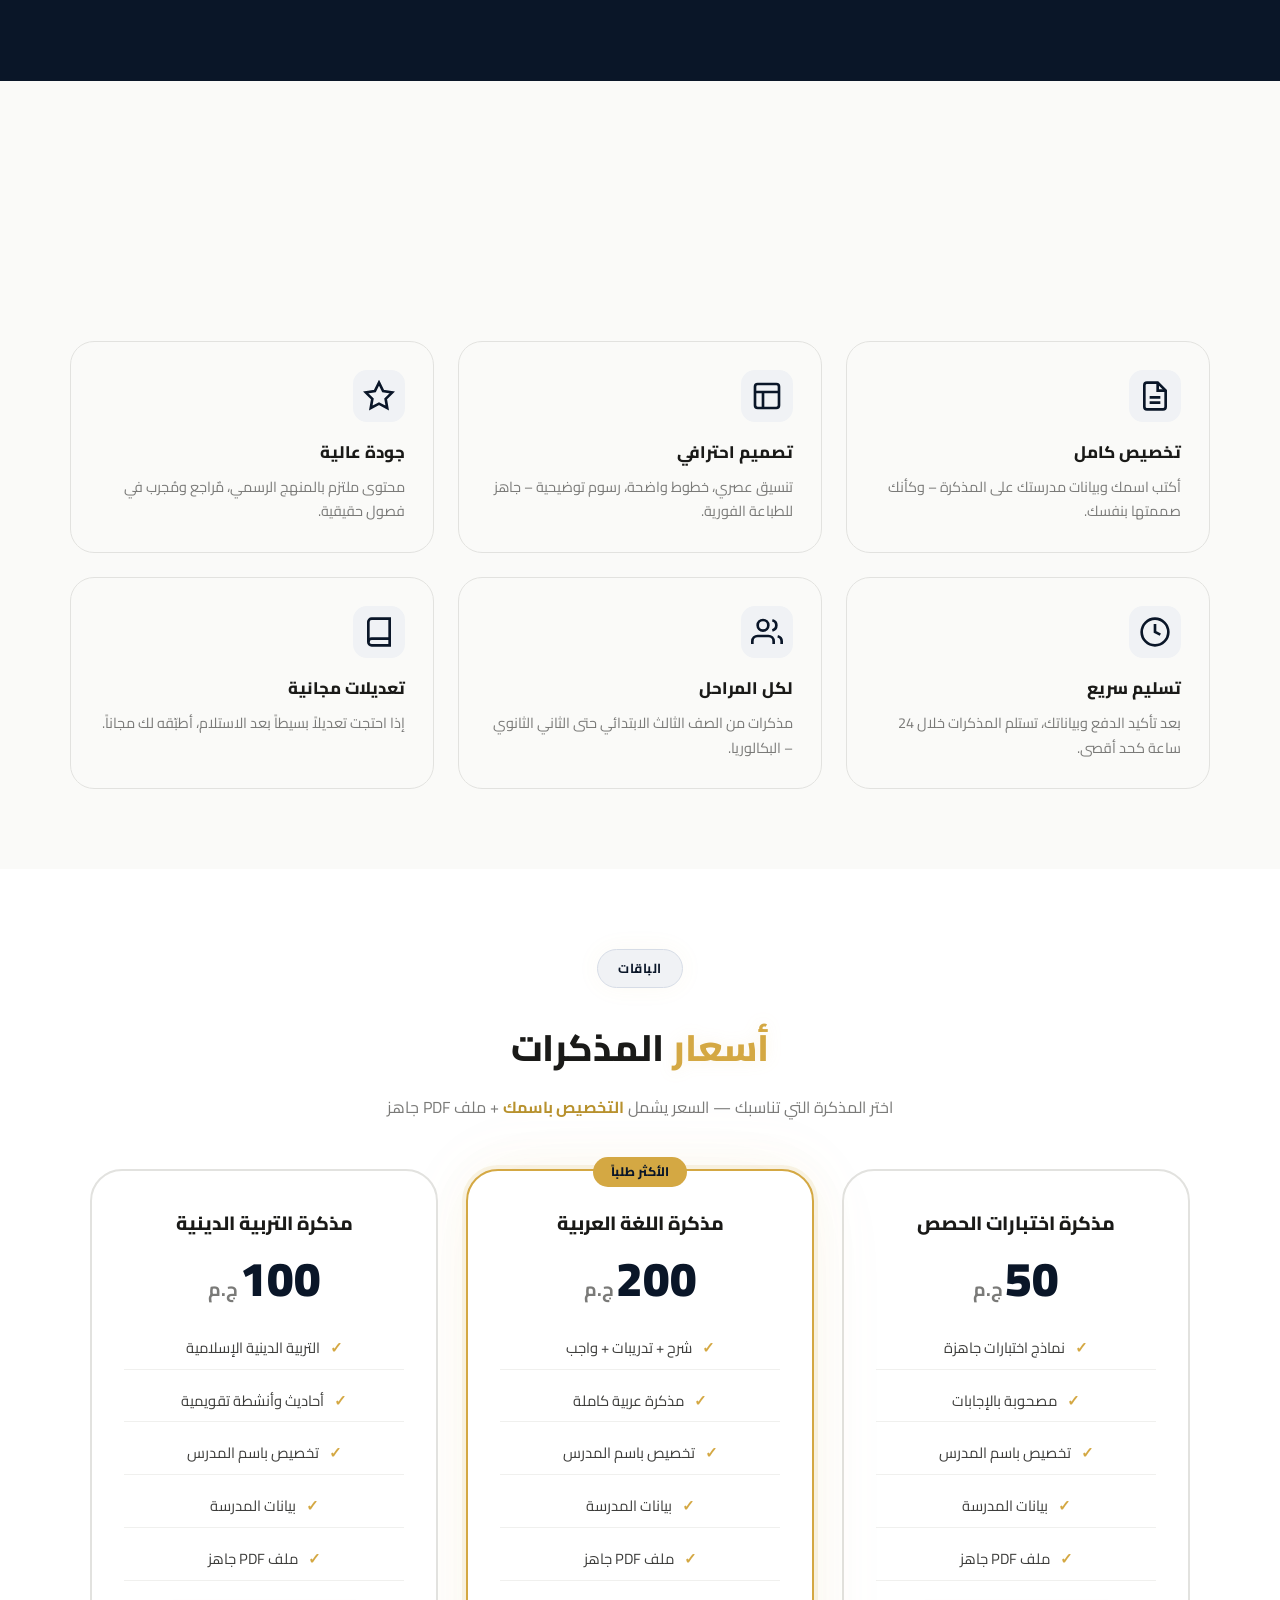
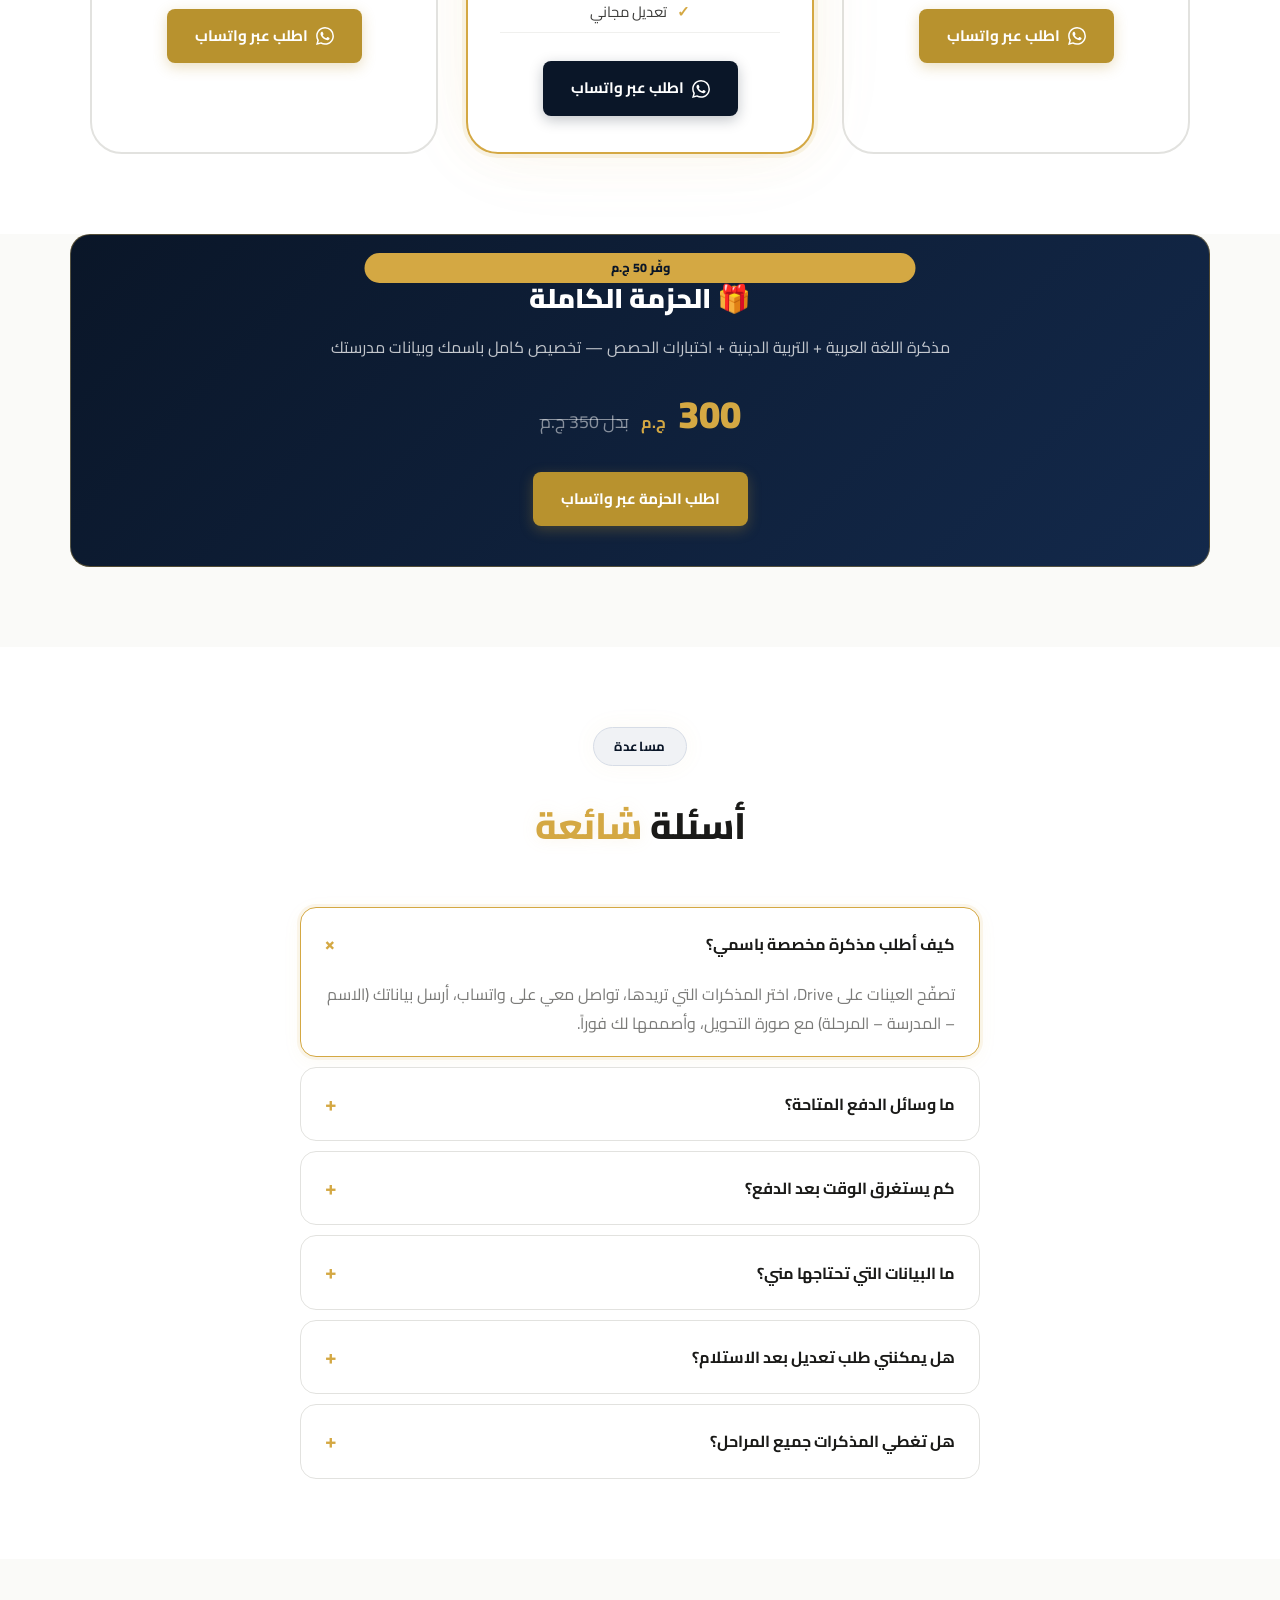
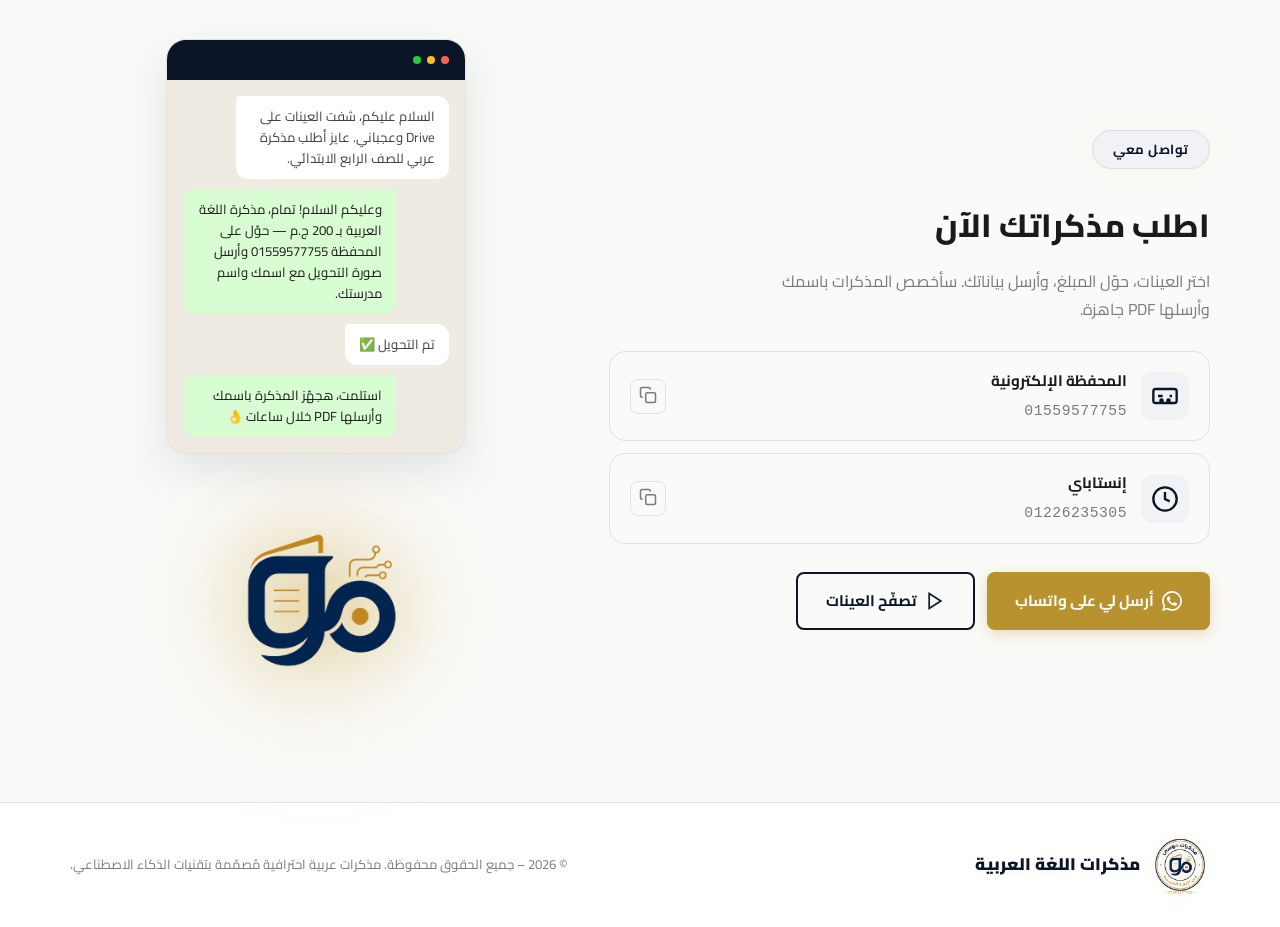
<file: index-before-update.html>
<!DOCTYPE html>
<html lang="ar" dir="rtl">
<head>
  <meta charset="UTF-8">
  <meta name="viewport" content="width=device-width, initial-scale=1.0">
  <title>مذكرات اللغة العربية | مُصمّمة بالذكاء الاصطناعي — الترم الأول 2027</title>
  <meta name="description" content="مذكرات لغة عربية احترافية مُصمّمة بتقنيات الذكاء الاصطناعي. جاهزة للتخصيص باسم المدرس وبيانات المدرسة — ملفات PDF جاهزة للطباعة.">
  <link rel="icon" type="image/png" href="logo/logo.png">
  <!-- Open Graph -->
  <meta property="og:title" content="مذكرات اللغة العربية | مُصمّمة بالذكاء الاصطناعي">
  <meta property="og:description" content="أصمّم لك مذكرات عربية كاملة باسمك وبيانات مدرستك، مُعالجة بتقنيات AI — جاهزة للطباعة والبيع.">
  <meta property="og:type" content="website">
  <meta property="og:image" content="https://y77mousa-lgtm.github.io/My-Website2/logo/2.png">
  <link rel="canonical" href="https://y77mousa-lgtm.github.io/My-Website2/">
  <meta property="og:url" content="https://y77mousa-lgtm.github.io/My-Website2/">
  <script type="application/ld+json">{"@context":"https://schema.org","@type":"FAQPage","mainEntity":[{"@type":"Question","name":"كيف أطلب مذكرة مخصصة باسمي؟","acceptedAnswer":{"@type":"Answer","text":"تصفّح العينات على Drive، اختر المذكرات التي تريدها، تواصل معي على واتساب، أرسل بياناتك (الاسم – المدرسة – المرحلة) مع صورة التحويل، وأصممها لك فوراً."}},{"@type":"Question","name":"ما وسائل الدفع المتاحة؟","acceptedAnswer":{"@type":"Answer","text":"يمكنك الدفع عبر المحفظة الإلكترونية على الرقم 01559577755 أو عبر تطبيق إنستاباي على الرقم 01226235305."}},{"@type":"Question","name":"كم يستغرق الوقت بعد الدفع؟","acceptedAnswer":{"@type":"Answer","text":"بعد استلام صورة التحويل وبياناتك، تستلم المذكرات خلال 24 ساعة كحد أقصى، وفي معظم الحالات أقل من 12 ساعة."}},{"@type":"Question","name":"ما البيانات التي تحتاجها مني؟","acceptedAnswer":{"@type":"Answer","text":"الاسم الرباعي – اسم المدرسة – المديرية التعليمية – المرحلة الدراسية – المادة – رقم الهاتف للتواصل."}},{"@type":"Question","name":"هل يمكنني طلب تعديل بعد الاستلام؟","acceptedAnswer":{"@type":"Answer","text":"نعم، التعديلات البسيطة مجانية، وأحرص على أن تكون راضياً تماماً عن المنتج النهائي."}},{"@type":"Question","name":"هل تغطي المذكرات جميع المراحل؟","acceptedAnswer":{"@type":"Answer","text":"نعم، أغطي المراحل الثلاث: الابتدائي (من الثالث إلى السادس) والإعدادي والثانوي (الأول والثاني الثانوي)."}}]}</script>
  <!-- Google Analytics (GA4): أنشئ عقاراً في analytics.google.com ثم احذف علامات التعليق واستبدل G-XXXXXXX بمعرّف القياس الخاص بك
  <script async src="https://www.googletagmanager.com/gtag/js?id=G-XXXXXXX"></script>
  <script>window.dataLayer=window.dataLayer||[];function gtag(){dataLayer.push(arguments)};gtag('js',new Date());gtag('config','G-XXXXXXX');</script>
  -->
  <meta property="og:locale" content="ar_EG">
  <link rel="stylesheet" href="styles.css">
  <link rel="preconnect" href="https://fonts.googleapis.com">
  <link rel="preconnect" href="https://fonts.gstatic.com" crossorigin>
  <link href="https://fonts.googleapis.com/css2?family=Cairo:wght@400;600;700;800;900&display=swap" rel="stylesheet">
</head>
<body>

  <!-- ===== شريط التنقل ===== -->
  <nav class="navbar" id="navbar">
    <div class="container nav-inner">
      <a href="#" class="logo">
        <img src="logo/logo.png" alt="شعار مذكرات اللغة العربية" class="logo-img">
        <span class="logo-text">مذكرات اللغة العربية</span>
      </a>
      <ul class="nav-links">
        <li><a href="#samples">العينات</a></li>
        <li><a href="#how">طريقة الطلب</a></li>
        <li><a href="#pricing">الأسعار</a></li>
        <li><a href="#faq">أسئلة شائعة</a></li>
        <li><a href="#contact" class="btn btn-nav">تواصل معنا</a></li>
      </ul>
      <button class="mobile-toggle" id="mobileToggle" aria-label="القائمة">
        <span></span><span></span><span></span>
      </button>
    </div>
  </nav>

  <!-- ===== شريط الترم اللاصق — يظهر بعد تجاوز الهيرو ===== -->
  <div class="term-bar" id="termBar" hidden role="group" aria-label="التبديل بين الترمات">
    <div class="container term-bar-inner">
      <span class="term-bar-lead">تصفّح حسب الترم</span>
      <button type="button" class="term-chip term-chip-sm is-active" data-term="t1" aria-pressed="true">
        <span class="term-chip-name">الترم الأول</span>
        <span class="term-chip-state">جاهز</span>
      </button>
      <button type="button" class="term-chip term-chip-sm" data-term="t2" aria-pressed="false">
        <span class="term-chip-name">الترم الثاني</span>
        <span class="term-chip-state">قيد الإعداد</span>
      </button>
    </div>
  </div>

  <!-- ===== الهيرو ===== -->
  <header class="hero">
    <div class="hero-bg">
      <div class="hero-pattern"></div>
      <div class="hero-glow"></div>
      <div class="hero-glow-secondary"></div>
      <!-- شبكة عصبية AI -->
      <svg class="neural-network" width="100%" height="100%" viewBox="0 0 1200 900" preserveAspectRatio="xMidYMid slice">
        <defs>
          <linearGradient id="neuralGrad" x1="0%" y1="0%" x2="100%" y2="100%">
            <stop offset="0%" stop-color="rgba(212,168,67,0.12)"/>
            <stop offset="100%" stop-color="rgba(10,22,40,0.06)"/>
          </linearGradient>
        </defs>
        <!-- خطوط الاتصال -->
        <line x1="150" y1="120" x2="350" y2="250" stroke="rgba(212,168,67,0.08)" stroke-width="1"/>
        <line x1="350" y1="250" x2="550" y2="180" stroke="rgba(212,168,67,0.06)" stroke-width="1"/>
        <line x1="550" y1="180" x2="750" y2="320" stroke="rgba(212,168,67,0.08)" stroke-width="1"/>
        <line x1="750" y1="320" x2="950" y2="150" stroke="rgba(10,22,40,0.06)" stroke-width="1"/>
        <line x1="200" y1="400" x2="450" y2="500" stroke="rgba(212,168,67,0.05)" stroke-width="1"/>
        <line x1="450" y1="500" x2="700" y2="420" stroke="rgba(10,22,40,0.07)" stroke-width="1"/>
        <line x1="700" y1="420" x2="900" y2="550" stroke="rgba(212,168,67,0.05)" stroke-width="1"/>
        <line x1="100" y1="600" x2="350" y2="700" stroke="rgba(212,168,67,0.04)" stroke-width="1"/>
        <line x1="350" y1="700" x2="600" y2="650" stroke="rgba(10,22,40,0.05)" stroke-width="1"/>
        <line x1="600" y1="650" x2="850" y2="750" stroke="rgba(212,168,67,0.04)" stroke-width="1"/>
        <line x1="150" y1="120" x2="200" y2="400" stroke="rgba(212,168,67,0.04)" stroke-width="1"/>
        <line x1="350" y1="250" x2="450" y2="500" stroke="rgba(212,168,67,0.03)" stroke-width="1"/>
        <line x1="550" y1="180" x2="700" y2="420" stroke="rgba(10,22,40,0.04)" stroke-width="1"/>
        <line x1="750" y1="320" x2="900" y2="550" stroke="rgba(212,168,67,0.03)" stroke-width="1"/>
        <!-- عُقد الشبكة العصبية -->
        <circle cx="150" cy="120" r="4" fill="rgba(212,168,67,0.25)" class="neural-node"/>
        <circle cx="350" cy="250" r="5" fill="rgba(212,168,67,0.3)" class="neural-node"/>
        <circle cx="550" cy="180" r="4" fill="rgba(10,22,40,0.25)" class="neural-node"/>
        <circle cx="750" cy="320" r="6" fill="rgba(212,168,67,0.35)" class="neural-node"/>
        <circle cx="950" cy="150" r="4" fill="rgba(10,22,40,0.2)" class="neural-node"/>
        <circle cx="200" cy="400" r="5" fill="rgba(212,168,67,0.2)" class="neural-node"/>
        <circle cx="450" cy="500" r="4" fill="rgba(10,22,40,0.25)" class="neural-node"/>
        <circle cx="700" cy="420" r="5" fill="rgba(212,168,67,0.3)" class="neural-node"/>
        <circle cx="900" cy="550" r="4" fill="rgba(10,22,40,0.2)" class="neural-node"/>
        <circle cx="100" cy="600" r="3" fill="rgba(212,168,67,0.15)" class="neural-node"/>
        <circle cx="350" cy="700" r="4" fill="rgba(10,22,40,0.2)" class="neural-node"/>
        <circle cx="600" cy="650" r="5" fill="rgba(212,168,67,0.2)" class="neural-node"/>
        <circle cx="850" cy="750" r="3" fill="rgba(10,22,40,0.15)" class="neural-node"/>
      </svg>
      <!-- جسيمات متحركة -->
      <div class="particles" id="particles"></div>
      <!-- زخرفة عربية هندسية -->
      <div class="arabic-pattern"></div>
    </div>
    <div class="container">
      <div class="hero-watermark"><img src="logo/logo.png" alt=""></div>
      <div class="hero-content">
        <span class="badge">من الثالث الابتدائي حتى الثاني الثانوي</span>
        <h1>مذكرات لغة عربية<br><span class="highlight">مُصمّمة بالذكاء الاصطناعي</span></h1>
        <p>مذكرات مخصصة باسمك وبيانات مدرستك — جاهزة للطباعة والبيع، بتحديث كل ترم وتسليم خلال 24 ساعة.</p>
        <div class="hero-actions">
          <a href="#samples" class="btn btn-primary">
            <svg width="20" height="20" viewBox="0 0 24 24" fill="none" stroke="currentColor" stroke-width="2"><path d="M21 15v4a2 2 0 01-2 2H5a2 2 0 01-2-2v-4"/><polyline points="7 10 12 15 17 10"/><line x1="12" y1="15" x2="12" y2="3"/></svg>
            تصفّح العينات
          </a>
          <a href="https://wa.me/201559577755?text=%D8%A7%D9%84%D8%B3%D9%84%D8%A7%D9%85%20%D8%B9%D9%84%D9%8A%D9%83%D9%85%20%F0%9F%91%8B%20%D8%A3%D8%B1%D8%BA%D8%A8%20%D9%81%D9%8A%20%D8%A7%D9%84%D8%A7%D8%B3%D8%AA%D9%81%D8%B3%D8%A7%D8%B1%20%D8%B9%D9%86%20%D8%A7%D9%84%D9%85%D8%B0%D9%83%D8%B1%D8%A7%D8%AA%20%D8%A7%D9%84%D9%85%D8%AE%D8%B5%D8%B5%D8%A9%20%D8%A8%D8%A7%D8%B3%D9%85%20%D8%A7%D9%84%D9%85%D8%B9%D9%84%D9%85" target="_blank" class="btn btn-whatsapp">
            <svg width="18" height="18" viewBox="0 0 24 24" fill="currentColor"><path d="M17.472 14.382c-.297-.149-1.758-.867-2.03-.967-.273-.099-.471-.148-.67.15-.197.297-.767.966-.94 1.164-.173.199-.347.223-.644.075-.297-.15-1.255-.463-2.39-1.475-.883-.788-1.48-1.761-1.653-2.059-.173-.297-.018-.458.13-.606.134-.133.298-.347.446-.52.149-.174.198-.298.298-.497.099-.198.05-.371-.025-.52-.075-.149-.669-1.612-.916-2.207-.242-.579-.487-.5-.669-.51-.173-.008-.371-.01-.57-.01-.198 0-.52.074-.792.372-.272.297-1.04 1.016-1.04 2.479 0 1.462 1.065 2.875 1.213 3.074.149.198 2.096 3.2 5.077 4.487.709.306 1.262.489 1.694.625.712.227 1.36.195 1.871.118.571-.085 1.758-.719 2.006-1.413.248-.694.248-1.289.173-1.413-.074-.124-.272-.198-.57-.347m-5.421 7.403h-.004a9.87 9.87 0 01-5.031-1.378l-.361-.214-3.741.982.998-3.648-.235-.374a9.86 9.86 0 01-1.51-5.26c.001-5.45 4.436-9.884 9.888-9.884 2.64 0 5.122 1.03 6.988 2.898a9.825 9.825 0 012.893 6.994c-.003 5.45-4.437 9.884-9.885 9.884m8.413-18.297A11.815 11.815 0 0012.05 0C5.495 0 .16 5.335.157 11.892c0 2.096.547 4.142 1.588 5.945L.057 24l6.305-1.654a11.882 11.882 0 005.683 1.448h.005c6.554 0 11.89-5.335 11.893-11.893a11.821 11.821 0 00-3.48-8.413z"/></svg>
            تواصل واتساب
          </a>
        </div>
        <!-- ===== رقّتا الترم — مصدر التحكّم الوحيد ===== -->
        <!-- البوابة كلها في ثابت واحد: T2_PUBLISHED داخل الـ JavaScript. -->
        <div class="term-pick" hidden role="group" aria-label="اختيار الترم الدراسي">
          <span class="term-pick-label">اختر الترم</span>
          <button type="button" class="term-chip is-active" data-term="t1" aria-pressed="true">
            <span class="term-chip-name">الترم الأول 2027</span>
            <span class="term-chip-state">جاهز</span>
          </button>
          <button type="button" class="term-chip" data-term="t2" aria-pressed="false">
            <span class="term-chip-name">الترم الثاني 2027</span>
            <span class="term-chip-state">قيد الإعداد</span>
          </button>
        </div>
        <div class="hero-capsules">
          <div class="hero-capsule">
            <svg width="16" height="16" viewBox="0 0 24 24" fill="none" stroke="currentColor" stroke-width="2"><circle cx="12" cy="12" r="10"/><path d="M2 12h20"/><path d="M12 2a15.3 15.3 0 014 10 15.3 15.3 0 01-4 10 15.3 15.3 0 01-4-10 15.3 15.3 0 014-10z"/></svg>
            <span>عينات مجانية</span>
          </div>
          <div class="hero-capsule">
            <svg width="16" height="16" viewBox="0 0 24 24" fill="none" stroke="currentColor" stroke-width="2"><path d="M20 21v-2a4 4 0 00-4-4H8a4 4 0 00-4 4v2"/><circle cx="12" cy="7" r="4"/></svg>
            <span>تخصيص باسم المعلم</span>
          </div>
          <div class="hero-capsule">
            <svg width="16" height="16" viewBox="0 0 24 24" fill="none" stroke="currentColor" stroke-width="2"><path d="M14 2H6a2 2 0 00-2 2v16a2 2 0 002 2h12a2 2 0 002-2V8z"/><polyline points="14 2 14 8 20 8"/></svg>
            <span>ملفات PDF عالية الجودة</span>
          </div>
          <div class="hero-capsule">
            <svg width="16" height="16" viewBox="0 0 24 24" fill="none" stroke="currentColor" stroke-width="2"><polyline points="23 4 23 10 17 10"/><polyline points="1 20 1 14 7 14"/><path d="M3.51 9a9 9 0 0114.85-3.36L23 10M1 14l4.64 4.36A9 9 0 0020.49 15"/></svg>
            <span>تحديث كل ترم</span>
          </div>
        </div>
      </div>
    </div>
  </header>

  <!-- ===== العينات المتاحة ===== -->
  <section id="samples" class="section">
    <div class="container">
      <div class="section-header fade-up">
        <span class="badge badge-navy">العينات</span>
        <h2>تصفّح <span class="gold-accent">العينات</span> قبل الطلب</h2>
        <p>اختر المرحلة، ثم الصف، ثم تصفّح مذكراته — واطلب نسختك المخصصة</p>
      </div>

      <!-- ===== اختيار المرحلة (أكورديون) ===== -->
      <div class="stages fade-up" id="stages">

        <!-- المرحلة الابتدائية -->
        <div class="stage-card open" data-stage="primary">
          <button class="stage-head" type="button" aria-expanded="true">
            <span class="stage-icon stage-icon-primary" aria-hidden="true">
              <svg width="26" height="26" viewBox="0 0 24 24" fill="none" stroke="currentColor" stroke-width="2"><path d="M2 3h6a4 4 0 014 4v14a3 3 0 00-3-3H2z"/><path d="M22 3h-6a4 4 0 00-4 4v14a3 3 0 013-3h7z"/></svg>
            </span>
            <span class="stage-meta">
              <span class="stage-name">المرحلة الابتدائية</span>
              <span class="stage-sub">من الصف الثالث إلى السادس الابتدائي</span>
            </span>
            <span class="stage-count">4 صفوف</span>
            <span class="stage-chevron" aria-hidden="true">
              <svg width="20" height="20" viewBox="0 0 24 24" fill="none" stroke="currentColor" stroke-width="2.5"><polyline points="6 9 12 15 18 9"/></svg>
            </span>
          </button>
          <div class="stage-body">
            <div class="stage-body-inner">
              <div class="grades-grid" data-stage-grades="primary">
                <button class="grade-card active" type="button" data-grade="prim3">
                  <svg width="20" height="20" viewBox="0 0 24 24" fill="none" stroke="currentColor" stroke-width="2"><path d="M4 19.5A2.5 2.5 0 016.5 17H20"/><path d="M6.5 2H20v20H6.5A2.5 2.5 0 014 19.5v-15A2.5 2.5 0 016.5 2z"/></svg>
                  <span>الصف الثالث الابتدائي</span>
                </button>
                <button class="grade-card" type="button" data-grade="prim4">
                  <svg width="20" height="20" viewBox="0 0 24 24" fill="none" stroke="currentColor" stroke-width="2"><path d="M4 19.5A2.5 2.5 0 016.5 17H20"/><path d="M6.5 2H20v20H6.5A2.5 2.5 0 014 19.5v-15A2.5 2.5 0 016.5 2z"/></svg>
                  <span>الصف الرابع الابتدائي</span>
                </button>
                <button class="grade-card" type="button" data-grade="prim5">
                  <svg width="20" height="20" viewBox="0 0 24 24" fill="none" stroke="currentColor" stroke-width="2"><path d="M4 19.5A2.5 2.5 0 016.5 17H20"/><path d="M6.5 2H20v20H6.5A2.5 2.5 0 014 19.5v-15A2.5 2.5 0 016.5 2z"/></svg>
                  <span>الصف الخامس الابتدائي</span>
                </button>
                <button class="grade-card" type="button" data-grade="prim6">
                  <svg width="20" height="20" viewBox="0 0 24 24" fill="none" stroke="currentColor" stroke-width="2"><path d="M4 19.5A2.5 2.5 0 016.5 17H20"/><path d="M6.5 2H20v20H6.5A2.5 2.5 0 014 19.5v-15A2.5 2.5 0 016.5 2z"/></svg>
                  <span>الصف السادس الابتدائي</span>
                </button>
              </div>
            </div>
          </div>
        </div>

        <!-- المرحلة الإعدادية -->
        <div class="stage-card" data-stage="prep">
          <button class="stage-head" type="button" aria-expanded="false">
            <span class="stage-icon stage-icon-prep" aria-hidden="true">
              <svg width="26" height="26" viewBox="0 0 24 24" fill="none" stroke="currentColor" stroke-width="2"><path d="M22 10L12 5 2 10l10 5 10-5z"/><path d="M6 12v5c0 1 3 3 6 3s6-2 6-3v-5"/></svg>
            </span>
            <span class="stage-meta">
              <span class="stage-name">المرحلة الإعدادية</span>
              <span class="stage-sub">الصف الأول والثاني والثالث الإعدادي</span>
            </span>
            <span class="stage-count">3 صفوف</span>
            <span class="stage-chevron" aria-hidden="true">
              <svg width="20" height="20" viewBox="0 0 24 24" fill="none" stroke="currentColor" stroke-width="2.5"><polyline points="6 9 12 15 18 9"/></svg>
            </span>
          </button>
          <div class="stage-body">
            <div class="stage-body-inner">
              <div class="grades-grid" data-stage-grades="prep">
                <button class="grade-card" type="button" data-grade="prep1">
                  <svg width="20" height="20" viewBox="0 0 24 24" fill="none" stroke="currentColor" stroke-width="2"><path d="M4 19.5A2.5 2.5 0 016.5 17H20"/><path d="M6.5 2H20v20H6.5A2.5 2.5 0 014 19.5v-15A2.5 2.5 0 016.5 2z"/></svg>
                  <span>الصف الأول الإعدادي</span>
                </button>
                <button class="grade-card" type="button" data-grade="prep2">
                  <svg width="20" height="20" viewBox="0 0 24 24" fill="none" stroke="currentColor" stroke-width="2"><path d="M4 19.5A2.5 2.5 0 016.5 17H20"/><path d="M6.5 2H20v20H6.5A2.5 2.5 0 014 19.5v-15A2.5 2.5 0 016.5 2z"/></svg>
                  <span>الصف الثاني الإعدادي</span>
                </button>
                <button class="grade-card" type="button" data-grade="prep3">
                  <svg width="20" height="20" viewBox="0 0 24 24" fill="none" stroke="currentColor" stroke-width="2"><path d="M4 19.5A2.5 2.5 0 016.5 17H20"/><path d="M6.5 2H20v20H6.5A2.5 2.5 0 014 19.5v-15A2.5 2.5 0 016.5 2z"/></svg>
                  <span>الصف الثالث الإعدادي</span>
                </button>
              </div>
            </div>
          </div>
        </div>

      <!-- المرحلة الثانوية -->
      <div class="stage-card" data-stage="sec">
        <button class="stage-head" type="button" aria-expanded="false">
          <span class="stage-icon stage-icon-sec" aria-hidden="true">
            <svg width="26" height="26" viewBox="0 0 24 24" fill="none" stroke="currentColor" stroke-width="2"><path d="M22 10v2M2 10l10-5 10 5-10 5z"/><path d="M6 12v5c0 1 3 3 6 3s6-2 6-3v-5"/></svg>
          </span>
          <span class="stage-meta">
            <span class="stage-name">المرحلة الثانوية</span>
            <span class="stage-sub">الصف الأول والثاني الثانوي</span>
          </span>
          <span class="stage-count">2 صفوف</span>
          <span class="stage-chevron" aria-hidden="true">
            <svg width="20" height="20" viewBox="0 0 24 24" fill="none" stroke="currentColor" stroke-width="2.5"><polyline points="6 9 12 15 18 9"/></svg>
          </span>
        </button>
        <div class="stage-body">
          <div class="stage-body-inner">
            <div class="grades-grid" data-stage-grades="sec">
              <button class="grade-card" type="button" data-grade="sec1">
                <svg width="20" height="20" viewBox="0 0 24 24" fill="none" stroke="currentColor" stroke-width="2"><path d="M4 19.5A2.5 2.5 0 016.5 17H20"/><path d="M6.5 2H20v20H6.5A2.5 2.5 0 014 19.5v-15A2.5 2.5 0 016.5 2z"/></svg>
                <span>الصف الأول الثانوي</span>
              </button>
              <button class="grade-card" type="button" data-grade="sec2">
                <svg width="20" height="20" viewBox="0 0 24 24" fill="none" stroke="currentColor" stroke-width="2"><path d="M4 19.5A2.5 2.5 0 016.5 17H20"/><path d="M6.5 2H20v20H6.5A2.5 2.5 0 014 19.5v-15A2.5 2.5 0 016.5 2z"/></svg>
                <span>الصف الثاني الثانوي – البكالوريا</span>
              </button>
            </div>
          </div>
        </div>
      </div>

      </div>
      <div class="grade-result fade-up" id="gradeResult">
        <div class="grade-result-title">
          <span class="grade-result-icon" aria-hidden="true">
            <svg width="22" height="22" viewBox="0 0 24 24" fill="none" stroke="currentColor" stroke-width="2"><path d="M2 3h6a4 4 0 014 4v14a3 3 0 00-3-3H2z"/><path d="M22 3h-6a4 4 0 00-4 4v14a3 3 0 013-3h7z"/></svg>
          </span>
          <h3 id="gradeResultName">مذكرات الصف الثالث الابتدائي</h3>
        </div>
        <div class="sample-tabs" role="tablist">
          <button class="sample-tab active" data-category="all">الكل</button>
          <button class="sample-tab" data-category="arabic">اللغة العربية</button>
          <button class="sample-tab" data-category="religion">التربية الدينية</button>
          <button class="sample-tab" data-category="exams">اختبارات الحصص</button>
          <!-- [تعديل] تبويب "المراجعة النهائية" يعرض بطاقة المراجعة للصفوف التي تُقدَّم لها (الابتدائي والإعدادي). -->
          <button class="sample-tab" data-category="review">المراجعة النهائية</button>
        </div>
      </div>

      <div class="samples-grid fade-up" id="samplesGrid">

        <!-- ============================================================ -->
        <!-- نموذج البيانات: كل بطاقة تحمل data-term + data-category + data-stage + data-grade، -->
        <!-- والمحاور الأربعة تُصفَّى معًا في applyFilters داخل الـ JavaScript. -->
        <!-- عدم وجود بطاقة = المادة غير مقدَّمة لهذا المرحلة. -->
        <!-- بطاقة بـ class="coming-soon" = المادة مقدَّمة لكن لم تُنشر بعد. -->
        <!-- ============================================================ -->

        <!-- ============================================================ -->
        <!-- ===== اللغة العربية (ترم أول) — 9 صفوف: 8 متاحة + 3ع قريبًا ===== -->
        <!-- ============================================================ -->

        <article class="sample-cover-card" data-term="t1" data-category="arabic" data-stage="primary" data-grade="prim3">
          <div class="cover-wrapper">
            <img src="covers/Arabic/prim3.png" alt="غلاف مذكرة اللغة العربية - الصف الثالث الابتدائي" class="cover-img" loading="lazy">
            <span class="cover-tag">الأكثر طلباً</span>
            <div class="cover-overlay">
              <a href="https://drive.google.com/drive/folders/1JAs79w9QZi_2v-r1Kb-Xq6Mxx18mHrQ4?usp=sharing" target="_blank" class="btn btn-primary btn-sm">
                <svg width="18" height="18" viewBox="0 0 24 24" fill="none" stroke="currentColor" stroke-width="2"><path d="M2 3h6a4 4 0 014 4v14a3 3 0 00-3-3H2z"/><path d="M22 3h-6a4 4 0 00-4 4v14a3 3 0 013-3h7z"/></svg>
                تصفّح العينة
              </a>
            </div>
          </div>
          <div class="cover-info">
            <span class="cover-category">اللغة العربية</span>
            <h3>الصف الثالث الابتدائي</h3>
            <p>شرح + تدريبات + واجب — ترم أول 2027.</p>
            <div class="cover-actions">
              <a href="https://drive.google.com/drive/folders/1JAs79w9QZi_2v-r1Kb-Xq6Mxx18mHrQ4?usp=sharing" target="_blank" class="btn btn-outline-gold btn-sm">معاينة</a>
              <a href="#pricing" class="btn btn-navy btn-sm">اطلب الآن</a>
            </div>
          </div>
        </article>

        <article class="sample-cover-card" data-term="t1" data-category="arabic" data-stage="primary" data-grade="prim4">
          <div class="cover-wrapper">
            <img src="covers/Arabic/prim4.png" alt="غلاف مذكرة اللغة العربية - الصف الرابع الابتدائي" class="cover-img" loading="lazy">
            <div class="cover-overlay">
              <a href="https://drive.google.com/drive/folders/1JAs79w9QZi_2v-r1Kb-Xq6Mxx18mHrQ4?usp=sharing" target="_blank" class="btn btn-primary btn-sm">
                <svg width="18" height="18" viewBox="0 0 24 24" fill="none" stroke="currentColor" stroke-width="2"><path d="M2 3h6a4 4 0 014 4v14a3 3 0 00-3-3H2z"/><path d="M22 3h-6a4 4 0 00-4 4v14a3 3 0 013-3h7z"/></svg>
                تصفّح العينة
              </a>
            </div>
          </div>
          <div class="cover-info">
            <span class="cover-category">اللغة العربية</span>
            <h3>الصف الرابع الابتدائي</h3>
            <p>شرح + تدريبات + واجب — ترم أول 2027.</p>
            <div class="cover-actions">
              <a href="https://drive.google.com/drive/folders/1JAs79w9QZi_2v-r1Kb-Xq6Mxx18mHrQ4?usp=sharing" target="_blank" class="btn btn-outline-gold btn-sm">معاينة</a>
              <a href="#pricing" class="btn btn-navy btn-sm">اطلب الآن</a>
            </div>
          </div>
        </article>

        <article class="sample-cover-card" data-term="t1" data-category="arabic" data-stage="primary" data-grade="prim5">
          <div class="cover-wrapper">
            <img src="covers/Arabic/prim5.png" alt="غلاف مذكرة اللغة العربية - الصف الخامس الابتدائي" class="cover-img" loading="lazy">
            <div class="cover-overlay">
              <a href="https://drive.google.com/drive/folders/1JAs79w9QZi_2v-r1Kb-Xq6Mxx18mHrQ4?usp=sharing" target="_blank" class="btn btn-primary btn-sm">
                <svg width="18" height="18" viewBox="0 0 24 24" fill="none" stroke="currentColor" stroke-width="2"><path d="M2 3h6a4 4 0 014 4v14a3 3 0 00-3-3H2z"/><path d="M22 3h-6a4 4 0 00-4 4v14a3 3 0 013-3h7z"/></svg>
                تصفّح العينة
              </a>
            </div>
          </div>
          <div class="cover-info">
            <span class="cover-category">اللغة العربية</span>
            <h3>الصف الخامس الابتدائي</h3>
            <p>شرح + تدريبات + واجب — ترم أول 2027.</p>
            <div class="cover-actions">
              <a href="https://drive.google.com/drive/folders/1JAs79w9QZi_2v-r1Kb-Xq6Mxx18mHrQ4?usp=sharing" target="_blank" class="btn btn-outline-gold btn-sm">معاينة</a>
              <a href="#pricing" class="btn btn-navy btn-sm">اطلب الآن</a>
            </div>
          </div>
        </article>

        <article class="sample-cover-card" data-term="t1" data-category="arabic" data-stage="primary" data-grade="prim6">
          <div class="cover-wrapper">
            <img src="covers/Arabic/prim6.png" alt="غلاف مذكرة اللغة العربية - الصف السادس الابتدائي" class="cover-img" loading="lazy">
            <div class="cover-overlay">
              <a href="https://drive.google.com/drive/folders/1JAs79w9QZi_2v-r1Kb-Xq6Mxx18mHrQ4?usp=sharing" target="_blank" class="btn btn-primary btn-sm">
                <svg width="18" height="18" viewBox="0 0 24 24" fill="none" stroke="currentColor" stroke-width="2"><path d="M2 3h6a4 4 0 014 4v14a3 3 0 00-3-3H2z"/><path d="M22 3h-6a4 4 0 00-4 4v14a3 3 0 013-3h7z"/></svg>
                تصفّح العينة
              </a>
            </div>
          </div>
          <div class="cover-info">
            <span class="cover-category">اللغة العربية</span>
            <h3>الصف السادس الابتدائي</h3>
            <p>شرح + تدريبات + واجب — ترم أول 2027.</p>
            <div class="cover-actions">
              <a href="https://drive.google.com/drive/folders/1JAs79w9QZi_2v-r1Kb-Xq6Mxx18mHrQ4?usp=sharing" target="_blank" class="btn btn-outline-gold btn-sm">معاينة</a>
              <a href="#pricing" class="btn btn-navy btn-sm">اطلب الآن</a>
            </div>
          </div>
        </article>

        <article class="sample-cover-card" data-term="t1" data-category="arabic" data-stage="prep" data-grade="prep1">
          <div class="cover-wrapper">
            <img src="covers/Arabic/prep1.png" alt="غلاف مذكرة اللغة العربية - الصف الأول الإعدادي" class="cover-img" loading="lazy">
            <span class="cover-tag">جديد</span>
            <div class="cover-overlay">
              <a href="https://drive.google.com/drive/folders/1JAs79w9QZi_2v-r1Kb-Xq6Mxx18mHrQ4?usp=sharing" target="_blank" class="btn btn-primary btn-sm">
                <svg width="18" height="18" viewBox="0 0 24 24" fill="none" stroke="currentColor" stroke-width="2"><path d="M2 3h6a4 4 0 014 4v14a3 3 0 00-3-3H2z"/><path d="M22 3h-6a4 4 0 00-4 4v14a3 3 0 013-3h7z"/></svg>
                تصفّح العينة
              </a>
            </div>
          </div>
          <div class="cover-info">
            <span class="cover-category">اللغة العربية</span>
            <h3>الصف الأول الإعدادي</h3>
            <p>شرح + تدريبات + واجب — ترم أول 2027.</p>
            <div class="cover-actions">
              <a href="https://drive.google.com/drive/folders/1JAs79w9QZi_2v-r1Kb-Xq6Mxx18mHrQ4?usp=sharing" target="_blank" class="btn btn-outline-gold btn-sm">معاينة</a>
              <a href="#pricing" class="btn btn-navy btn-sm">اطلب الآن</a>
            </div>
          </div>
        </article>

        <article class="sample-cover-card" data-term="t1" data-category="arabic" data-stage="prep" data-grade="prep2">
          <div class="cover-wrapper">
            <img src="covers/Arabic/prep2.png" alt="غلاف مذكرة اللغة العربية - الصف الثاني الإعدادي" class="cover-img" loading="lazy">
            <div class="cover-overlay">
              <a href="https://drive.google.com/drive/folders/1JAs79w9QZi_2v-r1Kb-Xq6Mxx18mHrQ4?usp=sharing" target="_blank" class="btn btn-primary btn-sm">
                <svg width="18" height="18" viewBox="0 0 24 24" fill="none" stroke="currentColor" stroke-width="2"><path d="M2 3h6a4 4 0 014 4v14a3 3 0 00-3-3H2z"/><path d="M22 3h-6a4 4 0 00-4 4v14a3 3 0 013-3h7z"/></svg>
                تصفّح العينة
              </a>
            </div>
          </div>
          <div class="cover-info">
            <span class="cover-category">اللغة العربية</span>
            <h3>الصف الثاني الإعدادي</h3>
            <p>شرح + تدريبات + واجب — ترم أول 2027.</p>
            <div class="cover-actions">
              <a href="https://drive.google.com/drive/folders/1JAs79w9QZi_2v-r1Kb-Xq6Mxx18mHrQ4?usp=sharing" target="_blank" class="btn btn-outline-gold btn-sm">معاينة</a>
              <a href="#pricing" class="btn btn-navy btn-sm">اطلب الآن</a>
            </div>
          </div>
        </article>

        <!-- ============================================================ -->
        <!-- ===== التربية الدينية (ترم أول) — 7 صفوف: 6 متاحة + 3ع قريبًا — غير مقدَّمة للثانوي ===== -->
        <!-- ============================================================ -->

        <article class="sample-cover-card" data-term="t1" data-category="religion" data-stage="primary" data-grade="prim3">
          <div class="cover-wrapper">
            <img src="covers/Religion/prim3.png" alt="غلاف مذكرة التربية الدينية - الصف الثالث الابتدائي" class="cover-img" loading="lazy">
            <div class="cover-overlay">
              <a href="https://drive.google.com/drive/folders/1JAs79w9QZi_2v-r1Kb-Xq6Mxx18mHrQ4?usp=sharing" target="_blank" class="btn btn-primary btn-sm">
                <svg width="18" height="18" viewBox="0 0 24 24" fill="none" stroke="currentColor" stroke-width="2"><path d="M2 3h6a4 4 0 014 4v14a3 3 0 00-3-3H2z"/><path d="M22 3h-6a4 4 0 00-4 4v14a3 3 0 013-3h7z"/></svg>
                تصفّح العينة
              </a>
            </div>
          </div>
          <div class="cover-info">
            <span class="cover-category">التربية الدينية</span>
            <h3>الصف الثالث الابتدائي</h3>
            <p>تربية دينية إسلامية وفق المنهج الرسمي — ترم أول 2027.</p>
            <div class="cover-actions">
              <a href="https://drive.google.com/drive/folders/1JAs79w9QZi_2v-r1Kb-Xq6Mxx18mHrQ4?usp=sharing" target="_blank" class="btn btn-outline-gold btn-sm">معاينة</a>
              <a href="#pricing" class="btn btn-navy btn-sm">اطلب الآن</a>
            </div>
          </div>
        </article>

        <article class="sample-cover-card" data-term="t1" data-category="religion" data-stage="primary" data-grade="prim4">
          <div class="cover-wrapper">
            <img src="covers/Religion/prim4.png" alt="غلاف مذكرة التربية الدينية - الصف الرابع الابتدائي" class="cover-img" loading="lazy">
            <div class="cover-overlay">
              <a href="https://drive.google.com/drive/folders/1JAs79w9QZi_2v-r1Kb-Xq6Mxx18mHrQ4?usp=sharing" target="_blank" class="btn btn-primary btn-sm">
                <svg width="18" height="18" viewBox="0 0 24 24" fill="none" stroke="currentColor" stroke-width="2"><path d="M2 3h6a4 4 0 014 4v14a3 3 0 00-3-3H2z"/><path d="M22 3h-6a4 4 0 00-4 4v14a3 3 0 013-3h7z"/></svg>
                تصفّح العينة
              </a>
            </div>
          </div>
          <div class="cover-info">
            <span class="cover-category">التربية الدينية</span>
            <h3>الصف الرابع الابتدائي</h3>
            <p>تربية دينية إسلامية وفق المنهج الرسمي — ترم أول 2027.</p>
            <div class="cover-actions">
              <a href="https://drive.google.com/drive/folders/1JAs79w9QZi_2v-r1Kb-Xq6Mxx18mHrQ4?usp=sharing" target="_blank" class="btn btn-outline-gold btn-sm">معاينة</a>
              <a href="#pricing" class="btn btn-navy btn-sm">اطلب الآن</a>
            </div>
          </div>
        </article>

        <article class="sample-cover-card" data-term="t1" data-category="religion" data-stage="primary" data-grade="prim5">
          <div class="cover-wrapper">
            <img src="covers/Religion/prim5.png" alt="غلاف مذكرة التربية الدينية - الصف الخامس الابتدائي" class="cover-img" loading="lazy">
            <div class="cover-overlay">
              <a href="https://drive.google.com/drive/folders/1JAs79w9QZi_2v-r1Kb-Xq6Mxx18mHrQ4?usp=sharing" target="_blank" class="btn btn-primary btn-sm">
                <svg width="18" height="18" viewBox="0 0 24 24" fill="none" stroke="currentColor" stroke-width="2"><path d="M2 3h6a4 4 0 014 4v14a3 3 0 00-3-3H2z"/><path d="M22 3h-6a4 4 0 00-4 4v14a3 3 0 013-3h7z"/></svg>
                تصفّح العينة
              </a>
            </div>
          </div>
          <div class="cover-info">
            <span class="cover-category">التربية الدينية</span>
            <h3>الصف الخامس الابتدائي</h3>
            <p>تربية دينية إسلامية وفق المنهج الرسمي — ترم أول 2027.</p>
            <div class="cover-actions">
              <a href="https://drive.google.com/drive/folders/1JAs79w9QZi_2v-r1Kb-Xq6Mxx18mHrQ4?usp=sharing" target="_blank" class="btn btn-outline-gold btn-sm">معاينة</a>
              <a href="#pricing" class="btn btn-navy btn-sm">اطلب الآن</a>
            </div>
          </div>
        </article>

        <article class="sample-cover-card" data-term="t1" data-category="religion" data-stage="primary" data-grade="prim6">
          <div class="cover-wrapper">
            <img src="covers/Religion/prim6.png" alt="غلاف مذكرة التربية الدينية - الصف السادس الابتدائي" class="cover-img" loading="lazy">
            <div class="cover-overlay">
              <a href="https://drive.google.com/drive/folders/1JAs79w9QZi_2v-r1Kb-Xq6Mxx18mHrQ4?usp=sharing" target="_blank" class="btn btn-primary btn-sm">
                <svg width="18" height="18" viewBox="0 0 24 24" fill="none" stroke="currentColor" stroke-width="2"><path d="M2 3h6a4 4 0 014 4v14a3 3 0 00-3-3H2z"/><path d="M22 3h-6a4 4 0 00-4 4v14a3 3 0 013-3h7z"/></svg>
                تصفّح العينة
              </a>
            </div>
          </div>
          <div class="cover-info">
            <span class="cover-category">التربية الدينية</span>
            <h3>الصف السادس الابتدائي</h3>
            <p>تربية دينية إسلامية وفق المنهج الرسمي — ترم أول 2027.</p>
            <div class="cover-actions">
              <a href="https://drive.google.com/drive/folders/1JAs79w9QZi_2v-r1Kb-Xq6Mxx18mHrQ4?usp=sharing" target="_blank" class="btn btn-outline-gold btn-sm">معاينة</a>
              <a href="#pricing" class="btn btn-navy btn-sm">اطلب الآن</a>
            </div>
          </div>
        </article>

        <article class="sample-cover-card" data-term="t1" data-category="religion" data-stage="prep" data-grade="prep1">
          <div class="cover-wrapper">
            <img src="covers/Religion/prep1.png" alt="غلاف مذكرة التربية الدينية - الصف الأول الإعدادي" class="cover-img" loading="lazy">
            <div class="cover-overlay">
              <a href="https://drive.google.com/drive/folders/1JAs79w9QZi_2v-r1Kb-Xq6Mxx18mHrQ4?usp=sharing" target="_blank" class="btn btn-primary btn-sm">
                <svg width="18" height="18" viewBox="0 0 24 24" fill="none" stroke="currentColor" stroke-width="2"><path d="M2 3h6a4 4 0 014 4v14a3 3 0 00-3-3H2z"/><path d="M22 3h-6a4 4 0 00-4 4v14a3 3 0 013-3h7z"/></svg>
                تصفّح العينة
              </a>
            </div>
          </div>
          <div class="cover-info">
            <span class="cover-category">التربية الدينية</span>
            <h3>الصف الأول الإعدادي</h3>
            <p>تربية دينية إسلامية وفق المنهج الرسمي — ترم أول 2027.</p>
            <div class="cover-actions">
              <a href="https://drive.google.com/drive/folders/1JAs79w9QZi_2v-r1Kb-Xq6Mxx18mHrQ4?usp=sharing" target="_blank" class="btn btn-outline-gold btn-sm">معاينة</a>
              <a href="#pricing" class="btn btn-navy btn-sm">اطلب الآن</a>
            </div>
          </div>
        </article>

        <article class="sample-cover-card" data-term="t1" data-category="religion" data-stage="prep" data-grade="prep2">
          <div class="cover-wrapper">
            <img src="covers/Religion/prep2.png" alt="غلاف مذكرة التربية الدينية - الصف الثاني الإعدادي" class="cover-img" loading="lazy">
            <div class="cover-overlay">
              <a href="https://drive.google.com/drive/folders/1JAs79w9QZi_2v-r1Kb-Xq6Mxx18mHrQ4?usp=sharing" target="_blank" class="btn btn-primary btn-sm">
                <svg width="18" height="18" viewBox="0 0 24 24" fill="none" stroke="currentColor" stroke-width="2"><path d="M2 3h6a4 4 0 014 4v14a3 3 0 00-3-3H2z"/><path d="M22 3h-6a4 4 0 00-4 4v14a3 3 0 013-3h7z"/></svg>
                تصفّح العينة
              </a>
            </div>
          </div>
          <div class="cover-info">
            <span class="cover-category">التربية الدينية</span>
            <h3>الصف الثاني الإعدادي</h3>
            <p>تربية دينية إسلامية وفق المنهج الرسمي — ترم أول 2027.</p>
            <div class="cover-actions">
              <a href="https://drive.google.com/drive/folders/1JAs79w9QZi_2v-r1Kb-Xq6Mxx18mHrQ4?usp=sharing" target="_blank" class="btn btn-outline-gold btn-sm">معاينة</a>
              <a href="#pricing" class="btn btn-navy btn-sm">اطلب الآن</a>
            </div>
          </div>
        </article>

        <!-- ============================================================ -->
        <!-- ===== اختبارات الحصص (ترم أول) — 8 صفوف متاحة — لا تُقدَّم للثاني الثانوي ===== -->
        <!-- ============================================================ -->

        <article class="sample-cover-card" data-term="t1" data-category="exams" data-stage="primary" data-grade="prim3">
          <div class="cover-wrapper">
            <img src="covers/Tests/prim3.png" alt="غلاف اختبارات الحصص - الصف الثالث الابتدائي" class="cover-img" loading="lazy">
            <div class="cover-overlay">
              <a href="https://drive.google.com/drive/folders/1JAs79w9QZi_2v-r1Kb-Xq6Mxx18mHrQ4?usp=sharing" target="_blank" class="btn btn-primary btn-sm">
                <svg width="18" height="18" viewBox="0 0 24 24" fill="none" stroke="currentColor" stroke-width="2"><path d="M2 3h6a4 4 0 014 4v14a3 3 0 00-3-3H2z"/><path d="M22 3h-6a4 4 0 00-4 4v14a3 3 0 013-3h7z"/></svg>
                تصفّح العينة
              </a>
            </div>
          </div>
          <div class="cover-info">
            <span class="cover-category">اختبارات الحصص</span>
            <h3>الصف الثالث الابتدائي</h3>
            <p>نماذج اختبارات جاهزة مصحوبة بالإجابات — ترم أول 2027.</p>
            <div class="cover-actions">
              <a href="https://drive.google.com/drive/folders/1JAs79w9QZi_2v-r1Kb-Xq6Mxx18mHrQ4?usp=sharing" target="_blank" class="btn btn-outline-gold btn-sm">معاينة</a>
              <a href="#pricing" class="btn btn-navy btn-sm">اطلب الآن</a>
            </div>
          </div>
        </article>

        <article class="sample-cover-card" data-term="t1" data-category="exams" data-stage="primary" data-grade="prim4">
          <div class="cover-wrapper">
            <img src="covers/Tests/prim4.png" alt="غلاف اختبارات الحصص - الصف الرابع الابتدائي" class="cover-img" loading="lazy">
            <div class="cover-overlay">
              <a href="https://drive.google.com/drive/folders/1JAs79w9QZi_2v-r1Kb-Xq6Mxx18mHrQ4?usp=sharing" target="_blank" class="btn btn-primary btn-sm">
                <svg width="18" height="18" viewBox="0 0 24 24" fill="none" stroke="currentColor" stroke-width="2"><path d="M2 3h6a4 4 0 014 4v14a3 3 0 00-3-3H2z"/><path d="M22 3h-6a4 4 0 00-4 4v14a3 3 0 013-3h7z"/></svg>
                تصفّح العينة
              </a>
            </div>
          </div>
          <div class="cover-info">
            <span class="cover-category">اختبارات الحصص</span>
            <h3>الصف الرابع الابتدائي</h3>
            <p>نماذج اختبارات جاهزة مصحوبة بالإجابات — ترم أول 2027.</p>
            <div class="cover-actions">
              <a href="https://drive.google.com/drive/folders/1JAs79w9QZi_2v-r1Kb-Xq6Mxx18mHrQ4?usp=sharing" target="_blank" class="btn btn-outline-gold btn-sm">معاينة</a>
              <a href="#pricing" class="btn btn-navy btn-sm">اطلب الآن</a>
            </div>
          </div>
        </article>

        <article class="sample-cover-card" data-term="t1" data-category="exams" data-stage="primary" data-grade="prim5">
          <div class="cover-wrapper">
            <img src="covers/Tests/prim5.png" alt="غلاف اختبارات الحصص - الصف الخامس الابتدائي" class="cover-img" loading="lazy">
            <div class="cover-overlay">
              <a href="https://drive.google.com/drive/folders/1JAs79w9QZi_2v-r1Kb-Xq6Mxx18mHrQ4?usp=sharing" target="_blank" class="btn btn-primary btn-sm">
                <svg width="18" height="18" viewBox="0 0 24 24" fill="none" stroke="currentColor" stroke-width="2"><path d="M2 3h6a4 4 0 014 4v14a3 3 0 00-3-3H2z"/><path d="M22 3h-6a4 4 0 00-4 4v14a3 3 0 013-3h7z"/></svg>
                تصفّح العينة
              </a>
            </div>
          </div>
          <div class="cover-info">
            <span class="cover-category">اختبارات الحصص</span>
            <h3>الصف الخامس الابتدائي</h3>
            <p>نماذج اختبارات جاهزة مصحوبة بالإجابات — ترم أول 2027.</p>
            <div class="cover-actions">
              <a href="https://drive.google.com/drive/folders/1JAs79w9QZi_2v-r1Kb-Xq6Mxx18mHrQ4?usp=sharing" target="_blank" class="btn btn-outline-gold btn-sm">معاينة</a>
              <a href="#pricing" class="btn btn-navy btn-sm">اطلب الآن</a>
            </div>
          </div>
        </article>

        <article class="sample-cover-card" data-term="t1" data-category="exams" data-stage="primary" data-grade="prim6">
          <div class="cover-wrapper">
            <img src="covers/Tests/prim6.png" alt="غلاف اختبارات الحصص - الصف السادس الابتدائي" class="cover-img" loading="lazy">
            <div class="cover-overlay">
              <a href="https://drive.google.com/drive/folders/1JAs79w9QZi_2v-r1Kb-Xq6Mxx18mHrQ4?usp=sharing" target="_blank" class="btn btn-primary btn-sm">
                <svg width="18" height="18" viewBox="0 0 24 24" fill="none" stroke="currentColor" stroke-width="2"><path d="M2 3h6a4 4 0 014 4v14a3 3 0 00-3-3H2z"/><path d="M22 3h-6a4 4 0 00-4 4v14a3 3 0 013-3h7z"/></svg>
                تصفّح العينة
              </a>
            </div>
          </div>
          <div class="cover-info">
            <span class="cover-category">اختبارات الحصص</span>
            <h3>الصف السادس الابتدائي</h3>
            <p>نماذج اختبارات جاهزة مصحوبة بالإجابات — ترم أول 2027.</p>
            <div class="cover-actions">
              <a href="https://drive.google.com/drive/folders/1JAs79w9QZi_2v-r1Kb-Xq6Mxx18mHrQ4?usp=sharing" target="_blank" class="btn btn-outline-gold btn-sm">معاينة</a>
              <a href="#pricing" class="btn btn-navy btn-sm">اطلب الآن</a>
            </div>
          </div>
        </article>

        <article class="sample-cover-card" data-term="t1" data-category="exams" data-stage="prep" data-grade="prep1">
          <div class="cover-wrapper">
            <img src="covers/Tests/prp1.png" alt="غلاف اختبارات الحصص - الصف الأول الإعدادي" class="cover-img" loading="lazy">
            <div class="cover-overlay">
              <a href="https://drive.google.com/drive/folders/1JAs79w9QZi_2v-r1Kb-Xq6Mxx18mHrQ4?usp=sharing" target="_blank" class="btn btn-primary btn-sm">
                <svg width="18" height="18" viewBox="0 0 24 24" fill="none" stroke="currentColor" stroke-width="2"><path d="M2 3h6a4 4 0 014 4v14a3 3 0 00-3-3H2z"/><path d="M22 3h-6a4 4 0 00-4 4v14a3 3 0 013-3h7z"/></svg>
                تصفّح العينة
              </a>
            </div>
          </div>
          <div class="cover-info">
            <span class="cover-category">اختبارات الحصص</span>
            <h3>الصف الأول الإعدادي</h3>
            <p>نماذج اختبارات جاهزة مصحوبة بالإجابات — ترم أول 2027.</p>
            <div class="cover-actions">
              <a href="https://drive.google.com/drive/folders/1JAs79w9QZi_2v-r1Kb-Xq6Mxx18mHrQ4?usp=sharing" target="_blank" class="btn btn-outline-gold btn-sm">معاينة</a>
              <a href="#pricing" class="btn btn-navy btn-sm">اطلب الآن</a>
            </div>
          </div>
        </article>

        <article class="sample-cover-card" data-term="t1" data-category="exams" data-stage="prep" data-grade="prep2">
          <div class="cover-wrapper">
            <img src="covers/Tests/prp2.png" alt="غلاف اختبارات الحصص - الصف الثاني الإعدادي" class="cover-img" loading="lazy">
            <div class="cover-overlay">
              <a href="https://drive.google.com/drive/folders/1JAs79w9QZi_2v-r1Kb-Xq6Mxx18mHrQ4?usp=sharing" target="_blank" class="btn btn-primary btn-sm">
                <svg width="18" height="18" viewBox="0 0 24 24" fill="none" stroke="currentColor" stroke-width="2"><path d="M2 3h6a4 4 0 014 4v14a3 3 0 00-3-3H2z"/><path d="M22 3h-6a4 4 0 00-4 4v14a3 3 0 013-3h7z"/></svg>
                تصفّح العينة
              </a>
            </div>
          </div>
          <div class="cover-info">
            <span class="cover-category">اختبارات الحصص</span>
            <h3>الصف الثاني الإعدادي</h3>
            <p>نماذج اختبارات جاهزة مصحوبة بالإجابات — ترم أول 2027.</p>
            <div class="cover-actions">
              <a href="https://drive.google.com/drive/folders/1JAs79w9QZi_2v-r1Kb-Xq6Mxx18mHrQ4?usp=sharing" target="_blank" class="btn btn-outline-gold btn-sm">معاينة</a>
              <a href="#pricing" class="btn btn-navy btn-sm">اطلب الآن</a>
            </div>
          </div>
        </article>

        <article class="sample-cover-card" data-term="t1" data-category="exams" data-stage="prep" data-grade="prep3">
          <div class="cover-wrapper">
            <img src="covers/Tests/prep3.png" alt="غلاف اختبارات الحصص - الصف الثالث الإعدادي" class="cover-img" loading="lazy">
            <div class="cover-overlay">
              <a href="https://drive.google.com/drive/folders/1JAs79w9QZi_2v-r1Kb-Xq6Mxx18mHrQ4?usp=sharing" target="_blank" class="btn btn-primary btn-sm">
                <svg width="18" height="18" viewBox="0 0 24 24" fill="none" stroke="currentColor" stroke-width="2"><path d="M2 3h6a4 4 0 014 4v14a3 3 0 00-3-3H2z"/><path d="M22 3h-6a4 4 0 00-4 4v14a3 3 0 013-3h7z"/></svg>
                تصفّح العينة
              </a>
            </div>
          </div>
          <div class="cover-info">
            <span class="cover-category">اختبارات الحصص</span>
            <h3>الصف الثالث الإعدادي</h3>
            <p>نماذج اختبارات جاهزة مصحوبة بالإجابات — ترم أول 2027.</p>
            <div class="cover-actions">
              <a href="https://drive.google.com/drive/folders/1JAs79w9QZi_2v-r1Kb-Xq6Mxx18mHrQ4?usp=sharing" target="_blank" class="btn btn-outline-gold btn-sm">معاينة</a>
              <a href="#pricing" class="btn btn-navy btn-sm">اطلب الآن</a>
            </div>
          </div>
        </article>

      <!-- ============================================================ -->
      <!-- ===== المراجعة النهائية (ترم أول) — 7 صفوف: 6 متاحة + 3ع قريبًا ===== -->
      <!-- تظهر داخل كل صف بنفس تصميم بطاقات المذكرات، ويعرضها تبويبا "الكل" و"المراجعة النهائية". -->
      <!-- البطاقات المنشورة تحمل رابط Drive كما تفعل بقية البطاقات. -->
      <!-- البطاقة غير المنشورة (3ع) تستخدم كلاسات "قريبًا": coming-soon / cover-tag-soon / btn-soon. -->
      <!-- ============================================================ -->

      <!-- المراجعة النهائية — الصف الثالث الابتدائي -->
      <article class="sample-cover-card" data-term="t1" data-category="review" data-stage="primary" data-grade="prim3">
        <div class="cover-wrapper">
          <img src="covers/Final Review/prim3.png" alt="غلاف المراجعة النهائية - الصف الثالث الابتدائي" class="cover-img" loading="lazy">
          <div class="cover-overlay">
            <a href="https://drive.google.com/drive/folders/1JAs79w9QZi_2v-r1Kb-Xq6Mxx18mHrQ4?usp=sharing" target="_blank" class="btn btn-primary btn-sm">
              <svg width="18" height="18" viewBox="0 0 24 24" fill="none" stroke="currentColor" stroke-width="2"><path d="M2 3h6a4 4 0 014 4v14a3 3 0 00-3-3H2z"/><path d="M22 3h-6a4 4 0 00-4 4v14a3 3 0 013-3h7z"/></svg>
              تصفّح العينة
            </a>
          </div>
        </div>
        <div class="cover-info">
          <span class="cover-category">المراجعة النهائية</span>
          <h3>المراجعة النهائية</h3>
          <p>مراجعة شاملة لكل ما سبق — ترم أول 2027.</p>
          <div class="cover-actions">
            <a href="https://drive.google.com/drive/folders/1JAs79w9QZi_2v-r1Kb-Xq6Mxx18mHrQ4?usp=sharing" target="_blank" class="btn btn-outline-gold btn-sm">معاينة</a>
            <a href="#pricing" class="btn btn-navy btn-sm">اطلب الآن</a>
          </div>
        </div>
      </article>

      <!-- المراجعة النهائية — الصف الرابع الابتدائي -->
      <article class="sample-cover-card" data-term="t1" data-category="review" data-stage="primary" data-grade="prim4">
        <div class="cover-wrapper">
          <img src="covers/Final Review/prim4.png" alt="غلاف المراجعة النهائية - الصف الرابع الابتدائي" class="cover-img" loading="lazy">
          <div class="cover-overlay">
            <a href="https://drive.google.com/drive/folders/1JAs79w9QZi_2v-r1Kb-Xq6Mxx18mHrQ4?usp=sharing" target="_blank" class="btn btn-primary btn-sm">
              <svg width="18" height="18" viewBox="0 0 24 24" fill="none" stroke="currentColor" stroke-width="2"><path d="M2 3h6a4 4 0 014 4v14a3 3 0 00-3-3H2z"/><path d="M22 3h-6a4 4 0 00-4 4v14a3 3 0 013-3h7z"/></svg>
              تصفّح العينة
            </a>
          </div>
        </div>
        <div class="cover-info">
          <span class="cover-category">المراجعة النهائية</span>
          <h3>المراجعة النهائية</h3>
          <p>مراجعة شاملة لكل ما سبق — ترم أول 2027.</p>
          <div class="cover-actions">
            <a href="https://drive.google.com/drive/folders/1JAs79w9QZi_2v-r1Kb-Xq6Mxx18mHrQ4?usp=sharing" target="_blank" class="btn btn-outline-gold btn-sm">معاينة</a>
            <a href="#pricing" class="btn btn-navy btn-sm">اطلب الآن</a>
          </div>
        </div>
      </article>

      <!-- المراجعة النهائية — الصف الخامس الابتدائي -->
      <article class="sample-cover-card" data-term="t1" data-category="review" data-stage="primary" data-grade="prim5">
        <div class="cover-wrapper">
          <img src="covers/Final Review/prim5.png" alt="غلاف المراجعة النهائية - الصف الخامس الابتدائي" class="cover-img" loading="lazy">
          <div class="cover-overlay">
            <a href="https://drive.google.com/drive/folders/1JAs79w9QZi_2v-r1Kb-Xq6Mxx18mHrQ4?usp=sharing" target="_blank" class="btn btn-primary btn-sm">
              <svg width="18" height="18" viewBox="0 0 24 24" fill="none" stroke="currentColor" stroke-width="2"><path d="M2 3h6a4 4 0 014 4v14a3 3 0 00-3-3H2z"/><path d="M22 3h-6a4 4 0 00-4 4v14a3 3 0 013-3h7z"/></svg>
              تصفّح العينة
            </a>
          </div>
        </div>
        <div class="cover-info">
          <span class="cover-category">المراجعة النهائية</span>
          <h3>المراجعة النهائية</h3>
          <p>مراجعة شاملة لكل ما سبق — ترم أول 2027.</p>
          <div class="cover-actions">
            <a href="https://drive.google.com/drive/folders/1JAs79w9QZi_2v-r1Kb-Xq6Mxx18mHrQ4?usp=sharing" target="_blank" class="btn btn-outline-gold btn-sm">معاينة</a>
            <a href="#pricing" class="btn btn-navy btn-sm">اطلب الآن</a>
          </div>
        </div>
      </article>

      <!-- المراجعة النهائية — الصف السادس الابتدائي -->
      <article class="sample-cover-card" data-term="t1" data-category="review" data-stage="primary" data-grade="prim6">
        <div class="cover-wrapper">
          <img src="covers/Final Review/prim6.png" alt="غلاف المراجعة النهائية - الصف السادس الابتدائي" class="cover-img" loading="lazy">
          <div class="cover-overlay">
            <a href="https://drive.google.com/drive/folders/1JAs79w9QZi_2v-r1Kb-Xq6Mxx18mHrQ4?usp=sharing" target="_blank" class="btn btn-primary btn-sm">
              <svg width="18" height="18" viewBox="0 0 24 24" fill="none" stroke="currentColor" stroke-width="2"><path d="M2 3h6a4 4 0 014 4v14a3 3 0 00-3-3H2z"/><path d="M22 3h-6a4 4 0 00-4 4v14a3 3 0 013-3h7z"/></svg>
              تصفّح العينة
            </a>
          </div>
        </div>
        <div class="cover-info">
          <span class="cover-category">المراجعة النهائية</span>
          <h3>المراجعة النهائية</h3>
          <p>مراجعة شاملة لكل ما سبق — ترم أول 2027.</p>
          <div class="cover-actions">
            <a href="https://drive.google.com/drive/folders/1JAs79w9QZi_2v-r1Kb-Xq6Mxx18mHrQ4?usp=sharing" target="_blank" class="btn btn-outline-gold btn-sm">معاينة</a>
            <a href="#pricing" class="btn btn-navy btn-sm">اطلب الآن</a>
          </div>
        </div>
      </article>

      <!-- المراجعة النهائية — الصف الأول الإعدادي -->
      <article class="sample-cover-card" data-term="t1" data-category="review" data-stage="prep" data-grade="prep1">
        <div class="cover-wrapper">
          <img src="covers/Final Review/prep1.png" alt="غلاف المراجعة النهائية - الصف الأول الإعدادي" class="cover-img" loading="lazy">
          <div class="cover-overlay">
            <a href="https://drive.google.com/drive/folders/1JAs79w9QZi_2v-r1Kb-Xq6Mxx18mHrQ4?usp=sharing" target="_blank" class="btn btn-primary btn-sm">
              <svg width="18" height="18" viewBox="0 0 24 24" fill="none" stroke="currentColor" stroke-width="2"><path d="M2 3h6a4 4 0 014 4v14a3 3 0 00-3-3H2z"/><path d="M22 3h-6a4 4 0 00-4 4v14a3 3 0 013-3h7z"/></svg>
              تصفّح العينة
            </a>
          </div>
        </div>
        <div class="cover-info">
          <span class="cover-category">المراجعة النهائية</span>
          <h3>المراجعة النهائية</h3>
          <p>مراجعة شاملة لكل ما سبق — ترم أول 2027.</p>
          <div class="cover-actions">
            <a href="https://drive.google.com/drive/folders/1JAs79w9QZi_2v-r1Kb-Xq6Mxx18mHrQ4?usp=sharing" target="_blank" class="btn btn-outline-gold btn-sm">معاينة</a>
            <a href="#pricing" class="btn btn-navy btn-sm">اطلب الآن</a>
          </div>
        </div>
      </article>

      <!-- المراجعة النهائية — الصف الثاني الإعدادي -->
      <article class="sample-cover-card" data-term="t1" data-category="review" data-stage="prep" data-grade="prep2">
        <div class="cover-wrapper">
          <img src="covers/Final Review/prep2.png" alt="غلاف المراجعة النهائية - الصف الثاني الإعدادي" class="cover-img" loading="lazy">
          <div class="cover-overlay">
            <a href="https://drive.google.com/drive/folders/1JAs79w9QZi_2v-r1Kb-Xq6Mxx18mHrQ4?usp=sharing" target="_blank" class="btn btn-primary btn-sm">
              <svg width="18" height="18" viewBox="0 0 24 24" fill="none" stroke="currentColor" stroke-width="2"><path d="M2 3h6a4 4 0 014 4v14a3 3 0 00-3-3H2z"/><path d="M22 3h-6a4 4 0 00-4 4v14a3 3 0 013-3h7z"/></svg>
              تصفّح العينة
            </a>
          </div>
        </div>
        <div class="cover-info">
          <span class="cover-category">المراجعة النهائية</span>
          <h3>المراجعة النهائية</h3>
          <p>مراجعة شاملة لكل ما سبق — ترم أول 2027.</p>
          <div class="cover-actions">
            <a href="https://drive.google.com/drive/folders/1JAs79w9QZi_2v-r1Kb-Xq6Mxx18mHrQ4?usp=sharing" target="_blank" class="btn btn-outline-gold btn-sm">معاينة</a>
            <a href="#pricing" class="btn btn-navy btn-sm">اطلب الآن</a>
          </div>
        </div>
      </article>

      <!-- المراجعة النهائية — الصف الثالث الإعدادي -->
      <article class="sample-cover-card coming-soon" data-term="t1" data-category="review" data-stage="prep" data-grade="prep3" data-soon="سيتم نشر المراجعة النهائية قريبًا.">
        <div class="cover-wrapper">
          <img src="covers/Final Review/prep3.png" alt="غلاف المراجعة النهائية - الصف الثالث الإعدادي" class="cover-img" loading="lazy">
          <span class="cover-tag cover-tag-soon">قريبًا</span>
          <div class="cover-overlay">
            <button type="button" class="btn btn-primary btn-sm btn-soon" aria-disabled="true">
              <svg width="18" height="18" viewBox="0 0 24 24" fill="none" stroke="currentColor" stroke-width="2"><path d="M2 3h6a4 4 0 014 4v14a3 3 0 00-3-3H2z"/><path d="M22 3h-6a4 4 0 00-4 4v14a3 3 0 013-3h7z"/></svg>
              تصفّح العينة
            </button>
          </div>
        </div>
        <div class="cover-info">
          <span class="cover-category">المراجعة النهائية</span>
          <h3>المراجعة النهائية</h3>
          <p>مراجعة شاملة لكل ما سبق — قريبًا.</p>
          <div class="cover-actions">
            <button type="button" class="btn btn-outline-gold btn-sm btn-soon" aria-disabled="true">قريبًا</button>
            <button type="button" class="btn btn-navy btn-sm btn-soon" aria-disabled="true">قريبًا</button>
          </div>
        </div>
      </article>

      <!-- ============================================================ -->
      <!-- ===== الصف الثالث الإعدادي (ترم أول) — 3 بطاقات «قريبًا»: عربي + دين + مراجعة ===== -->
      <!-- للتفعيل لاحقًا: استبدل src بالغلاف النهائي + غيّر data-soon + فعّل الرابط -->
      <!-- ============================================================ -->

      <!-- 1) اللغة العربية — الصف الثالث الإعدادي -->
      <article class="sample-cover-card coming-soon" data-term="t1" data-category="arabic" data-stage="prep" data-grade="prep3" data-soon="سيتم نشر العينة فور صدور المنهج الرسمي الجديد.">
          <div class="cover-wrapper">
            <img src="covers/Arabic/prep3.png" alt="غلاف مذكرة اللغة العربية - الصف الثالث الإعدادي" class="cover-img" loading="lazy">
            <span class="cover-tag cover-tag-soon">قريبًا</span>
            <div class="cover-overlay">
              <button type="button" class="btn btn-primary btn-sm btn-soon" aria-disabled="true">
                <svg width="18" height="18" viewBox="0 0 24 24" fill="none" stroke="currentColor" stroke-width="2"><path d="M2 3h6a4 4 0 014 4v14a3 3 0 00-3-3H2z"/><path d="M22 3h-6a4 4 0 00-4 4v14a3 3 0 013-3h7z"/></svg>
                تصفّح العينة
              </button>
            </div>
          </div>
          <div class="cover-info">
            <span class="cover-category">اللغة العربية</span>
            <h3>الصف الثالث الإعدادي</h3>
            <p>سيتم تحديث المذكرة فور اعتماد وإتاحة المنهج الرسمي الجديد.</p>
            <div class="cover-actions">
              <button type="button" class="btn btn-outline-gold btn-sm btn-soon" aria-disabled="true">معاينة</button>
              <a href="#contact" class="btn btn-navy btn-sm">اطلب إشعار</a>
            </div>
          </div>
        </article>

        <!-- 2) التربية الإسلامية — الصف الثالث الإعدادي -->
        <article class="sample-cover-card coming-soon" data-term="t1" data-category="religion" data-stage="prep" data-grade="prep3" data-soon="سيتم نشر العينة فور صدور المنهج الرسمي الجديد.">
          <div class="cover-wrapper">
            <img src="covers/Religion/prep3.png" alt="غلاف مذكرة التربية الإسلامية - الصف الثالث الإعدادي" class="cover-img" loading="lazy">
            <span class="cover-tag cover-tag-soon">قريبًا</span>
            <div class="cover-overlay">
              <button type="button" class="btn btn-primary btn-sm btn-soon" aria-disabled="true">
                <svg width="18" height="18" viewBox="0 0 24 24" fill="none" stroke="currentColor" stroke-width="2"><path d="M2 3h6a4 4 0 014 4v14a3 3 0 00-3-3H2z"/><path d="M22 3h-6a4 4 0 00-4 4v14a3 3 0 013-3h7z"/></svg>
                تصفّح العينة
              </button>
            </div>
          </div>
          <div class="cover-info">
            <span class="cover-category">التربية الإسلامية</span>
            <h3>الصف الثالث الإعدادي</h3>
            <p>سيتم تحديث المذكرة فور اعتماد وإتاحة المنهج الرسمي الجديد.</p>
            <div class="cover-actions">
              <button type="button" class="btn btn-outline-gold btn-sm btn-soon" aria-disabled="true">معاينة</button>
              <a href="#contact" class="btn btn-navy btn-sm">اطلب إشعار</a>
            </div>
          </div>
        </article>

        <!-- 1) اللغة العربية — الصف الأول الثانوي -->
        <article class="sample-cover-card" data-term="t1" data-category="arabic" data-stage="sec" data-grade="sec1">
          <div class="cover-wrapper">
            <img src="covers/Arabic/Sec1.png" alt="غلاف مذكرة اللغة العربية - الصف الأول الثانوي" class="cover-img" loading="lazy">
            <div class="cover-overlay">
              <a href="https://drive.google.com/drive/folders/1JAs79w9QZi_2v-r1Kb-Xq6Mxx18mHrQ4?usp=sharing" target="_blank" class="btn btn-primary btn-sm">
                <svg width="18" height="18" viewBox="0 0 24 24" fill="none" stroke="currentColor" stroke-width="2"><path d="M2 3h6a4 4 0 014 4v14a3 3 0 00-3-3H2z"/><path d="M22 3h-6a4 4 0 00-4 4v14a3 3 0 013-3h7z"/></svg>
                تصفّح العينة
              </a>
            </div>
          </div>
          <div class="cover-info">
            <span class="cover-category">اللغة العربية</span>
            <h3>الصف الأول الثانوي</h3>
            <p>شرح + تدريبات + واجب — ترم أول 2027.</p>
            <div class="cover-actions">
              <a href="https://drive.google.com/drive/folders/1JAs79w9QZi_2v-r1Kb-Xq6Mxx18mHrQ4?usp=sharing" target="_blank" class="btn btn-outline-gold btn-sm">معاينة</a>
              <a href="#pricing" class="btn btn-navy btn-sm">اطلب الآن</a>
            </div>
          </div>
        </article>

        <!-- 2) اختبارات الحصص — الصف الأول الثانوي -->
        <article class="sample-cover-card" data-term="t1" data-category="exams" data-stage="sec" data-grade="sec1">
          <div class="cover-wrapper">
            <img src="covers/Tests/Sec1.png" alt="غلاف اختبارات الحصص - الصف الأول الثانوي" class="cover-img" loading="lazy">
            <div class="cover-overlay">
              <a href="https://drive.google.com/drive/folders/1JAs79w9QZi_2v-r1Kb-Xq6Mxx18mHrQ4?usp=sharing" target="_blank" class="btn btn-primary btn-sm">
                <svg width="18" height="18" viewBox="0 0 24 24" fill="none" stroke="currentColor" stroke-width="2"><path d="M2 3h6a4 4 0 014 4v14a3 3 0 00-3-3H2z"/><path d="M22 3h-6a4 4 0 00-4 4v14a3 3 0 013-3h7z"/></svg>
                تصفّح العينة
              </a>
            </div>
          </div>
          <div class="cover-info">
            <span class="cover-category">اختبارات الحصص</span>
            <h3>الصف الأول الثانوي</h3>
            <p>اختبارات قصيرة لكل حصة — ترم أول 2027.</p>
            <div class="cover-actions">
              <a href="https://drive.google.com/drive/folders/1JAs79w9QZi_2v-r1Kb-Xq6Mxx18mHrQ4?usp=sharing" target="_blank" class="btn btn-outline-gold btn-sm">معاينة</a>
              <a href="#pricing" class="btn btn-navy btn-sm">اطلب الآن</a>
            </div>
          </div>
        </article>

        <!-- 3) اللغة العربية — الصف الثاني الثانوي (البكالوريا) -->
        <article class="sample-cover-card" data-term="t1" data-category="arabic" data-stage="sec" data-grade="sec2">
          <div class="cover-wrapper">
            <img src="covers/Arabic/Sec2.png" alt="غلاف مذكرة اللغة العربية - الصف الثاني الثانوي - البكالوريا" class="cover-img" loading="lazy">
            <div class="cover-overlay">
              <a href="https://drive.google.com/drive/folders/1JAs79w9QZi_2v-r1Kb-Xq6Mxx18mHrQ4?usp=sharing" target="_blank" class="btn btn-primary btn-sm">
                <svg width="18" height="18" viewBox="0 0 24 24" fill="none" stroke="currentColor" stroke-width="2"><path d="M2 3h6a4 4 0 014 4v14a3 3 0 00-3-3H2z"/><path d="M22 3h-6a4 4 0 00-4 4v14a3 3 0 013-3h7z"/></svg>
                تصفّح العينة
              </a>
            </div>
          </div>
          <div class="cover-info">
            <span class="cover-category">اللغة العربية</span>
            <h3>الصف الثاني الثانوي – البكالوريا</h3>
            <p>شرح + تدريبات + واجب — ترم أول 2027.</p>
            <div class="cover-actions">
              <a href="https://drive.google.com/drive/folders/1JAs79w9QZi_2v-r1Kb-Xq6Mxx18mHrQ4?usp=sharing" target="_blank" class="btn btn-outline-gold btn-sm">معاينة</a>
              <a href="#pricing" class="btn btn-navy btn-sm">اطلب الآن</a>
            </div>
          </div>
        </article>

        <!-- ============================================================ -->
        <!-- ===== اللغة العربية (ترم ثاني 2027) — 8 صفوف متاحة: 3ب→6ب + 1ع + 2ع + 1ث + 2ث ===== -->
        <!-- لا تظهر هذه البطاقات إلا بفتح بوابة النشر (T2_PUBLISHED) أو بالمعاينة عبر ?t2preview. -->
        <!-- روابط العينات هنا تُشير لمجلد الترم الثاني على Drive، لا لمجلد الترم الأول. -->
        <!-- لإضافة صف: انسخ بطاقة وغيّر data-grade + src + اسم الصف، وضع الغلاف في covers/term2/Arabic/ -->
        <!-- الثالث الإعدادي لم يُنشأ بعد — والمواد الباقية (دين/اختبارات/مراجعة) تُضاف بنفس نموذج الترم الأول. -->
        <!-- ============================================================ -->

        <article class="sample-cover-card" data-term="t2" data-category="arabic" data-stage="primary" data-grade="prim3">
          <div class="cover-wrapper">
            <img src="covers/term2/Arabic/prim3.jpg" alt="غلاف مذكرة اللغة العربية - الصف الثالث الابتدائي - الترم الثاني 2027" class="cover-img" loading="lazy">
            <div class="cover-overlay">
              <a href="https://drive.google.com/drive/folders/1MY1rGBfoxI0o1KoXSxVODYNqlOM89b4I?usp=drive_link" target="_blank" class="btn btn-primary btn-sm">
                <svg width="18" height="18" viewBox="0 0 24 24" fill="none" stroke="currentColor" stroke-width="2"><path d="M2 3h6a4 4 0 014 4v14a3 3 0 00-3-3H2z"/><path d="M22 3h-6a4 4 0 00-4 4v14a3 3 0 013-3h7z"/></svg>
                تصفّح العينة
              </a>
            </div>
          </div>
          <div class="cover-info">
            <span class="cover-category">اللغة العربية</span>
            <h3>الصف الثالث الابتدائي</h3>
            <p>شرح + تدريبات + واجب — ترم ثاني 2027.</p>
            <div class="cover-actions">
              <a href="https://drive.google.com/drive/folders/1MY1rGBfoxI0o1KoXSxVODYNqlOM89b4I?usp=drive_link" target="_blank" class="btn btn-outline-gold btn-sm">معاينة</a>
              <a href="#pricing" class="btn btn-navy btn-sm">اطلب الآن</a>
            </div>
          </div>
        </article>

        <article class="sample-cover-card" data-term="t2" data-category="arabic" data-stage="primary" data-grade="prim4">
          <div class="cover-wrapper">
            <img src="covers/term2/Arabic/prim4.jpg" alt="غلاف مذكرة اللغة العربية - الصف الرابع الابتدائي - الترم الثاني 2027" class="cover-img" loading="lazy">
            <div class="cover-overlay">
              <a href="https://drive.google.com/file/d/1dhPMhULkS3KD0W6APDeV3GJ3Zhkn81v3/view?usp=sharing" target="_blank" class="btn btn-primary btn-sm">
                <svg width="18" height="18" viewBox="0 0 24 24" fill="none" stroke="currentColor" stroke-width="2"><path d="M2 3h6a4 4 0 014 4v14a3 3 0 00-3-3H2z"/><path d="M22 3h-6a4 4 0 00-4 4v14a3 3 0 013-3h7z"/></svg>
                تصفّح العينة
              </a>
            </div>
          </div>
          <div class="cover-info">
            <span class="cover-category">اللغة العربية</span>
            <h3>الصف الرابع الابتدائي</h3>
            <p>شرح + تدريبات + واجب — ترم ثاني 2027.</p>
            <div class="cover-actions">
              <a href="https://drive.google.com/file/d/1dhPMhULkS3KD0W6APDeV3GJ3Zhkn81v3/view?usp=sharing" target="_blank" class="btn btn-outline-gold btn-sm">معاينة</a>
              <a href="#pricing" class="btn btn-navy btn-sm">اطلب الآن</a>
            </div>
          </div>
        </article>

        <article class="sample-cover-card" data-term="t2" data-category="arabic" data-stage="primary" data-grade="prim5">
          <div class="cover-wrapper">
            <img src="covers/term2/Arabic/prim5.jpg" alt="غلاف مذكرة اللغة العربية - الصف الخامس الابتدائي - الترم الثاني 2027" class="cover-img" loading="lazy">
            <div class="cover-overlay">
              <a href="https://drive.google.com/drive/folders/1MY1rGBfoxI0o1KoXSxVODYNqlOM89b4I?usp=drive_link" target="_blank" class="btn btn-primary btn-sm">
                <svg width="18" height="18" viewBox="0 0 24 24" fill="none" stroke="currentColor" stroke-width="2"><path d="M2 3h6a4 4 0 014 4v14a3 3 0 00-3-3H2z"/><path d="M22 3h-6a4 4 0 00-4 4v14a3 3 0 013-3h7z"/></svg>
                تصفّح العينة
              </a>
            </div>
          </div>
          <div class="cover-info">
            <span class="cover-category">اللغة العربية</span>
            <h3>الصف الخامس الابتدائي</h3>
            <p>شرح + تدريبات + واجب — ترم ثاني 2027.</p>
            <div class="cover-actions">
              <a href="https://drive.google.com/drive/folders/1MY1rGBfoxI0o1KoXSxVODYNqlOM89b4I?usp=drive_link" target="_blank" class="btn btn-outline-gold btn-sm">معاينة</a>
              <a href="#pricing" class="btn btn-navy btn-sm">اطلب الآن</a>
            </div>
          </div>
        </article>

        <article class="sample-cover-card" data-term="t2" data-category="arabic" data-stage="primary" data-grade="prim6">
          <div class="cover-wrapper">
            <img src="covers/term2/Arabic/prim6.jpg" alt="غلاف مذكرة اللغة العربية - الصف السادس الابتدائي - الترم الثاني 2027" class="cover-img" loading="lazy">
            <div class="cover-overlay">
              <a href="https://drive.google.com/file/d/1QnHb53DIfk9SH7IjTBLi1SbyWQ3l9flY/view?usp=sharing" target="_blank" class="btn btn-primary btn-sm">
                <svg width="18" height="18" viewBox="0 0 24 24" fill="none" stroke="currentColor" stroke-width="2"><path d="M2 3h6a4 4 0 014 4v14a3 3 0 00-3-3H2z"/><path d="M22 3h-6a4 4 0 00-4 4v14a3 3 0 013-3h7z"/></svg>
                تصفّح العينة
              </a>
            </div>
          </div>
          <div class="cover-info">
            <span class="cover-category">اللغة العربية</span>
            <h3>الصف السادس الابتدائي</h3>
            <p>شرح + تدريبات + واجب — ترم ثاني 2027.</p>
            <div class="cover-actions">
              <a href="https://drive.google.com/file/d/1QnHb53DIfk9SH7IjTBLi1SbyWQ3l9flY/view?usp=sharing" target="_blank" class="btn btn-outline-gold btn-sm">معاينة</a>
              <a href="#pricing" class="btn btn-navy btn-sm">اطلب الآن</a>
            </div>
          </div>
        </article>

        <article class="sample-cover-card" data-term="t2" data-category="arabic" data-stage="prep" data-grade="prep1">
          <div class="cover-wrapper">
            <img src="covers/term2/Arabic/prep1.jpg" alt="غلاف مذكرة اللغة العربية - الصف الأول الإعدادي - الترم الثاني 2027" class="cover-img" loading="lazy">
            <div class="cover-overlay">
              <a href="https://drive.google.com/file/d/1BbqcoY4mw0Kj-bbX6dygyLCVM67VTB2N/view?usp=sharing" target="_blank" class="btn btn-primary btn-sm">
                <svg width="18" height="18" viewBox="0 0 24 24" fill="none" stroke="currentColor" stroke-width="2"><path d="M2 3h6a4 4 0 014 4v14a3 3 0 00-3-3H2z"/><path d="M22 3h-6a4 4 0 00-4 4v14a3 3 0 013-3h7z"/></svg>
                تصفّح العينة
              </a>
            </div>
          </div>
          <div class="cover-info">
            <span class="cover-category">اللغة العربية</span>
            <h3>الصف الأول الإعدادي</h3>
            <p>شرح + تدريبات + واجب — ترم ثاني 2027.</p>
            <div class="cover-actions">
              <a href="https://drive.google.com/file/d/1BbqcoY4mw0Kj-bbX6dygyLCVM67VTB2N/view?usp=sharing" target="_blank" class="btn btn-outline-gold btn-sm">معاينة</a>
              <a href="#pricing" class="btn btn-navy btn-sm">اطلب الآن</a>
            </div>
          </div>
        </article>

        <article class="sample-cover-card" data-term="t2" data-category="arabic" data-stage="prep" data-grade="prep2">
          <div class="cover-wrapper">
            <img src="covers/term2/Arabic/prep2.jpg" alt="غلاف مذكرة اللغة العربية - الصف الثاني الإعدادي - الترم الثاني 2027" class="cover-img" loading="lazy">
            <div class="cover-overlay">
              <a href="https://drive.google.com/file/d/1PRc7sMoUSC4wP9vwYNPWhw5TxES3nGsd/view?usp=sharing" target="_blank" class="btn btn-primary btn-sm">
                <svg width="18" height="18" viewBox="0 0 24 24" fill="none" stroke="currentColor" stroke-width="2"><path d="M2 3h6a4 4 0 014 4v14a3 3 0 00-3-3H2z"/><path d="M22 3h-6a4 4 0 00-4 4v14a3 3 0 013-3h7z"/></svg>
                تصفّح العينة
              </a>
            </div>
          </div>
          <div class="cover-info">
            <span class="cover-category">اللغة العربية</span>
            <h3>الصف الثاني الإعدادي</h3>
            <p>شرح + تدريبات + واجب — ترم ثاني 2027.</p>
            <div class="cover-actions">
              <a href="https://drive.google.com/file/d/1PRc7sMoUSC4wP9vwYNPWhw5TxES3nGsd/view?usp=sharing" target="_blank" class="btn btn-outline-gold btn-sm">معاينة</a>
              <a href="#pricing" class="btn btn-navy btn-sm">اطلب الآن</a>
            </div>
          </div>
        </article>

        <article class="sample-cover-card" data-term="t2" data-category="arabic" data-stage="sec" data-grade="sec1">
          <div class="cover-wrapper">
            <img src="covers/term2/Arabic/sec1.jpg" alt="غلاف مذكرة اللغة العربية - الصف الأول الثانوي - الترم الثاني 2027" class="cover-img" loading="lazy">
            <div class="cover-overlay">
              <a href="https://drive.google.com/file/d/1Vk5zJnsszcIfWU24s4pq_Y6_-93Io1va/view?usp=sharing" target="_blank" class="btn btn-primary btn-sm">
                <svg width="18" height="18" viewBox="0 0 24 24" fill="none" stroke="currentColor" stroke-width="2"><path d="M2 3h6a4 4 0 014 4v14a3 3 0 00-3-3H2z"/><path d="M22 3h-6a4 4 0 00-4 4v14a3 3 0 013-3h7z"/></svg>
                تصفّح العينة
              </a>
            </div>
          </div>
          <div class="cover-info">
            <span class="cover-category">اللغة العربية</span>
            <h3>الصف الأول الثانوي</h3>
            <p>شرح + تدريبات + واجب — ترم ثاني 2027.</p>
            <div class="cover-actions">
              <a href="https://drive.google.com/file/d/1Vk5zJnsszcIfWU24s4pq_Y6_-93Io1va/view?usp=sharing" target="_blank" class="btn btn-outline-gold btn-sm">معاينة</a>
              <a href="#pricing" class="btn btn-navy btn-sm">اطلب الآن</a>
            </div>
          </div>
        </article>

        <article class="sample-cover-card" data-term="t2" data-category="arabic" data-stage="sec" data-grade="sec2">
          <div class="cover-wrapper">
            <img src="covers/term2/Arabic/sec2.jpg" alt="غلاف مذكرة اللغة العربية - الصف الثاني الثانوي البكالوريا - الترم الثاني 2027" class="cover-img" loading="lazy">
            <div class="cover-overlay">
              <a href="https://drive.google.com/drive/folders/1MY1rGBfoxI0o1KoXSxVODYNqlOM89b4I?usp=drive_link" target="_blank" class="btn btn-primary btn-sm">
                <svg width="18" height="18" viewBox="0 0 24 24" fill="none" stroke="currentColor" stroke-width="2"><path d="M2 3h6a4 4 0 014 4v14a3 3 0 00-3-3H2z"/><path d="M22 3h-6a4 4 0 00-4 4v14a3 3 0 013-3h7z"/></svg>
                تصفّح العينة
              </a>
            </div>
          </div>
          <div class="cover-info">
            <span class="cover-category">اللغة العربية</span>
            <h3>الصف الثاني الثانوي – البكالوريا</h3>
            <p>شرح + تدريبات + واجب — ترم ثاني 2027.</p>
            <div class="cover-actions">
              <a href="https://drive.google.com/drive/folders/1MY1rGBfoxI0o1KoXSxVODYNqlOM89b4I?usp=drive_link" target="_blank" class="btn btn-outline-gold btn-sm">معاينة</a>
              <a href="#pricing" class="btn btn-navy btn-sm">اطلب الآن</a>
            </div>
          </div>
        </article>

        <!-- ===== اختبارات الحصص (ترم ثاني 2027) — الصف الثاني الإعدادي ===== -->
        <article class="sample-cover-card" data-term="t2" data-category="exams" data-stage="prep" data-grade="prep2">
          <div class="cover-wrapper">
            <img src="covers/term2/Tests/prp2.jpg" alt="غلاف اختبارات الحصص - الصف الثاني الإعدادي - الترم الثاني 2027" class="cover-img" loading="lazy">
            <div class="cover-overlay">
              <a href="https://drive.google.com/file/d/1VLxP-iMaEkBJ2qvfCy-AvuOycSxvBzNP/view?usp=sharing" target="_blank" class="btn btn-primary btn-sm">
                <svg width="18" height="18" viewBox="0 0 24 24" fill="none" stroke="currentColor" stroke-width="2"><path d="M2 3h6a4 4 0 014 4v14a3 3 0 00-3-3H2z"/><path d="M22 3h-6a4 4 0 00-4 4v14a3 3 0 013-3h7z"/></svg>
                تصفّح العينة
              </a>
            </div>
          </div>
          <div class="cover-info">
            <span class="cover-category">اختبارات الحصص</span>
            <h3>الصف الثاني الإعدادي</h3>
            <p>نماذج اختبارات جاهزة مصحوبة بالإجابات — ترم ثاني 2027.</p>
            <div class="cover-actions">
              <a href="https://drive.google.com/file/d/1VLxP-iMaEkBJ2qvfCy-AvuOycSxvBzNP/view?usp=sharing" target="_blank" class="btn btn-outline-gold btn-sm">معاينة</a>
              <a href="#pricing" class="btn btn-navy btn-sm">اطلب الآن</a>
            </div>
          </div>
        </article>

      </div>

      <p class="samples-note fade-up">
        <svg width="18" height="18" viewBox="0 0 24 24" fill="none" stroke="currentColor" stroke-width="2"><circle cx="12" cy="12" r="10"/><path d="M12 16v-4M12 8h.01"/></svg>
        العرض هنا عينة جزئية. للحصول على المذكرة كاملة باسمك، اطلبها عبر واتساب.
      </p>

      <p class="term-wip-note" id="term2Note" data-wip-term="t2" hidden>
        <svg width="18" height="18" viewBox="0 0 24 24" fill="none" stroke="currentColor" stroke-width="2"><path d="M12 2v4M12 18v4M4.9 4.9l2.8 2.8M16.3 16.3l2.8 2.8M2 12h4M18 12h4M4.9 19.1l2.8-2.8M16.3 7.7l2.8-2.8"/></svg>
        <span>الترم الثاني <strong>قيد الإعداد</strong> — صدرت اللغة العربية من الثالث الابتدائي حتى الثاني الثانوي – البكالوريا (عدا الثالث الإعدادي الذي ينتظر اعتماد المنهج الرسمي الجديد)، وبدأت اختبارات الحصص بالصف الثاني الإعدادي، وبقية المواد تُنشر تباعًا.</span>
      </p>
    </div>
  </section>

  <!-- ===== طريقة الطلب ===== -->
  <section id="how" class="section section-navy">
    <div class="container">
      <div class="section-header fade-up">
        <span class="badge badge-gold">4 خطوات بسيطة</span>
        <h2 class="text-white">كيف تطلب <span class="gold-accent">مذكراتك</span>؟</h2>
        <p class="text-white-muted">اختر، ادفع، أرسل بياناتك – وأستلم نسختك المخصصة</p>
      </div>
      <div class="steps-grid fade-up">
        <div class="step-card">
          <div class="step-number">1</div>
          <div class="step-icon">
            <svg width="36" height="36" viewBox="0 0 24 24" fill="none" stroke="currentColor" stroke-width="1.5"><circle cx="12" cy="12" r="10"/><path d="M12 6v6l4 2"/></svg>
          </div>
          <h3>تصفّح العينات</h3>
          <p>ادخل إلى Google Drive أعلاه واختر المذكرات التي تعجبك.</p>
        </div>
        <div class="step-arrow">
          <svg width="32" height="32" viewBox="0 0 24 24" fill="none" stroke="#d4a843" stroke-width="1.5"><polyline points="9 18 15 12 9 6"/></svg>
        </div>
        <div class="step-card">
          <div class="step-number">2</div>
          <div class="step-icon">
            <svg width="36" height="36" viewBox="0 0 24 24" fill="none" stroke="currentColor" stroke-width="1.5"><rect x="2" y="6" width="20" height="12" rx="2"/><path d="M6 12h4M16 12h2"/><circle cx="9" cy="16" r="1"/><circle cx="15" cy="16" r="1"/></svg>
          </div>
          <h3>حوّل المبلغ</h3>
          <p>ادفع عبر المحفظة الإلكترونية أو إنستاباي (التفاصيل بالأسفل).</p>
        </div>
        <div class="step-arrow">
          <svg width="32" height="32" viewBox="0 0 24 24" fill="none" stroke="#d4a843" stroke-width="1.5"><polyline points="9 18 15 12 9 6"/></svg>
        </div>
        <div class="step-card">
          <div class="step-number">3</div>
          <div class="step-icon">
            <svg width="36" height="36" viewBox="0 0 24 24" fill="none" stroke="currentColor" stroke-width="1.5"><path d="M21 15a2 2 0 01-2 2H7l-4 4V5a2 2 0 012-2h14a2 2 0 012 2z"/></svg>
          </div>
          <h3>أرسل بياناتك</h3>
          <p>صورة التحويل + اسمك + مدرستك + المرحلة عبر واتساب.</p>
        </div>
        <div class="step-arrow">
          <svg width="32" height="32" viewBox="0 0 24 24" fill="none" stroke="#d4a843" stroke-width="1.5"><polyline points="9 18 15 12 9 6"/></svg>
        </div>
        <div class="step-card">
          <div class="step-number">4</div>
          <div class="step-icon">
            <svg width="36" height="36" viewBox="0 0 24 24" fill="none" stroke="currentColor" stroke-width="1.5"><path d="M14 2H6a2 2 0 00-2 2v16a2 2 0 002 2h12a2 2 0 002-2V8z"/><polyline points="14 2 14 8 20 8"/></svg>
          </div>
          <h3>استلم نسختك</h3>
          <p>أكتب بياناتك على المذكرات وأرسل لك ملف PDF جاهز للطباعة.</p>
        </div>
      </div>
      <div class="steps-cta fade-up">
        <a href="https://wa.me/201559577755?text=%D8%A7%D9%84%D8%B3%D9%84%D8%A7%D9%85%20%D8%B9%D9%84%D9%8A%D9%83%D9%85%20%F0%9F%91%8B%20%D8%A3%D8%B1%D8%BA%D8%A8%20%D9%81%D9%8A%20%D8%A8%D8%AF%D8%A1%20%D8%A7%D9%84%D8%B7%D9%84%D8%A8.%20%D8%A8%D9%8A%D8%A7%D9%86%D8%A7%D8%AA%D9%8A%3A%0A%D8%A7%D9%84%D8%A7%D8%B3%D9%85%20%D8%A7%D9%84%D8%B1%D8%A8%D8%A7%D8%B9%D9%8A%3A%20%0A%D8%A7%D9%84%D9%85%D8%AF%D8%B1%D8%B3%D8%A9%3A%20%0A%D8%A7%D9%84%D9%85%D8%AF%D9%8A%D8%B1%D9%8A%D8%A9%3A%20%0A%D8%A7%D9%84%D9%85%D8%B1%D8%AD%D9%84%D8%A9%20%D9%88%D8%A7%D9%84%D8%B5%D9%81%3A%20%0A%D8%A7%D9%84%D9%85%D8%A7%D8%AF%D8%A9%3A" target="_blank" class="btn btn-gold">
          <svg width="20" height="20" viewBox="0 0 24 24" fill="none" stroke="currentColor" stroke-width="2"><rect x="2" y="2" width="20" height="20" rx="5"/><path d="M7 10l5 5 5-5"/></svg>
          أبدا الطلب الآن
        </a>
      </div>
    </div>
  </section>

  <!-- ===== المزايا ===== -->
  <section class="section">
    <div class="container">
      <div class="section-header fade-up">
        <span class="badge badge-navy">المميزات</span>
        <h2>لماذا تطلب <span class="gold-accent">مني</span>؟</h2>
      </div>
      <div class="features-grid fade-up">
        <div class="feature-card">
          <div class="feature-icon">
            <svg width="32" height="32" viewBox="0 0 24 24" fill="none" stroke="#0A1628" stroke-width="2"><path d="M14 2H6a2 2 0 00-2 2v16a2 2 0 002 2h12a2 2 0 002-2V8z"/><polyline points="14 2 14 8 20 8"/><line x1="16" y1="13" x2="8" y2="13"/><line x1="16" y1="17" x2="8" y2="17"/></svg>
          </div>
          <h3>تخصيص كامل</h3>
          <p>أكتب اسمك وبيانات مدرستك على المذكرة – وكأنك صممتها بنفسك.</p>
        </div>
        <div class="feature-card">
          <div class="feature-icon">
            <svg width="32" height="32" viewBox="0 0 24 24" fill="none" stroke="#0A1628" stroke-width="2"><rect x="3" y="3" width="18" height="18" rx="2"/><path d="M3 9h18M9 21V9"/></svg>
          </div>
          <h3>تصميم احترافي</h3>
          <p>تنسيق عصري، خطوط واضحة، رسوم توضيحية – جاهز للطباعة الفورية.</p>
        </div>
        <div class="feature-card">
          <div class="feature-icon">
            <svg width="32" height="32" viewBox="0 0 24 24" fill="none" stroke="#0A1628" stroke-width="2"><polygon points="12 2 15.09 8.26 22 9.27 17 14.14 18.18 21.02 12 17.77 5.82 21.02 7 14.14 2 9.27 8.91 8.26 12 2"/></svg>
          </div>
          <h3>جودة عالية</h3>
          <p>محتوى ملتزم بالمنهج الرسمي، مٌراجع ومُجرب في فصول حقيقية.</p>
        </div>
        <div class="feature-card">
          <div class="feature-icon">
            <svg width="32" height="32" viewBox="0 0 24 24" fill="none" stroke="#0A1628" stroke-width="2"><circle cx="12" cy="12" r="10"/><path d="M12 6v6l4 2"/></svg>
          </div>
          <h3>تسليم سريع</h3>
          <p>بعد تأكيد الدفع وبياناتك، تستلم المذكرات خلال 24 ساعة كحد أقصى.</p>
        </div>
        <div class="feature-card">
          <div class="feature-icon">
            <svg width="32" height="32" viewBox="0 0 24 24" fill="none" stroke="#0A1628" stroke-width="2"><path d="M17 21v-2a4 4 0 00-4-4H5a4 4 0 00-4 4v2"/><circle cx="9" cy="7" r="4"/><path d="M23 21v-2a4 4 0 00-3-3.87"/><path d="M16 3.13a4 4 0 010 7.75"/></svg>
          </div>
          <h3>لكل المراحل</h3>
          <p>مذكرات من الصف الثالث الابتدائي حتى الثاني الثانوي – البكالوريا.</p>
        </div>
        <div class="feature-card">
          <div class="feature-icon">
            <svg width="32" height="32" viewBox="0 0 24 24" fill="none" stroke="#0A1628" stroke-width="2"><path d="M4 19.5A2.5 2.5 0 016.5 17H20"/><path d="M6.5 2H20v20H6.5A2.5 2.5 0 014 19.5v-15A2.5 2.5 0 016.5 2z"/></svg>
          </div>
          <h3>تعديلات مجانية</h3>
          <p>إذا احتجت تعديلاً بسيطاً بعد الاستلام، أطبّقه لك مجاناً.</p>
        </div>
      </div>
    </div>
  </section>

  <!-- ===== الأسعار ===== -->
  <section id="pricing" class="section section-light">
    <div class="container">
      <div class="section-header fade-up">
        <span class="badge badge-navy">الباقات</span>
        <h2><span class="gold-accent">أسعار</span> المذكرات</h2>
        <p>اختر المذكرة التي تناسبك — السعر يشمل <strong style="color:var(--gold-dark)">التخصيص باسمك</strong> + ملف PDF جاهز</p>
      </div>
      <div class="pricing-grid fade-up">
        <div class="pricing-card">
          <h3>مذكرة اختبارات الحصص</h3>
          <div class="price">
            <span class="price-value">50</span>
            <span class="price-currency">ج.م</span>
          </div>
          <ul class="price-features">
            <li>نماذج اختبارات جاهزة</li>
            <li>مصحوبة بالإجابات</li>
            <li>تخصيص باسم المدرس</li>
            <li>بيانات المدرسة</li>
            <li>ملف PDF جاهز</li>
          </ul>
          <a href="https://wa.me/201559577755?text=%D8%A7%D9%84%D8%B3%D9%84%D8%A7%D9%85%20%D8%B9%D9%84%D9%8A%D9%83%D9%85%20%F0%9F%91%8B%20%D8%A3%D8%B1%D8%BA%D8%A8%20%D9%81%D9%8A%20%D8%B7%D9%84%D8%A8%20%D9%85%D8%B0%D9%83%D8%B1%D8%A9%20%D8%A7%D8%AE%D8%AA%D8%A8%D8%A7%D8%B1%D8%A7%D8%AA%20%D8%A7%D9%84%D8%AD%D8%B5%D8%B5%20(50%20%D8%AC.%D9%85)%20%D9%85%D8%AE%D8%B5%D8%B5%D8%A9%20%D8%A8%D8%A7%D8%B3%D9%85%D9%8A" target="_blank" class="btn btn-gold-dark">
            <svg width="18" height="18" viewBox="0 0 24 24" fill="currentColor"><path d="M17.472 14.382c-.297-.149-1.758-.867-2.03-.967-.273-.099-.471-.148-.67.15-.197.297-.767.966-.94 1.164-.173.199-.347.223-.644.075-.297-.15-1.255-.463-2.39-1.475-.883-.788-1.48-1.761-1.653-2.059-.173-.297-.018-.458.13-.606.134-.133.298-.347.446-.52.149-.174.198-.298.298-.497.099-.198.05-.371-.025-.52-.075-.149-.669-1.612-.916-2.207-.242-.579-.487-.5-.669-.51-.173-.008-.371-.01-.57-.01-.198 0-.52.074-.792.372-.272.297-1.04 1.016-1.04 2.479 0 1.462 1.065 2.875 1.213 3.074.149.198 2.096 3.2 5.077 4.487.709.306 1.262.489 1.694.625.712.227 1.36.195 1.871.118.571-.085 1.758-.719 2.006-1.413.248-.694.248-1.289.173-1.413-.074-.124-.272-.198-.57-.347m-5.421 7.403h-.004a9.87 9.87 0 01-5.031-1.378l-.361-.214-3.741.982.998-3.648-.235-.374a9.86 9.86 0 01-1.51-5.26c.001-5.45 4.436-9.884 9.888-9.884 2.64 0 5.122 1.03 6.988 2.898a9.825 9.825 0 012.893 6.994c-.003 5.45-4.437 9.884-9.885 9.884m8.413-18.297A11.815 11.815 0 0012.05 0C5.495 0 .16 5.335.157 11.892c0 2.096.547 4.142 1.588 5.945L.057 24l6.305-1.654a11.882 11.882 0 005.683 1.448h.005c6.554 0 11.89-5.335 11.893-11.893a11.821 11.821 0 00-3.48-8.413z"/></svg>
            اطلب عبر واتساب
          </a>
        </div>
        <div class="pricing-card featured">
          <div class="pricing-badge">الأكثر طلباً</div>
          <h3>مذكرة اللغة العربية</h3>
          <div class="price">
            <span class="price-value">200</span>
            <span class="price-currency">ج.م</span>
          </div>
          <ul class="price-features">
            <li>شرح + تدريبات + واجب</li>
            <li>مذكرة عربية كاملة</li>
            <li>تخصيص باسم المدرس</li>
            <li>بيانات المدرسة</li>
            <li>ملف PDF جاهز</li>
            <li>تعديل مجاني</li>
          </ul>
          <a href="https://wa.me/201559577755?text=%D8%A7%D9%84%D8%B3%D9%84%D8%A7%D9%85%20%D8%B9%D9%84%D9%8A%D9%83%D9%85%20%F0%9F%91%8B%20%D8%A3%D8%B1%D8%BA%D8%A8%20%D9%81%D9%8A%20%D8%B7%D9%84%D8%A8%20%D9%85%D8%B0%D9%83%D8%B1%D8%A9%20%D8%A7%D9%84%D9%84%D8%BA%D8%A9%20%D8%A7%D9%84%D8%B9%D8%B1%D8%A8%D9%8A%D8%A9%20(200%20%D8%AC.%D9%85)%20%D9%85%D8%AE%D8%B5%D8%B5%D8%A9%20%D8%A8%D8%A7%D8%B3%D9%85%D9%8A" target="_blank" class="btn btn-navy">
            <svg width="18" height="18" viewBox="0 0 24 24" fill="currentColor"><path d="M17.472 14.382c-.297-.149-1.758-.867-2.03-.967-.273-.099-.471-.148-.67.15-.197.297-.767.966-.94 1.164-.173.199-.347.223-.644.075-.297-.15-1.255-.463-2.39-1.475-.883-.788-1.48-1.761-1.653-2.059-.173-.297-.018-.458.13-.606.134-.133.298-.347.446-.52.149-.174.198-.298.298-.497.099-.198.05-.371-.025-.52-.075-.149-.669-1.612-.916-2.207-.242-.579-.487-.5-.669-.51-.173-.008-.371-.01-.57-.01-.198 0-.52.074-.792.372-.272.297-1.04 1.016-1.04 2.479 0 1.462 1.065 2.875 1.213 3.074.149.198 2.096 3.2 5.077 4.487.709.306 1.262.489 1.694.625.712.227 1.36.195 1.871.118.571-.085 1.758-.719 2.006-1.413.248-.694.248-1.289.173-1.413-.074-.124-.272-.198-.57-.347m-5.421 7.403h-.004a9.87 9.87 0 01-5.031-1.378l-.361-.214-3.741.982.998-3.648-.235-.374a9.86 9.86 0 01-1.51-5.26c.001-5.45 4.436-9.884 9.888-9.884 2.64 0 5.122 1.03 6.988 2.898a9.825 9.825 0 012.893 6.994c-.003 5.45-4.437 9.884-9.885 9.884m8.413-18.297A11.815 11.815 0 0012.05 0C5.495 0 .16 5.335.157 11.892c0 2.096.547 4.142 1.588 5.945L.057 24l6.305-1.654a11.882 11.882 0 005.683 1.448h.005c6.554 0 11.89-5.335 11.893-11.893a11.821 11.821 0 00-3.48-8.413z"/></svg>
            اطلب عبر واتساب
          </a>
        </div>
        <div class="pricing-card">
          <h3>مذكرة التربية الدينية</h3>
          <div class="price">
            <span class="price-value">100</span>
            <span class="price-currency">ج.م</span>
          </div>
          <ul class="price-features">
            <li>التربية الدينية الإسلامية</li>
            <li>أحاديث وأنشطة تقويمية</li>
            <li>تخصيص باسم المدرس</li>
            <li>بيانات المدرسة</li>
            <li>ملف PDF جاهز</li>
          </ul>
          <a href="https://wa.me/201559577755?text=%D8%A7%D9%84%D8%B3%D9%84%D8%A7%D9%85%20%D8%B9%D9%84%D9%8A%D9%83%D9%85%20%F0%9F%91%8B%20%D8%A3%D8%B1%D8%BA%D8%A8%20%D9%81%D9%8A%20%D8%B7%D9%84%D8%A8%20%D9%85%D8%B0%D9%83%D8%B1%D8%A9%20%D8%A7%D9%84%D8%AA%D8%B1%D8%A8%D9%8A%D8%A9%20%D8%A7%D9%84%D8%AF%D9%8A%D9%86%D9%8A%D8%A9%20(100%20%D8%AC.%D9%85)%20%D9%85%D8%AE%D8%B5%D8%B5%D8%A9%20%D8%A8%D8%A7%D8%B3%D9%85%D9%8A" target="_blank" class="btn btn-gold-dark">
            <svg width="18" height="18" viewBox="0 0 24 24" fill="currentColor"><path d="M17.472 14.382c-.297-.149-1.758-.867-2.03-.967-.273-.099-.471-.148-.67.15-.197.297-.767.966-.94 1.164-.173.199-.347.223-.644.075-.297-.15-1.255-.463-2.39-1.475-.883-.788-1.48-1.761-1.653-2.059-.173-.297-.018-.458.13-.606.134-.133.298-.347.446-.52.149-.174.198-.298.298-.497.099-.198.05-.371-.025-.52-.075-.149-.669-1.612-.916-2.207-.242-.579-.487-.5-.669-.51-.173-.008-.371-.01-.57-.01-.198 0-.52.074-.792.372-.272.297-1.04 1.016-1.04 2.479 0 1.462 1.065 2.875 1.213 3.074.149.198 2.096 3.2 5.077 4.487.709.306 1.262.489 1.694.625.712.227 1.36.195 1.871.118.571-.085 1.758-.719 2.006-1.413.248-.694.248-1.289.173-1.413-.074-.124-.272-.198-.57-.347m-5.421 7.403h-.004a9.87 9.87 0 01-5.031-1.378l-.361-.214-3.741.982.998-3.648-.235-.374a9.86 9.86 0 01-1.51-5.26c.001-5.45 4.436-9.884 9.888-9.884 2.64 0 5.122 1.03 6.988 2.898a9.825 9.825 0 012.893 6.994c-.003 5.45-4.437 9.884-9.885 9.884m8.413-18.297A11.815 11.815 0 0012.05 0C5.495 0 .16 5.335.157 11.892c0 2.096.547 4.142 1.588 5.945L.057 24l6.305-1.654a11.882 11.882 0 005.683 1.448h.005c6.554 0 11.89-5.335 11.893-11.893a11.821 11.821 0 00-3.48-8.413z"/></svg>
            اطلب عبر واتساب
          </a>
        </div>
      </div>
    </div>
  </section>




  <!-- ===== عرض الحزمة الكاملة ===== -->
  <section id="bundle" class="section" style="padding-top:0">
    <div class="container">
      <div style="background:linear-gradient(135deg,#0A1628 0%,#13294B 100%);border:1px solid rgba(212,168,67,.35);border-radius:20px;padding:40px 24px;text-align:center;position:relative;overflow:hidden">
        <div class="pricing-badge" style="position:absolute;top:18px;inset-inline-start:18px">وفّر 50 ج.م</div>
        <h3 style="color:#fff;font-size:1.7rem;font-weight:900;margin:0 0 10px">🎁 الحزمة الكاملة</h3>
        <p style="color:rgba(255,255,255,.75);margin:0 0 20px">مذكرة اللغة العربية + التربية الدينية + اختبارات الحصص — تخصيص كامل باسمك وبيانات مدرستك</p>
        <div style="display:flex;align-items:baseline;justify-content:center;gap:12px;margin-bottom:24px;flex-wrap:wrap">
          <span style="font-size:2.4rem;font-weight:900;color:#D4A843">300</span>
          <span style="color:#D4A843;font-weight:700">ج.م</span>
          <span style="color:rgba(255,255,255,.5);text-decoration:line-through;font-size:1.1rem">بدل 350 ج.م</span>
        </div>
        <a href="https://wa.me/201559577755?text=%D8%A7%D9%84%D8%B3%D9%84%D8%A7%D9%85%20%D8%B9%D9%84%D9%8A%D9%83%D9%85%20%F0%9F%91%8B%20%D8%A3%D8%B1%D8%BA%D8%A8%20%D9%81%D9%8A%20%D8%B7%D9%84%D8%A8%20%D8%A7%D9%84%D8%AD%D8%B2%D9%85%D8%A9%20%D8%A7%D9%84%D9%83%D8%A7%D9%85%D9%84%D8%A9%20(%D8%B9%D8%B1%D8%A8%D9%8A%20%2B%20%D8%AF%D9%8A%D9%86%20%2B%20%D8%A7%D8%AE%D8%AA%D8%A8%D8%A7%D8%B1%D8%A7%D8%AA%20%E2%80%94%20300%20%D8%AC.%D9%85)%20%D9%85%D8%AE%D8%B5%D8%B5%D8%A9%20%D8%A8%D8%A7%D8%B3%D9%85%D9%8A" target="_blank" class="btn btn-gold-dark">اطلب الحزمة عبر واتساب</a>
      </div>
    </div>
  </section>

  <!-- ===== الأسئلة الشائعة ===== -->
  <section id="faq" class="section section-light">
    <div class="container">
      <div class="section-header fade-up">
        <span class="badge badge-navy">مساعدة</span>
        <h2>أسئلة <span class="gold-accent">شائعة</span></h2>
      </div>
      <div class="faq-list fade-up">
        <details class="faq-item" open>
          <summary>كيف أطلب مذكرة مخصصة باسمي؟</summary>
          <p>تصفّح العينات على Drive، اختر المذكرات التي تريدها، تواصل معي على واتساب، أرسل بياناتك (الاسم – المدرسة – المرحلة) مع صورة التحويل، وأصممها لك فوراً.</p>
        </details>
        <details class="faq-item">
          <summary>ما وسائل الدفع المتاحة؟</summary>
          <p>يمكنك الدفع عبر <strong>المحفظة الإلكترونية</strong> على الرقم <strong dir="ltr">01559577755</strong> أو عبر تطبيق <strong>إنستاباي</strong> على الرقم <strong dir="ltr">01226235305</strong>.</p>
        </details>
        <details class="faq-item">
          <summary>كم يستغرق الوقت بعد الدفع؟</summary>
          <p>بعد استلام صورة التحويل وبياناتك، تستلم المذكرات خلال 24 ساعة كحد أقصى. في معظم الحالات أقل من 12 ساعة.</p>
        </details>
        <details class="faq-item">
          <summary>ما البيانات التي تحتاجها مني؟</summary>
          <p>الاسم الرباعي – اسم المدرسة – المديرية التعليمية – المرحلة الدراسية – المادة – رقم الهاتف للتواصل.</p>
        </details>
        <details class="faq-item">
          <summary>هل يمكنني طلب تعديل بعد الاستلام؟</summary>
          <p>نعم، التعديلات البسيطة مجانية. أحرص على أن تكون راضياً تماماً عن المنتج النهائي.</p>
        </details>
        <details class="faq-item">
          <summary>هل تغطي المذكرات جميع المراحل؟</summary>
          <p>نعم، أغطي المراحل الثلاث: الابتدائي (من الثالث إلى السادس) والإعدادي والثانوي (الأول والثاني الثانوي — البكالوريا). حدد المرحلة عند الطلب.</p>
        </details>
      </div>
    </div>
  </section>


  <!-- ===== آراء المعلمين (مخفي حتى إضافة آراء حقيقية) =====
       ⚠️ مهم: لا تنشر آراء وهمية — الثقة هي رأس مالك.
       اجمع 3 آراء حقيقية من عملائك (اسم المعلم + المدرسة يكفيان)،
       استبدل النصوص التالية بها، ثم احذف خاصية hidden من وسم section ليظهر القسم.
  -->
  <section id="testimonials" class="section section-light" hidden>
    <div class="container">
      <div class="section-header">
        <span class="badge badge-navy">ثقة المعلمين</span>
        <h2>ماذا قال <span class="gold-accent">المعلمون</span>؟</h2>
      </div>
      <div style="display:grid;grid-template-columns:repeat(auto-fit,minmax(260px,1fr));gap:20px">
        <div style="background:#fff;border:1px solid #e8ecf3;border-radius:16px;padding:24px">
          <p style="color:#4a5568;line-height:1.9;margin:0 0 14px">«ضع هنا رأي معلم حقيقي عن جودة المذكرة وسرعة التسليم…»</p>
          <div style="font-weight:800;color:#0A1628">اسم المعلم</div>
          <div style="font-size:.9rem;color:#8898aa">مدرسة … — الصف …</div>
        </div>
        <div style="background:#fff;border:1px solid #e8ecf3;border-radius:16px;padding:24px">
          <p style="color:#4a5568;line-height:1.9;margin:0 0 14px">«ضع هنا رأي معلم حقيقي عن جودة التخصيص باسمه…»</p>
          <div style="font-weight:800;color:#0A1628">اسم المعلم</div>
          <div style="font-size:.9rem;color:#8898aa">مدرسة … — الصف …</div>
        </div>
        <div style="background:#fff;border:1px solid #e8ecf3;border-radius:16px;padding:24px">
          <p style="color:#4a5568;line-height:1.9;margin:0 0 14px">«ضع هنا رأي معلم حقيقي عن تجربة الطلب عبر واتساب…»</p>
          <div style="font-weight:800;color:#0A1628">اسم المعلم</div>
          <div style="font-size:.9rem;color:#8898aa">مدرسة … — الصف …</div>
        </div>
      </div>
    </div>
  </section>

  <!-- ===== التواصل وبيانات الدفع ===== -->
  <section id="contact" class="section">
    <div class="container">
      <div class="contact-grid fade-up">
        <div class="contact-info">
        <span class="badge badge-navy">تواصل معي</span>
        <h2>اطلب <span class="gold-accent">مذكراتك</span> الآن</h2>
          <p>اختر العينات، حوّل المبلغ، وأرسل بياناتك. سأخصص المذكرات باسمك وأرسلها PDF جاهزة.</p>
          <div class="payment-methods">
            <div class="payment-card">
              <div class="payment-icon">
                <svg width="28" height="28" viewBox="0 0 24 24" fill="none" stroke="#0A1628" stroke-width="2"><rect x="2" y="6" width="20" height="12" rx="2"/><path d="M6 12h4M16 12h2"/><circle cx="9" cy="16" r="1"/><circle cx="15" cy="16" r="1"/></svg>
              </div>
              <div>
                <strong>المحفظة الإلكترونية</strong>
                <span dir="ltr">01559577755</span>
              </div>
              <button class="copy-btn" data-copy="01559577755" title="نسخ">
                <svg width="18" height="18" viewBox="0 0 24 24" fill="none" stroke="currentColor" stroke-width="2"><rect x="9" y="9" width="13" height="13" rx="2"/><path d="M5 15H4a2 2 0 01-2-2V4a2 2 0 012-2h9a2 2 0 012 2v1"/></svg>
              </button>
            </div>
            <div class="payment-card">
              <div class="payment-icon">
                <svg width="28" height="28" viewBox="0 0 24 24" fill="none" stroke="#0A1628" stroke-width="2"><circle cx="12" cy="12" r="10"/><path d="M12 6v6l4 2"/></svg>
              </div>
              <div>
                <strong>إنستاباي</strong>
                <span dir="ltr">01226235305</span>
              </div>
              <button class="copy-btn" data-copy="01226235305" title="نسخ">
                <svg width="18" height="18" viewBox="0 0 24 24" fill="none" stroke="currentColor" stroke-width="2"><rect x="9" y="9" width="13" height="13" rx="2"/><path d="M5 15H4a2 2 0 01-2-2V4a2 2 0 012-2h9a2 2 0 012 2v1"/></svg>
              </button>
            </div>
          </div>
          <div class="contact-buttons">
            <a href="https://wa.me/201559577755?text=%D8%A7%D9%84%D8%B3%D9%84%D8%A7%D9%85%20%D8%B9%D9%84%D9%8A%D9%83%D9%85%20%F0%9F%91%8B%20%D8%B4%D8%A7%D9%87%D8%AF%D8%AA%20%D8%A7%D9%84%D8%B9%D9%8A%D9%86%D8%A7%D8%AA%20%D9%88%D8%A3%D8%B1%D8%BA%D8%A8%20%D9%81%D9%8A%20%D8%B7%D9%84%D8%A8%20%D9%85%D8%B0%D9%83%D8%B1%D8%A9%20%D9%85%D8%AE%D8%B5%D8%B5%D8%A9" target="_blank" class="btn btn-gold-dark">
              <svg width="20" height="20" viewBox="0 0 24 24" fill="currentColor"><path d="M17.472 14.382c-.297-.149-1.758-.867-2.03-.967-.273-.099-.471-.148-.67.15-.197.297-.767.966-.94 1.164-.173.199-.347.223-.644.075-.297-.15-1.255-.463-2.39-1.475-.883-.788-1.48-1.761-1.653-2.059-.173-.297-.018-.458.13-.606.134-.133.298-.347.446-.52.149-.174.198-.298.298-.497.099-.198.05-.371-.025-.52-.075-.149-.669-1.612-.916-2.207-.242-.579-.487-.5-.669-.51-.173-.008-.371-.01-.57-.01-.198 0-.52.074-.792.372-.272.297-1.04 1.016-1.04 2.479 0 1.462 1.065 2.875 1.213 3.074.149.198 2.096 3.2 5.077 4.487.709.306 1.262.489 1.694.625.712.227 1.36.195 1.871.118.571-.085 1.758-.719 2.006-1.413.248-.694.248-1.289.173-1.413-.074-.124-.272-.198-.57-.347m-5.421 7.403h-.004a9.87 9.87 0 01-5.031-1.378l-.361-.214-3.741.982.998-3.648-.235-.374a9.86 9.86 0 01-1.51-5.26c.001-5.45 4.436-9.884 9.888-9.884 2.64 0 5.122 1.03 6.988 2.898a9.825 9.825 0 012.893 6.994c-.003 5.45-4.437 9.884-9.885 9.884m8.413-18.297A11.815 11.815 0 0012.05 0C5.495 0 .16 5.335.157 11.892c0 2.096.547 4.142 1.588 5.945L.057 24l6.305-1.654a11.882 11.882 0 005.683 1.448h.005c6.554 0 11.89-5.335 11.893-11.893a11.821 11.821 0 00-3.48-8.413z"/></svg>
              أرسل لي على واتساب
            </a>
            <a href="https://drive.google.com/drive/folders/1JAs79w9QZi_2v-r1Kb-Xq6Mxx18mHrQ4?usp=sharing" target="_blank" class="btn btn-outline-navy">
              <svg width="20" height="20" viewBox="0 0 24 24" fill="none" stroke="currentColor" stroke-width="2"><polygon points="5 3 19 12 5 21 5 3"/></svg>
              تصفّح العينات
            </a>
          </div>
        </div>
        <div class="contact-illustration">
          <div class="mock-phone">
            <div class="mock-header">
              <span class="mock-dot"></span>
              <span class="mock-dot"></span>
              <span class="mock-dot"></span>
            </div>
            <div class="mock-chat">
              <div class="msg msg-left">
                <p>السلام عليكم، شفت العينات على Drive وعجباني. عايز أطلب مذكرة عربي للصف الرابع الابتدائي.</p>
              </div>
              <div class="msg msg-right">
                <p>وعليكم السلام! تمام، مذكرة اللغة العربية بـ 200 ج.م — حوّل على المحفظة 01559577755 وأرسل صورة التحويل مع اسمك واسم مدرستك.</p>
              </div>
              <div class="msg msg-left">
                <p>تم التحويل ✅</p>
              </div>
              <div class="msg msg-right">
                <p>استلمت، هجهّز المذكرة باسمك وأرسلها PDF خلال ساعات 👌</p>
              </div>
            </div>
          </div>
          <div class="logo-glow-wrapper">
            <img src="logo/2.png" alt="شعار مذكرات اللغة العربية — ذكاء اصطناعي" class="logo-glow">
          </div>
        </div>
      </div>
    </div>
  </section>

  <!-- ===== الفوتر ===== -->
  <footer class="footer">
    <div class="container footer-inner">
      <div class="footer-brand">
        <img src="logo/logo.png" alt="شعار مذكرات اللغة العربية" class="footer-logo-img">
        <span>مذكرات اللغة العربية</span>
      </div>
      <p>&copy; 2026 – جميع الحقوق محفوظة. مذكرات عربية احترافية مُصمّمة بتقنيات الذكاء الاصطناعي.</p>
    </div>
  </footer>

  <!-- ===== JavaScript ===== -->
  <script>
    /* ===== القائمة المتنقلة ===== */
    const toggle = document.getElementById('mobileToggle');
    const navLinks = document.querySelector('.nav-links');
    toggle.addEventListener('click', () => {
      navLinks.classList.toggle('open');
      toggle.classList.toggle('active');
    });
    document.querySelectorAll('.nav-links a').forEach(link => {
      link.addEventListener('click', () => {
        navLinks.classList.remove('open');
        toggle.classList.remove('active');
      });
    });

    /* ===== تأثير شريط التنقل + شريط الترم اللاصق عند التمرير ===== */
    const navbar  = document.getElementById('navbar');
    const termBar = document.getElementById('termBar');
    window.addEventListener('scroll', () => {
      navbar.classList.toggle('scrolled', window.scrollY > 70);
      if (termBar) termBar.classList.toggle('is-visible', window.scrollY > window.innerHeight * 0.75);
    }, { passive: true });

    /* ===== ظهور العناصر عند التمرير (Scroll Reveal) ===== */
    const observer = new IntersectionObserver((entries) => {
      entries.forEach(entry => {
        if (entry.isIntersecting) {
          entry.target.classList.add('visible');
        }
      });
    }, { threshold: 0.08 });
    document.querySelectorAll('.fade-up').forEach(el => observer.observe(el));

    /* ===== أزرار النسخ ===== */
    document.querySelectorAll('.copy-btn').forEach(btn => {
      btn.addEventListener('click', () => {
        const text = btn.getAttribute('data-copy');
        navigator.clipboard.writeText(text).then(() => {
          const orig = btn.innerHTML;
          btn.innerHTML = '<svg width="18" height="18" viewBox="0 0 24 24" fill="none" stroke="#10b981" stroke-width="2"><polyline points="20 6 9 17 4 12"/></svg>';
          setTimeout(() => btn.innerHTML = orig, 2000);
        });
      });
    });

    /* ===== الجسيمات المتحركة — AI Particles ===== */
    (function() {
      const container = document.getElementById('particles');
      if (!container) return;
      const count = 30;
      for (let i = 0; i < count; i++) {
        const p = document.createElement('div');
        p.className = 'particle';
        const size = Math.random() * 4 + 1.5;
        const x = Math.random() * 100;
        const delay = Math.random() * 8;
        const duration = Math.random() * 12 + 10;
        const isCyan = Math.random() > 0.4;
        p.style.cssText = `
          width:${size}px;height:${size}px;
          left:${x}%;bottom:-10px;
          animation:particleFloat ${duration}s ${delay}s linear infinite;
          background:${isCyan ? 'rgba(212,168,67,0.4)' : 'rgba(10,22,40,0.3)'};
          box-shadow:0 0 ${size * 3}px ${isCyan ? 'rgba(212,168,67,0.2)' : 'rgba(10,22,40,0.15)'};
        `;
        container.appendChild(p);
      }
    })();

    /* ============================================================
       ===== التنقّل بين المراحل والصفوف + فلترة المذكرات =====
       المنطق:
         1) مرحلة واحدة مفتوحة دائماً (فتح واحدة يُغلق الأخرى).
         2) اختيار صف يحدّث عنوان النتيجة ويُظهر مذكراته فقط.
         3) تبويبات المادة تعمل كفلتر إضافي داخل الصف المحدد.
       كل الدوال قابلة لإعادة الاستخدام ولا تعتمد على معرّفات ثابتة.
    ============================================================ */
    (function () {
      /* ============================================================
         بوابة النشر — مفتاح واحد لكل ما يخصّ الترم الثاني
         T2_PUBLISHED=true:  الرقّتان والشريط ظاهران، وروابط ‎#term=t2‎ تعمل.
         T2_PUBLISHED=false: تُخفى الواجهة كلها ويُتجاهَل ‎#term=t2‎، مع بقاء
         ?t2preview بابًا للخلف للمعاينة المحلية.
         جاهزية كل ترم تُكتب في الـHTML (جاهز / قيد الإعداد) ولا تُشتقّ من البوابة،
         حتى لا تدّعي واجهةٌ جاهزيةً لم تُنشر بعد.
         ============================================================ */
      const T2_PUBLISHED = true;
      const GATE_OPEN    = T2_PUBLISHED || /[?&]t2preview/.test(location.search);

      function applyPublishGate() {
        document.querySelectorAll('.term-pick, .term-bar').forEach(el => {
          el.hidden = !GATE_OPEN;
        });
        if (GATE_OPEN) {
          document.title = 'مذكرات اللغة العربية | مُصمّمة بالذكاء الاصطناعي — الترم الأول والثاني 2027';
        }
      }
      applyPublishGate();

      const stages       = document.querySelectorAll('.stage-card');
      const gradeButtons = document.querySelectorAll('.grade-card');
      const subjectTabs  = document.querySelectorAll('#gradeResult .sample-tab');
      const resultName   = document.getElementById('gradeResultName');

      // خريطة أسماء الصفوف (لعرض عنوان النتيجة)
      const gradeNames = {
        prim3: 'الصف الثالث الابتدائي',
        prim4: 'الصف الرابع الابتدائي',
        prim5: 'الصف الخامس الابتدائي',
        prim6: 'الصف السادس الابتدائي',
        prep1: 'الصف الأول الإعدادي',
        prep2: 'الصف الثاني الإعدادي',
        prep3: 'الصف الثالث الإعدادي',
        sec1: 'الصف الأول الثانوي',
        sec2: 'الصف الثاني الثانوي – البكالوريا'
      };

      // الحالة الحالية
      let currentTerm    = 't1';
      let currentStage   = 'primary';
      let currentGrade   = 'prim3';
      let currentSubject = 'all';

      /* كل البطاقات في DOM، ومفاتيح (ترم:مرحلة:صف) التي لها محتوى فعلي */
      const allCards = Array.from(document.querySelectorAll('.sample-cover-card'));
      const liveKeys = new Set(allCards.map(c =>
        `${c.dataset.term}:${c.dataset.stage}:${c.dataset.grade}`
      ));

      /* النص الأصلي لعدّاد كل مرحلة — محفوظ ليعود كما كان عند رجوع الترم الكامل */
      const originalCount = new Map();
      stages.forEach(s => {
        const c = s.querySelector('.stage-count');
        if (c) originalCount.set(s, c.textContent);
      });

      /* افتح مرحلة وأغلق الأخرى تلقائياً */
      function setActiveStage(stage) {
        currentStage = stage;
        stages.forEach(card => {
          const open = card.dataset.stage === stage;
          card.classList.toggle('open', open);
          const head = card.querySelector('.stage-head');
          if (head) head.setAttribute('aria-expanded', open ? 'true' : 'false');
        });
      }

      /* حدّد الصف النشط (داخل المرحلة الحالية فقط) */
      function setActiveGrade(grade) {
        currentGrade = grade;
        gradeButtons.forEach(btn => {
          const inStage = btn.closest('.stage-card').dataset.stage === currentStage;
          btn.classList.toggle('active', inStage && btn.dataset.grade === grade);
        });
        if (resultName) resultName.textContent = 'مذكرات ' + (gradeNames[grade] || '');
      }

      /* أعِد ضبط فلتر المادة إلى "الكل" */
      function resetSubject() {
        currentSubject = 'all';
        subjectTabs.forEach(tab =>
          tab.classList.toggle('active', tab.dataset.category === 'all')
        );
      }

      /* طبّق الفلترة النهائية على بطاقات المذكرات */
      function applyFilters() {
        /* المواد التي لها بطاقة فعلية في هذا السياق (ترم/مرحلة/صف) — ما لا محتوى له لا يُعرض كتّبويب */
        const present = new Set();
        allCards.forEach(c => {
          if (c.dataset.term === currentTerm && c.dataset.stage === currentStage &&
              c.dataset.grade === currentGrade) present.add(c.dataset.category);
        });
        subjectTabs.forEach(tab => {
          const cat = tab.dataset.category;
          tab.classList.toggle('is-unavailable', cat !== 'all' && !present.has(cat));
        });
        if (currentSubject !== 'all' && !present.has(currentSubject)) resetSubject();

        /* البطاقات من allCards المجموعة مرّة واحدة عند التهيئة — فأي بطاقة تُضاف في HTML تدخل الفلترة تلقائيًا. */
        allCards.forEach(card => {
          const termOk    = card.dataset.term === currentTerm;
          const stageOk   = card.dataset.stage === currentStage;
          const gradeOk   = card.dataset.grade === currentGrade;
          /* بطاقات "المراجعة النهائية" (data-category="review") تظهر عند تبويب "الكل" وتبويب "المراجعة النهائية". */
          const cat       = card.dataset.category;
          const subjectOk = currentSubject === 'all'
            ? true
            : (cat === currentSubject);
          card.classList.toggle('hidden', !(termOk && stageOk && gradeOk && subjectOk));
        });
      }

      /* ===== الترمات: أول مرحلة/صف لهما محتوى فعلي ===== */
      function firstGradeOf(stageKey) {
        const stage = Array.from(stages).find(s => s.dataset.stage === stageKey);
        if (!stage) return null;
        const btn = Array.from(stage.querySelectorAll('.grade-card'))
          .find(b => liveKeys.has(`${currentTerm}:${stageKey}:${b.dataset.grade}`));
        return btn ? btn.dataset.grade : null;
      }

      function firstAvailableSlot() {
        for (const stage of stages) {
          const grade = firstGradeOf(stage.dataset.stage);
          if (grade) return { stage: stage.dataset.stage, grade };
        }
        return null;
      }

      /* عدد الصفوف المتاحة للترم الحالي داخل مرحلة */
      function availableGrades(stageKey) {
        return Array.from(document.querySelectorAll(`.grade-card`))
          .filter(b => b.closest('.stage-card').dataset.stage === stageKey &&
                       liveKeys.has(`${currentTerm}:${stageKey}:${b.dataset.grade}`));
      }

      function arabicCount(n) {
        if (n === 1) return 'صف واحد';
        if (n === 2) return 'صفّان';
        if (n <= 6)  return n + ' صفوف';
        return n + ' صف';
      }

      /* أخفِ المراحل والصفوف التي لا محتوى لها في الترم الحالي، وحدّث العدّادات */
      function refreshAvailability() {
        stages.forEach(stage => {
          const key   = stage.dataset.stage;
          const free  = availableGrades(key);
          const total = stage.querySelectorAll('.grade-card').length;
          stage.classList.toggle('is-unavailable', free.length === 0);
          const count = stage.querySelector('.stage-count');
          /* لا تكتب عدّادًا جديدًا ما دام النص الأصلي دقيقًا لكل الترمات */
          if (count && free.length && free.length !== total) count.textContent = arabicCount(free.length);
          else if (count && originalCount.has(stage)) count.textContent = originalCount.get(stage);
          stage.querySelectorAll('.grade-card').forEach(btn =>
            btn.classList.toggle('is-unavailable', !free.includes(btn))
          );
        });
      }

      function syncChips() {
        document.querySelectorAll('.term-chip').forEach(chip => {
          const on = chip.dataset.term === currentTerm;
          chip.classList.toggle('is-active', on);
          chip.setAttribute('aria-pressed', on ? 'true' : 'false');
        });
      }

      function syncNotes() {
        document.querySelectorAll('.term-wip-note').forEach(note => {
          note.hidden = note.dataset.wipTerm !== currentTerm;
        });
      }

      /* بدّل الترم: أعد نقطة البداية وطبّق الفلترة ومرّر الزائر للعينات */
      function setTerm(term, scroll) {
        currentTerm = term;
        refreshAvailability();
        const next = firstAvailableSlot();
        if (next) {
          setActiveStage(next.stage);
          resetSubject();
          setActiveGrade(next.grade);
        }
        applyFilters();
        syncChips();
        syncNotes();
        if (history.replaceState) history.replaceState(null, '', '#term=' + term);
        if (scroll) document.getElementById('samples').scrollIntoView({ behavior: 'smooth', block: 'start' });
      }

      /* ربط رقّتي الترم (الهيرو + الشريط اللاصق) */
      document.querySelectorAll('.term-chip').forEach(chip => {
        chip.addEventListener('click', () => {
          if (chip.dataset.term !== currentTerm) setTerm(chip.dataset.term, true);
        });
      });

      /* ربط أزرار المراحل: فتح/إغلاق + اختيار أول صف متاح تلقائياً */
      stages.forEach(stage => {
        const head = stage.querySelector('.stage-head');
        head.addEventListener('click', () => {
          const stageKey = stage.dataset.stage;
          setActiveStage(stageKey);
          resetSubject();
          const grade = firstGradeOf(stageKey);
          if (grade) setActiveGrade(grade);
          applyFilters();
        });
      });

      /* ربط أزرار الصفوف */
      gradeButtons.forEach(btn => {
        btn.addEventListener('click', () => {
          resetSubject();
          setActiveGrade(btn.dataset.grade);
          applyFilters();
        });
      });

      /* ربط تبويبات المادة (فلتر داخل الصف المختار) */
      subjectTabs.forEach(tab => {
        tab.addEventListener('click', () => {
          subjectTabs.forEach(t => t.classList.remove('active'));
          tab.classList.add('active');
          currentSubject = tab.dataset.category;
          applyFilters();
        });
      });

      /* التهيئة الأولى — الترم من رابط الصفحة، ولا يُفتح إلا بعد بوابة النشر */
      const urlTerm  = (location.hash.match(/[#&]term=(t\d+)/) || [])[1];
      const hasCards = [...liveKeys].some(k => k.split(':')[0] === urlTerm);
      currentTerm = (GATE_OPEN && hasCards) ? urlTerm : 't1';

      refreshAvailability();
      const entry = firstAvailableSlot() || { stage: 'primary', grade: 'prim3' };
      setActiveStage(entry.stage);
      setActiveGrade(entry.grade);
      resetSubject();
      applyFilters();
      syncChips();
      syncNotes();
    })();
  </script>

</body>
</html>
</file>
<file: styles.css>
/* ===== الأساسيات ===== */
*,*::before,*::after{box-sizing:border-box;margin:0;padding:0}

:root{
  --navy:#0A1628;
  --navy-mid:#132440;
  --navy-light:#1E3A5F;
  --navy-50:#F0F2F5;
  --navy-100:#D6DCE6;
  --gold:#D4A843;
  --gold-dark:#B8922E;
  --gold-light:#F5E6C8;
  --gold-50:#FEFBF3;
  --green:#10b981;
  --gray-50:#FAFAF8;
  --gray-100:#F0F0EE;
  --gray-200:#E2E2DF;
  --gray-500:#7A7A78;
  --gray-700:#3D3D3B;
  --gray-900:#1A1A18;
  --shadow:0 2px 8px rgba(10,22,40,.06);
  --shadow-md:0 8px 24px rgba(10,22,40,.08);
  --shadow-lg:0 16px 48px rgba(10,22,40,.1);
  --glow-gold:0 0 20px rgba(212,168,67,0.3),0 0 40px rgba(212,168,67,0.1);
  --radius:16px;
  --radius-lg:24px;
  --radius-xl:32px;
  --transition:.3s cubic-bezier(.4,0,.2,1);
}

html{
  font-family:"Cairo","Segoe UI",Tahoma,Geneva,Verdana,sans-serif;
  line-height:1.75;
  color:var(--gray-900);
  background:var(--gray-50);
  scroll-behavior:smooth;
}

body{direction:rtl;overflow-x:hidden}

.container{width:min(1140px,92%);margin:0 auto}

/* ===== أنيميشن ===== */
@keyframes fadeUp{from{opacity:0;transform:translateY(30px)}to{opacity:1;transform:translateY(0)}}
@keyframes float{0%,100%{transform:translateY(0)}50%{transform:translateY(-10px)}}
@keyframes glow{0%,100%{opacity:.3;transform:scale(1)}50%{opacity:.5;transform:scale(1.15)}}
@keyframes particleFloat{
  0%{transform:translateY(0) translateX(0);opacity:0}
  10%{opacity:1}
  90%{opacity:1}
  100%{transform:translateY(-100vh) translateX(calc(var(--drift,20px)));opacity:0}
}
@keyframes nodePulse{
  0%,100%{opacity:.2;r:4}
  50%{opacity:.5;r:6}
}
@keyframes logoFloat{
  0%,100%{transform:translateY(0) rotate(0deg)}
  50%{transform:translateY(-12px) rotate(2deg)}
}
@keyframes shimmer{
  0%{background-position:-200% center}
  100%{background-position:200% center}
}

.fade-up{opacity:0;transform:translateY(30px);transition:opacity .7s ease,transform .7s ease}
.fade-up.visible{opacity:1;transform:translateY(0)}

/* قاعدة عامة: أي كلاس يحدد display يتجاوز [hidden] — فلا يُفتح عنصر مخفى بخطأ */
[hidden]{display:none!important}

/* ===== شريط التنقل ===== */
.navbar{
  position:fixed;top:0;left:0;right:0;z-index:1000;
  padding:18px 0;
  transition:background var(--transition),box-shadow var(--transition),padding var(--transition)
}
.navbar.scrolled{
  background:rgba(255,255,255,.95);backdrop-filter:blur(16px);
  box-shadow:var(--shadow-md),0 0 30px rgba(212,168,67,0.06);padding:10px 0
}
.navbar.scrolled .logo-text{color:var(--navy)}
.navbar.scrolled .logo-mark{background:var(--navy);color:#fff}
.navbar.scrolled .nav-links a{color:var(--gray-700)}
.navbar.scrolled .nav-links a:hover{color:var(--navy)}
.navbar.scrolled .mobile-toggle span{background:var(--navy)}
.nav-inner{display:flex;justify-content:space-between;align-items:center}
.logo{display:flex;align-items:center;gap:10px;text-decoration:none}
.logo-img{
  width:48px;height:48px;border-radius:12px;
  object-fit:contain;
  transition:transform var(--transition),filter var(--transition);
  filter:drop-shadow(0 0 10px rgba(212,168,67,0.35)) drop-shadow(0 0 30px rgba(212,168,67,0.12));
}
.logo:hover .logo-img{transform:scale(1.1);filter:drop-shadow(0 0 18px rgba(212,168,67,0.55)) drop-shadow(0 0 40px rgba(212,168,67,0.2))}
.logo-mark{
  width:36px;height:36px;border-radius:10px;
  background:rgba(255,255,255,.18);color:#fff;
  display:flex;align-items:center;justify-content:center;
  font-weight:900;font-size:1.15rem;
  transition:background var(--transition),color var(--transition)
}
.logo-text{font-size:1.6rem;font-weight:900;color:#fff;text-shadow:0 0 12px rgba(212,168,67,0.35),0 0 24px rgba(212,168,67,0.12);transition:color var(--transition),text-shadow var(--transition);letter-spacing:.02em}

.nav-links{list-style:none;display:flex;align-items:center;gap:28px}
.nav-links a{
  text-decoration:none;color:rgba(255,255,255,.82);
  font-weight:600;font-size:.92rem;transition:color var(--transition);
  position:relative
}
.nav-links a:not(.btn)::after{
  content:"";position:absolute;bottom:-4px;right:0;
  width:0;height:2px;background:var(--gold);
  transition:width var(--transition)
}
.nav-links a:not(.btn):hover::after{width:100%}
.nav-links a:not(.btn):hover{color:#fff}

.btn-nav{
  background:linear-gradient(135deg,var(--gold),var(--gold-dark))!important;
  color:var(--navy)!important;
  padding:8px 20px!important;border-radius:8px!important;
  font-weight:800!important;font-size:.85rem!important;
  box-shadow:0 2px 12px rgba(0,212,255,.2)!important;
  transition:all var(--transition)!important
}
.btn-nav:hover{
  box-shadow:0 4px 20px rgba(0,212,255,.35)!important;
  transform:translateY(-1px)!important
}

.mobile-toggle{display:none;flex-direction:column;gap:5px;background:none;border:none;cursor:pointer;padding:4px}
.mobile-toggle span{display:block;width:24px;height:2.5px;background:#fff;border-radius:2px;transition:var(--transition)}
.mobile-toggle.active span:nth-child(1){transform:rotate(45deg) translate(5px,5px)}
.mobile-toggle.active span:nth-child(2){opacity:0}
.mobile-toggle.active span:nth-child(3){transform:rotate(-45deg) translate(5px,-5px)}

/* ===== الهيرو ===== */
.hero{
  position:relative;min-height:92vh;
  background:linear-gradient(160deg,var(--navy) 0%,var(--navy-mid) 40%,var(--navy-light) 100%);
  color:#fff;padding:140px 0 100px;overflow:hidden;
  display:flex;align-items:center
}

/* ===== انتقال سفلي ناعم بين Hero والقسم التالي ===== */
.hero::after{
  content:"";position:absolute;bottom:0;left:0;right:0;height:80px;
  background:linear-gradient(to bottom,transparent 0%,rgba(250,250,248,.45) 100%);
  pointer-events:none;z-index:2
}

.hero-bg{position:absolute;inset:0;pointer-events:none}

/* ===== طبقة 1 — تدرجات إشعاعية عميقة ===== */
.hero-pattern{
  position:absolute;inset:0;
  background-image:
    radial-gradient(ellipse 60% 50% at 20% 50%,rgba(212,168,67,.07) 0%,transparent 100%),
    radial-gradient(ellipse 50% 40% at 80% 20%,rgba(212,168,67,.05) 0%,transparent 100%),
    radial-gradient(ellipse 70% 60% at 50% 90%,rgba(255,255,255,.04) 0%,transparent 100%),
    radial-gradient(ellipse 40% 30% at 65% 65%,rgba(10,22,40,.15) 0%,transparent 100%);
}

/* ===== طبقة 2 — توهّج ذهبي أساسي ===== */
.hero-glow{
  position:absolute;width:600px;height:600px;
  background:radial-gradient(circle,rgba(212,168,67,.1),rgba(212,168,67,.04) 40%,transparent 70%);
  border-radius:50%;top:-150px;left:-120px;
  animation:glow 8s ease-in-out infinite
}

/* ===== طبقة 3 — توهّج ثانوي أزرق ===== */
.hero-glow-secondary{
  position:absolute;width:450px;height:450px;
  background:radial-gradient(circle,rgba(10,22,40,.2),rgba(10,22,40,.06) 40%,transparent 70%);
  border-radius:50%;bottom:-100px;right:-80px;
  animation:glow 10s ease-in-out infinite reverse
}

/* ===== طبقة 4 — شبكة عصبية AI ===== */
.neural-network{
  position:absolute;inset:0;width:100%;height:100%;
  pointer-events:none;opacity:.5;
}
.neural-node{animation:nodePulse 5s ease-in-out infinite}
.neural-node:nth-child(odd){animation-delay:-2.5s}

/* ===== طبقة 5 — جسيمات متحركة ===== */
.particles{position:absolute;inset:0;pointer-events:none;overflow:hidden}
.particle{
  position:absolute;border-radius:50%;
  --drift:20px;
  animation-timing-function:linear;
  animation-iteration-count:infinite;
}
.particle:nth-child(3n){--drift:-30px}
.particle:nth-child(5n){--drift:40px}
.particle:nth-child(7n){--drift:-15px}

/* ===== طبقة 6 — زخرفة عربية هندسية ===== */
.arabic-pattern{
  position:absolute;inset:0;pointer-events:none;opacity:.03;
  background-image:
    repeating-linear-gradient(0deg,transparent,transparent 39px,rgba(212,168,67,.4) 39px,rgba(212,168,67,.4) 40px),
    repeating-linear-gradient(90deg,transparent,transparent 39px,rgba(212,168,67,.4) 39px,rgba(212,168,67,.4) 40px),
    repeating-linear-gradient(45deg,transparent,transparent 55px,rgba(212,168,67,.2) 55px,rgba(212,168,67,.2) 56px),
    repeating-linear-gradient(-45deg,transparent,transparent 55px,rgba(212,168,67,.15) 55px,rgba(212,168,67,.15) 56px);
}

/* ===== طبقة 7 — علامة مائية الشعار ===== */
.hero-watermark{
  position:absolute;left:4%;top:50%;
  transform:translateY(-50%) rotate(-10deg);
  z-index:0;pointer-events:none;
}
.hero-watermark img{
  filter:brightness(0) invert(1) opacity(.04);
  width:280px;height:auto;object-fit:contain;
  border-radius:28px;pointer-events:none;
  transition:filter 1.5s ease;
}
.hero:hover .hero-watermark img{filter:brightness(0) invert(1) opacity(.06)}
@media(max-width:768px){.hero-watermark img{width:160px}}.hero-content{position:relative;z-index:3;max-width:780px}

/* ===== تتابع ظهور عناصر الهيرو ===== */
.hero-content .badge,
.hero-content h1,
.hero-content > p,
.hero-content .hero-actions,
.hero-content .term-pick,
.hero-content .hero-capsules{
  opacity:0;transform:translateY(22px);
  animation:fadeUp .7s cubic-bezier(.2,.7,.3,1) forwards;
}
/* ترتيب الظهور: badge ← title ← text ← buttons ← term chips ← capsules */
.hero-content .badge{animation-delay:.15s}
.hero-content h1{animation-delay:.35s}
.hero-content > p{animation-delay:.55s}
.hero-content .hero-actions{animation-delay:.72s}
.hero-content .term-pick{animation-delay:.82s}
.hero-content .hero-capsules{animation-delay:.92s}

/* ===== البادج ===== */
.badge{
  display:inline-block;
  background:rgba(255,255,255,.08);
  backdrop-filter:blur(8px);-webkit-backdrop-filter:blur(8px);
  color:var(--gold);
  padding:7px 20px;border-radius:999px;
  font-size:.82rem;font-weight:700;margin-bottom:28px;
  border:1px solid rgba(212,168,67,.2);letter-spacing:.04em;
  box-shadow:0 0 24px rgba(212,168,67,0.06);
  transition:background var(--transition),box-shadow var(--transition),border-color var(--transition);
}
.hero-content .badge:hover{
  background:rgba(212,168,67,.12);border-color:rgba(212,168,67,.35);
  box-shadow:0 0 32px rgba(212,168,67,0.14);
}
.badge-navy{background:var(--navy-50);color:var(--navy);border-color:var(--navy-100)}
.badge-gold{background:var(--gold-light);color:var(--gold-dark);border-color:var(--gold)}

/* ===== العنوان الرئيسي — بؤرة الانتباه ===== */
.hero h1{
  font-size:clamp(2.2rem,5.5vw,4rem);line-height:1.15;
  font-weight:900;margin:0 0 22px;
  letter-spacing:-.015em;
  text-wrap:balance;
  text-shadow:0 8px 40px rgba(0,0,0,.2),0 2px 10px rgba(0,0,0,.1);
}
.hero h1 br + .highlight{display:inline-block;margin-top:3px}

.highlight{
  color:var(--gold);
  background:linear-gradient(90deg,var(--gold) 0%,var(--gold-light) 25%,#fff 50%,var(--gold-light) 75%,var(--gold) 100%);
  background-size:300% auto;
  -webkit-background-clip:text;
  -webkit-text-fill-color:transparent;
  background-clip:text;
  animation:shimmer 4s linear infinite;
  filter:drop-shadow(0 0 24px rgba(212,168,67,0.12));
}

/* ===== وصف الهيرو — مختصر وواضح ===== */
.hero p{
  font-size:1.12rem;opacity:.88;margin:0 0 34px;
  line-height:1.85;max-width:560px;
  color:rgba(255,255,255,.92);
}

/* ===== أزرار الهيرو — Premium ===== */
.hero-actions{display:flex;flex-wrap:wrap;gap:14px;margin-bottom:40px;align-items:center}
.hero-actions .btn{
  position:relative;overflow:hidden;
  padding:15px 30px;font-size:.95rem;
  border-radius:10px;
  letter-spacing:.01em
}
/* حافة مضيئة حول الزر الأساسي */
.hero-actions .btn-primary{
  box-shadow:0 4px 18px rgba(212,168,67,.35),0 0 0 1px rgba(212,168,67,.15);
}
/* وميض خفيف عند التحويم */
.hero-actions .btn-primary::after{
  content:"";position:absolute;inset:0;
  background:linear-gradient(120deg,transparent 25%,rgba(255,255,255,.4) 50%,transparent 75%);
  transform:translateX(120%);transition:transform .55s ease;pointer-events:none;
}
.hero-actions .btn-primary:hover::after{transform:translateX(-120%)}
.hero-actions .btn-primary:hover{
  transform:translateY(-2px);
  box-shadow:0 8px 28px rgba(212,168,67,.45),0 0 0 1px rgba(212,168,67,.25);
}
/* حافة مضيئة حول زر واتساب */
.hero-actions .btn-whatsapp{
  box-shadow:0 4px 18px rgba(37,211,102,.28),0 0 0 1px rgba(37,211,102,.12);
}
.hero-actions .btn-whatsapp:hover{
  transform:translateY(-2px);
  box-shadow:0 8px 28px rgba(37,211,102,.4),0 0 0 1px rgba(37,211,102,.2);
}
/* حالة الضغط */
.hero-actions .btn:active{transform:translateY(0)!important;transition-duration:.08s}
/* حالة التركيز للوصولية */
.hero-actions .btn:focus-visible{
  outline:2px solid var(--gold);outline-offset:3px
}
/* حركة الأيقونات */
.hero-actions .btn svg{transition:transform var(--transition)}
.hero-actions .btn-primary:hover svg{transform:translateY(2px)}
.hero-actions .btn-whatsapp:hover svg{transform:scale(1.15)}

/* ===== Feature Capsules ===== */
.hero-capsules{
  display:flex;flex-wrap:wrap;gap:12px;
}
.hero-capsule{
  display:inline-flex;align-items:center;gap:8px;
  background:rgba(255,255,255,.06);
  backdrop-filter:blur(6px);-webkit-backdrop-filter:blur(6px);
  border:1px solid rgba(255,255,255,.1);
  padding:10px 18px;border-radius:12px;
  font-size:.84rem;font-weight:600;
  color:rgba(255,255,255,.82);
  transition:background var(--transition),border-color var(--transition),transform var(--transition),color var(--transition);
}
.hero-capsule svg{
  color:var(--gold);opacity:.85;flex-shrink:0;
  transition:opacity var(--transition),transform var(--transition)
}
.hero-capsule:hover{
  background:rgba(255,255,255,.1);
  border-color:rgba(212,168,67,.25);
  color:#fff;transform:translateY(-1px)
}
.hero-capsule:hover svg{opacity:1;transform:scale(1.08)}

/* ===== شريط القديم — تجنب التعارض ===== */
.hero-strip{display:none}

/* ===== رقّتا الترم في الهيرو ===== */
.term-pick{display:flex;flex-wrap:wrap;align-items:center;gap:10px;margin-bottom:32px}
.term-pick-label{font-size:.78rem;font-weight:700;color:rgba(255,255,255,.45);letter-spacing:.04em;margin-inline-end:2px}
.term-chip{
  display:inline-flex;align-items:center;gap:9px;
  background:rgba(255,255,255,.06);
  backdrop-filter:blur(6px);-webkit-backdrop-filter:blur(6px);
  border:1px solid rgba(255,255,255,.12);
  padding:9px 16px;border-radius:8px;
  font-family:inherit;font-size:.86rem;font-weight:700;
  color:rgba(255,255,255,.8);cursor:pointer;
  transition:background var(--transition),border-color var(--transition),color var(--transition),transform var(--transition),box-shadow var(--transition);
}
.term-chip:hover{background:rgba(255,255,255,.1);border-color:rgba(212,168,67,.35);color:#fff;transform:translateY(-1px)}
.term-chip:active{transform:translateY(0)}
.term-chip:focus-visible{outline:2px solid var(--gold);outline-offset:3px}
.term-chip.is-active{background:var(--gold);border-color:var(--gold);color:var(--navy);box-shadow:var(--glow-gold)}
.term-chip-state{
  font-size:.7rem;font-weight:800;padding:2px 9px;border-radius:999px;
  background:rgba(255,255,255,.1);color:inherit;white-space:nowrap;
}
.term-chip.is-active .term-chip-state{background:rgba(10,22,40,.16)}

/* ===== شريط الترم اللاصق — يظهر بعد الهيرو ===== */
.term-bar{
  position:fixed;top:70px;left:0;right:0;z-index:999;
  opacity:0;transform:translateY(-14px);pointer-events:none;
  transition:opacity var(--transition),transform var(--transition);
}
.term-bar.is-visible{opacity:1;transform:none;pointer-events:auto}
.term-bar-inner{
  display:flex;align-items:center;justify-content:center;flex-wrap:wrap;gap:8px;
  width:fit-content;margin:0 auto;padding:8px 10px;
  background:rgba(255,255,255,.92);backdrop-filter:blur(16px);-webkit-backdrop-filter:blur(16px);
  border:1px solid var(--gray-200);border-radius:14px;
  box-shadow:var(--shadow-md),0 0 30px rgba(212,168,67,.06);
}
.term-bar .term-chip{background:var(--navy-50);border-color:var(--navy-100);color:var(--gray-700)}
.term-bar .term-chip:hover{background:var(--navy-100);border-color:var(--gold);color:var(--navy)}
.term-bar .term-chip.is-active{background:var(--gold);border-color:var(--gold-dark);color:var(--navy);box-shadow:none}
.term-bar .term-chip-state{background:rgba(10,22,40,.06)}
.term-bar .term-chip.is-active .term-chip-state{background:rgba(10,22,40,.12)}
.term-bar-lead{font-size:.76rem;font-weight:700;color:var(--gray-500);letter-spacing:.02em}
.term-chip-sm{padding:7px 13px;font-size:.8rem}

/* ===== مرحلة/صف بلا محتوى في الترم الحالي ===== */
.stage-card.is-unavailable,.grade-card.is-unavailable,.sample-tab.is-unavailable{display:none}

/* ===== ملاحظة «قيد الإعداد» أسفل شبكة العينات ===== */
.term-wip-note{
  display:flex;align-items:flex-start;gap:10px;
  max-width:640px;margin:22px auto 0;padding:14px 18px;
  background:var(--gold-50);border:1px solid var(--gold-light);border-radius:12px;
  font-size:.9rem;line-height:1.8;color:var(--gray-700);
}
.term-wip-note svg{color:var(--gold-dark);flex-shrink:0;margin-top:4px}
.term-wip-note strong{color:var(--gold-dark)}

@media(max-width:640px){
  .term-bar{top:62px}
  .term-bar-lead{display:none}
  .term-pick{gap:8px;margin-bottom:26px}
  .term-chip{padding:8px 13px;font-size:.8rem}
  .term-chip-sm{padding:6px 11px;font-size:.76rem}
}

/* ===== احترام تفضيل تقليل الحركة ===== */
@media(prefers-reduced-motion:reduce){
  .hero-content .badge,
  .hero-content h1,
  .hero-content > p,
  .hero-content .hero-actions,
  .hero-content .hero-capsules,
  .highlight,.hero-glow,.hero-glow-secondary,.logo-glow,.neural-node,.particle{animation:none!important}
  .hero-content .badge,
  .hero-content h1,
  .hero-content > p,
  .hero-content .hero-actions,
  .hero-content .hero-capsules{opacity:1!important;transform:none!important}
}

/* ===== تجاوب الهيرو على الشاشات الصغيرة ===== */
@media(max-width:900px){
  .hero{min-height:auto;padding:120px 0 80px}
  .hero-glow{width:400px;height:400px;top:-100px;left:-80px}
  .hero-glow-secondary{width:300px;height:300px;bottom:-60px;right:-50px}
  .hero-watermark img{width:200px}
}
@media(max-width:768px){
  .hero-watermark img{width:140px}
  .hero-glow-secondary{opacity:.6}
  .hero::after{height:50px}
}
@media(max-width:600px){
  .hero-content .badge{font-size:.78rem;margin-bottom:20px;padding:6px 16px}
  .hero p{font-size:1rem;margin-bottom:26px;line-height:1.75}
  .hero-actions{gap:10px;margin-bottom:32px}
  .hero-actions .btn{padding:13px 24px;font-size:.9rem}
  .hero-capsules{gap:8px}
  .hero-capsule{padding:8px 14px;font-size:.8rem;border-radius:10px}
  .hero-capsule svg{width:14px;height:14px}
}
@media(max-width:480px){
  .hero-actions{flex-direction:column;align-items:stretch}
  .hero-actions .btn{width:100%}
  .hero-capsules{justify-content:center}
  .hero-capsule{flex:0 0 auto}
}

/* ===== الأزرار ===== */
.btn{
  display:inline-flex;align-items:center;justify-content:center;
  gap:8px;padding:14px 28px;border-radius:8px;
  text-decoration:none;font-weight:700;font-size:.95rem;
  transition:all var(--transition);cursor:pointer;border:none
}
.btn-primary{
  background:linear-gradient(135deg,var(--gold),var(--gold-dark));
  color:var(--navy);box-shadow:0 4px 14px rgba(212,168,67,.3)
}
.btn-primary:hover{transform:translateY(-2px);box-shadow:0 6px 20px rgba(212,168,67,.4)}
.btn-whatsapp{background:#25d366;color:#fff;box-shadow:0 4px 14px rgba(37,211,102,.25)}
.btn-whatsapp:hover{transform:translateY(-2px);box-shadow:0 6px 20px rgba(37,211,102,.35)}
.btn-gold{background:var(--gold);color:var(--navy);font-weight:800;box-shadow:0 4px 14px rgba(212,168,67,.3)}
.btn-gold:hover{transform:translateY(-2px);box-shadow:0 6px 20px rgba(212,168,67,.4)}
.btn-gold-dark{background:var(--gold-dark);color:#fff;box-shadow:0 4px 14px rgba(184,146,46,.3)}
.btn-gold-dark:hover{transform:translateY(-2px);box-shadow:0 6px 20px rgba(184,146,46,.4)}
.btn-navy{background:var(--navy);color:#fff;box-shadow:0 4px 14px rgba(10,22,40,.25)}
.btn-navy:hover{transform:translateY(-2px);box-shadow:0 6px 20px rgba(10,22,40,.35)}
.btn-outline-gold{
  background:transparent;color:var(--gold);border:2px solid var(--gold)
}
.btn-outline-gold:hover{background:var(--gold);color:var(--navy)}
.btn-outline-navy{
  background:transparent;color:var(--navy);border:2px solid var(--navy)
}
.btn-outline-navy:hover{background:var(--navy);color:#fff}

/* ===== الأقسام ===== */
.section{padding:80px 0}
.section-alt{background:#fff}
.section-navy{background:var(--navy)}
.section-light{background:#fff}
.section-header{text-align:center;margin-bottom:48px}
.section-header h2{font-size:clamp(1.6rem,3.5vw,2.3rem);font-weight:800;margin-bottom:12px;color:var(--gray-900)}
.section-header h2 .gold-accent{color:var(--gold);filter:drop-shadow(0 0 8px rgba(212,168,67,0.12))}
.section-header p{color:var(--gray-500);font-size:1rem;max-width:540px;margin:0 auto}
.text-white{color:#fff!important}
.text-white-muted{color:rgba(255,255,255,.6)!important}

/* ===== بطاقات العينات — أغلفة + Teaser ===== */
.sample-tabs{
  display:flex;flex-wrap:wrap;gap:10px;justify-content:center;
  margin-bottom:36px
}
.sample-tab{
  padding:9px 22px;border-radius:999px;border:1px solid var(--gray-200);
  background:#fff;color:var(--gray-700);font-weight:700;font-size:.9rem;
  cursor:pointer;transition:all var(--transition);font-family:inherit
}
.sample-tab:hover{border-color:var(--gold);color:var(--navy)}
.sample-tab.active{
  background:linear-gradient(135deg,var(--navy),var(--navy-mid));
  color:#fff;border-color:var(--navy);
  box-shadow:0 4px 14px rgba(10,22,40,.18)
}

.samples-grid{display:grid;grid-template-columns:repeat(auto-fill,minmax(240px,1fr));gap:24px}

.sample-cover-card{
  background:#fff;border-radius:var(--radius);
  overflow:hidden;box-shadow:var(--shadow);
  border:1px solid var(--gray-200);
  transition:all var(--transition);position:relative;
  display:flex;flex-direction:column
}
.sample-cover-card::before{
  content:"";position:absolute;top:0;left:0;right:0;
  height:3px;background:linear-gradient(90deg,var(--gold),var(--gold-dark));
  transform:scaleX(0);transition:transform var(--transition);z-index:3
}
.sample-cover-card:hover::before{transform:scaleX(1)}
.sample-cover-card:hover{
  transform:translateY(-6px);
  box-shadow:var(--shadow-lg),0 0 30px rgba(212,168,67,.08);
  border-color:var(--gold-light)
}
.sample-cover-card.hidden{display:none}

/* تمييز الفئات بألوان مختلفة */
.sample-cover-card[data-category="arabic"]:hover{border-color:var(--navy-light)}
.sample-cover-card[data-category="arabic"]::after{
  content:"";position:absolute;bottom:0;left:0;right:0;height:0;
  background:linear-gradient(to top,rgba(10,22,40,.03),transparent);
  transition:height var(--transition);z-index:0;pointer-events:none
}
.sample-cover-card[data-category="arabic"]:hover::after{height:40%}

.sample-cover-card[data-category="religion"]:hover{border-color:#15803d}
.sample-cover-card[data-category="religion"]::after{
  content:"";position:absolute;bottom:0;left:0;right:0;height:0;
  background:linear-gradient(to top,rgba(21,128,61,.03),transparent);
  transition:height var(--transition);z-index:0;pointer-events:none
}
.sample-cover-card[data-category="religion"]:hover::after{height:40%}

.sample-cover-card[data-category="exams"]:hover{border-color:#7c3aed}
.sample-cover-card[data-category="exams"]::after{
  content:"";position:absolute;bottom:0;left:0;right:0;height:0;
  background:linear-gradient(to top,rgba(124,58,237,.03),transparent);
  transition:height var(--transition);z-index:0;pointer-events:none
}
.sample-cover-card[data-category="exams"]:hover::after{height:40%}

.sample-cover-card.coming-soon{cursor:default;opacity:.75;pointer-events:auto}
.sample-cover-card.coming-soon:hover{transform:translateY(-3px);box-shadow:var(--shadow-md);border-color:var(--gray-200)}
.sample-cover-card.coming-soon::before{display:none}
.sample-cover-card.coming-soon .cover-wrapper{background:var(--navy);display:flex;align-items:center;justify-content:center}
.sample-cover-card.coming-soon .cover-img{object-fit:contain;padding:40px}
.sample-cover-card.coming-soon .cover-info p{color:var(--gray-500);font-style:italic}

/* غلاف المذكرة */
.cover-wrapper{
  position:relative;aspect-ratio:3/4;overflow:hidden;
  background:linear-gradient(135deg,var(--navy-50),#fff);
  border-radius:var(--radius) var(--radius) 0 0
}
.cover-img{
  width:100%;height:100%;object-fit:cover;
  transition:transform .6s cubic-bezier(.4,0,.2,1),filter .4s ease
}
.sample-cover-card:hover .cover-img{transform:scale(1.04)}
.cover-overlay{
  position:absolute;inset:0;
  display:flex;align-items:flex-end;justify-content:center;
  padding:24px 20px;opacity:0;transition:opacity var(--transition);
}
.sample-cover-card:hover .cover-overlay{opacity:1}
.cover-tag{
  position:absolute;top:14px;right:14px;z-index:2;
  background:linear-gradient(135deg,var(--gold),var(--gold-dark));
  color:var(--navy);padding:5px 14px;border-radius:999px;
  font-weight:800;font-size:.72rem;
  box-shadow:0 2px 8px rgba(212,168,67,.4);
  transition:transform var(--transition)
}
.sample-cover-card:hover .cover-tag{transform:translateY(-2px)}

/* معلومات الغلاف */
.cover-info{padding:18px 20px 20px;flex-grow:1;display:flex;flex-direction:column;position:relative;z-index:1}
.cover-category{
  display:inline-flex;align-items:center;gap:4px;
  font-weight:700;font-size:.72rem;letter-spacing:.02em;
  margin-bottom:6px;padding:3px 10px;border-radius:999px;
  width:fit-content
}
/* لون فئة اللغة العربية */
[data-category="arabic"] .cover-category{
  color:var(--navy);background:var(--navy-50);border:1px solid var(--navy-100)
}
/* لون فئة التربية الدينية */
[data-category="religion"] .cover-category{
  color:#15803d;background:#f0fdf4;border:1px solid #bbf7d0
}
/* لون فئة اختبارات الحصص */
[data-category="exams"] .cover-category{
  color:#7c3aed;background:#f5f3ff;border:1px solid #ddd6fe
}
[data-category="coming-soon"] .cover-category{
  color:var(--gray-500);background:var(--gray-100);border:1px solid var(--gray-200)
}
.cover-info h3{font-size:1rem;font-weight:800;margin-bottom:6px;color:var(--gray-900)}
.cover-info p{color:var(--gray-500);margin-bottom:14px;line-height:1.6;font-size:.82rem;flex-grow:1}
.cover-actions{display:grid;grid-template-columns:1fr 1fr;gap:6px}
.cover-actions .btn{width:100%;padding:12px 14px;font-size:.88rem;white-space:nowrap}
.cover-actions .btn-coming-soon{grid-column:1/-1}

/* زر صغير */
.btn-sm{padding:9px 16px;font-size:.82rem;font-weight:700}
.btn-coming-soon{display:block;text-align:center;padding:8px 10px;font-size:.78rem;font-weight:800;border-radius:8px;background:var(--navy);color:var(--gold);border:2px dashed var(--gold);cursor:default;letter-spacing:.04em}

.samples-note{
  display:flex;align-items:center;justify-content:center;gap:8px;
  margin-top:32px;color:var(--gray-500);font-size:.88rem;
  background:var(--gold-50);border:1px solid var(--gold-light);
  border-radius:var(--radius);padding:14px 22px;max-width:680px;margin-left:auto;margin-right:auto
}
.samples-note svg{color:var(--gold-dark);flex-shrink:0}

/* ============================================================
   ===== اختيار المرحلة والصفوف (Accordion) =====
   يعتمد على نفس متغيّرات الهوية البصرية (navy / gold / shadows).
   الحركة السلسة تعتمد على grid-template-rows: 0fr → 1fr
   (بدون قياس ارتفاع عبر JS).
============================================================ */
.stages{
  display:grid;grid-template-columns:repeat(2,1fr);
  gap:20px;margin-bottom:36px
}
.stage-card{
  background:#fff;border:1.5px solid var(--gray-200);
  border-radius:var(--radius-lg);overflow:hidden;
  transition:border-color var(--transition),box-shadow var(--transition),transform var(--transition);
  box-shadow:var(--shadow)
}
.stage-card.open{
  border-color:var(--gold);
  box-shadow:0 0 0 3px rgba(212,168,67,.12),var(--shadow-md)
}
.stage-head{
  width:100%;display:flex;align-items:center;gap:14px;
  padding:18px 20px;background:none;border:none;cursor:pointer;
  font-family:inherit;text-align:right
}
.stage-icon{
  flex-shrink:0;width:50px;height:50px;border-radius:14px;
  display:flex;align-items:center;justify-content:center;
  background:var(--navy-50);color:var(--navy);
  transition:background var(--transition),color var(--transition),transform var(--transition)
}
.stage-icon-primary{background:var(--navy-50);color:var(--navy)}
.stage-icon-prep{background:var(--gold-light);color:var(--gold-dark)}
.stage-icon-sec{background:#dcfce7;color:#15803d}
.stage-card.open .stage-icon-primary,
.stage-card:hover .stage-icon-primary{background:var(--navy);color:#fff}
.stage-card.open .stage-icon-prep,
.stage-card:hover .stage-icon-prep{background:var(--gold);color:var(--navy)}
.stage-card.open .stage-icon-sec,
.stage-card:hover .stage-icon-sec{background:#15803d;color:#fff}
.stage-meta{display:flex;flex-direction:column;flex-grow:1}
.stage-name{font-size:1.1rem;font-weight:800;color:var(--gray-900);line-height:1.3}
.stage-sub{font-size:.8rem;color:var(--gray-500)}
.stage-count{
  flex-shrink:0;font-size:.74rem;font-weight:700;
  color:var(--gold-dark);background:var(--gold-50);
  border:1px solid var(--gold-light);
  padding:5px 12px;border-radius:999px
}
.stage-chevron{
  flex-shrink:0;width:32px;height:32px;border-radius:50%;
  display:flex;align-items:center;justify-content:center;
  background:var(--navy-50);color:var(--navy);
  transition:transform var(--transition),background var(--transition),color var(--transition)
}
.stage-card.open .stage-chevron{
  transform:rotate(180deg);
  background:var(--gold);color:var(--navy)
}

/* الجسم القابل للطي — حركة grid-rows سلسة */
.stage-body{
  display:grid;grid-template-rows:0fr;
  transition:grid-template-rows var(--transition)
}
.stage-card.open .stage-body{grid-template-rows:1fr}
.stage-body-inner{overflow:hidden;min-height:0}
.stage-card.open .stage-body-inner{padding:0 20px 22px}

/* ===== شبكة الصفوف داخل المرحلة ===== */
.grades-grid{
  display:grid;grid-template-columns:repeat(2,1fr);gap:12px;
  padding-top:6px;border-top:1px dashed var(--gray-200);padding-top:18px
}
.grade-card{
  display:flex;align-items:center;gap:10px;
  padding:14px 16px;border-radius:var(--radius);
  border:1.5px solid var(--gray-200);background:var(--gray-50);
  color:var(--gray-700);font-family:inherit;font-weight:700;font-size:.92rem;
  cursor:pointer;text-align:right;
  transition:all var(--transition)
}
.grade-card svg{
  flex-shrink:0;color:var(--gray-500);
  transition:color var(--transition),transform var(--transition)
}
.grade-card:hover{
  border-color:var(--gold);background:#fff;color:var(--navy);
  transform:translateY(-2px);box-shadow:var(--shadow)
}
.grade-card:hover svg{color:var(--gold);transform:scale(1.08)}
.grade-card.active{
  border-color:var(--gold);background:linear-gradient(135deg,var(--navy),var(--navy-mid));
  color:#fff;box-shadow:0 4px 14px rgba(10,22,40,.18)
}
.grade-card.active svg{color:var(--gold)}

/* ===== رأس النتيجة: اسم الصف + تبويبات المادة ===== */
.grade-result{
  display:flex;align-items:center;justify-content:space-between;
  flex-wrap:wrap;gap:16px;margin-bottom:28px;
  padding:16px 22px;background:var(--gold-50);
  border:1px solid var(--gold-light);border-radius:var(--radius-lg)
}
.grade-result-title{display:flex;align-items:center;gap:12px}
.grade-result-icon{
  width:42px;height:42px;border-radius:12px;flex-shrink:0;
  background:#fff;color:var(--gold-dark);
  display:flex;align-items:center;justify-content:center;
  box-shadow:var(--shadow)
}
.grade-result-title h3{
  font-size:1.15rem;font-weight:800;color:var(--navy);margin:0
}
.grade-result .sample-tabs{margin-bottom:0}

/* ===== التجاوب للمراحل والصفوف ===== */
@media(max-width:900px){
  .stages{grid-template-columns:1fr}
}
@media(max-width:768px){
  .stage-head{padding:14px 16px;gap:10px}
  .stage-icon{width:44px;height:44px}
  .stage-name{font-size:1rem}
  .stage-sub{display:none}
  .stage-count{display:none}
  .grades-grid{grid-template-columns:1fr}
  .grade-card{padding:13px 15px;font-size:.9rem}
  .grade-result{flex-direction:column;align-items:stretch;padding:14px 16px}
  .grade-result-title h3{font-size:1.05rem}
  .grade-result .sample-tabs{justify-content:flex-start}
}
@media(max-width:480px){
  .stage-head{padding:12px 14px}
  .stage-icon{width:40px;height:40px}
  .stage-name{font-size:.95rem}
}

/* ===== خطوات الطلب ===== */
.steps-grid{
  display:grid;grid-template-columns:repeat(4,auto);
  gap:24px;align-items:center;justify-content:center
}
.step-card{
  text-align:center;color:#fff;
  width:200px;position:relative
}
.step-number{
  width:44px;height:44px;border-radius:50%;
  background:var(--gold);color:var(--navy);
  display:flex;align-items:center;justify-content:center;
  font-weight:900;font-size:1.2rem;
  margin:0 auto 16px;
  box-shadow:0 0 0 4px rgba(212,168,67,.2)
}
.step-icon{color:var(--gold);margin-bottom:14px}
.step-icon svg{width:36px;height:36px}
.step-card h3{font-size:1.05rem;font-weight:800;margin-bottom:8px;color:#fff}
.step-card p{font-size:.85rem;color:rgba(255,255,255,.6);line-height:1.7}
.step-arrow{color:var(--gold);margin-top:-20px}
.steps-cta{text-align:center;margin-top:48px}

/* ===== المزايا ===== */
.features-grid{
  display:grid;grid-template-columns:repeat(auto-fit,minmax(280px,1fr));gap:24px;
  position:relative
}
.feature-card{
  background:var(--gray-50);border-radius:var(--radius-lg);
  padding:28px;border:1px solid var(--gray-200);
  transition:all var(--transition);position:relative;overflow:hidden
}
.feature-card::after{
  content:"";position:absolute;inset:0;
  background:linear-gradient(135deg,var(--gold-light),var(--navy-50));
  opacity:0;transition:opacity var(--transition);pointer-events:none;
  border-radius:var(--radius-lg);
}
.feature-card:hover{
  transform:translateY(-4px);box-shadow:var(--shadow-lg);
  border-color:var(--gold);background:#fff
}
.feature-card:hover::after{opacity:1}
.feature-card:hover .feature-icon{
  background:linear-gradient(135deg,var(--gold-light),var(--navy-50));
  box-shadow:var(--glow-gold);
}
.feature-card>*{position:relative;z-index:1}
.feature-icon{
  width:52px;height:52px;border-radius:14px;
  background:var(--navy-50);display:flex;
  align-items:center;justify-content:center;margin-bottom:16px;
  transition:all var(--transition)
}
.feature-card h3{font-size:1.05rem;font-weight:800;margin-bottom:8px;color:var(--gray-900)}
.feature-card p{color:var(--gray-500);font-size:.9rem;line-height:1.7}

/* ===== الأسعار ===== */
.pricing-grid{
  display:grid;grid-template-columns:repeat(auto-fit,minmax(260px,1fr));
  gap:28px;max-width:1100px;margin:0 auto
}
.pricing-card{
  background:#fff;border-radius:var(--radius-xl);
  padding:36px 32px;text-align:center;
  border:2px solid var(--gray-200);
  transition:all var(--transition);position:relative
}
.pricing-card.featured{
  border-color:var(--gold);box-shadow:0 0 0 4px rgba(212,168,67,.12),0 0 60px rgba(212,168,67,0.08),0 0 100px rgba(212,168,67,0.04)
}
.pricing-card:hover{transform:translateY(-4px);box-shadow:var(--shadow-lg),0 0 40px rgba(0,212,255,0.08)}
.pricing-badge{
  position:absolute;top:-14px;left:50%;transform:translateX(-50%);
  background:var(--gold);color:var(--navy);
  padding:4px 18px;border-radius:999px;
  font-weight:800;font-size:.78rem;white-space:nowrap
}
.pricing-card h3{font-size:1.2rem;font-weight:800;margin-bottom:14px;color:var(--gray-900)}
.price{display:flex;align-items:baseline;justify-content:center;gap:2px;margin-bottom:20px}
.price-value{font-size:3rem;font-weight:900;color:var(--navy);line-height:1}
.price-currency{font-size:1.2rem;font-weight:700;color:var(--gray-500)}
.price-features{list-style:none;margin-bottom:28px;display:grid;gap:10px}
.price-features li{
  padding:8px 0;border-bottom:1px solid var(--gray-100);
  color:var(--gray-700);font-size:.92rem
}
.price-features li::before{content:"✓";color:var(--gold);font-weight:800;margin-left:10px}

/* ===== الأسئلة الشائعة ===== */
.faq-list{max-width:680px;margin:0 auto;display:grid;gap:10px}
.faq-item{
  background:#fff;border-radius:var(--radius);
  border:1px solid var(--gray-200);overflow:hidden;
  transition:all var(--transition)
}
.faq-item:hover{border-color:var(--gold-light)}
.faq-item[open]{border-color:var(--gold);box-shadow:0 0 0 3px rgba(212,168,67,0.1),0 4px 20px rgba(212,168,67,0.06)}
.faq-item summary{
  padding:18px 24px;font-weight:700;cursor:pointer;
  list-style:none;display:flex;align-items:center;
  justify-content:space-between;font-size:1rem;color:var(--gray-900);
  transition:color var(--transition)
}
.faq-item summary::-webkit-details-marker{display:none}
.faq-item summary::after{
  content:"+";font-size:1.3rem;font-weight:700;
  color:var(--gold);transition:transform var(--transition),color var(--transition);
  flex-shrink:0;margin-right:8px
}
.faq-item[open] summary::after{transform:rotate(45deg);color:var(--gold)}
.faq-item summary:hover{color:var(--navy)}
.faq-item p{padding:0 24px 18px;color:var(--gray-500);line-height:1.8}

/* ===== قسم التواصل وبيانات الدفع ===== */
.contact-grid{
  display:grid;grid-template-columns:1.1fr .9fr;
  gap:48px;align-items:center
}
.contact-info h2{font-size:clamp(1.5rem,3vw,2rem);font-weight:800;margin-bottom:14px;color:var(--gray-900)}
.contact-info p{color:var(--gray-500);margin-bottom:28px;max-width:480px}
.payment-methods{display:grid;gap:12px;margin-bottom:28px}
.payment-card{
  display:flex;align-items:center;gap:14px;
  background:var(--gray-50);border:1px solid var(--gray-200);
  border-radius:var(--radius);padding:16px 20px;transition:var(--transition)
}
.payment-card:hover{border-color:var(--gold);background:var(--gold-50)}
.payment-icon{
  flex-shrink:0;width:48px;height:48px;border-radius:12px;
  background:var(--navy-50);display:flex;
  align-items:center;justify-content:center
}
.payment-card strong{display:block;font-size:.95rem;color:var(--gray-900)}
.payment-card span{font-size:.92rem;color:var(--gray-500);font-family:monospace;letter-spacing:.5px}
.copy-btn{
  margin-right:auto;background:none;border:1px solid var(--gray-200);
  border-radius:8px;padding:6px 8px;cursor:pointer;
  color:var(--gray-500);transition:var(--transition)
}
.copy-btn:hover{background:var(--navy);color:#fff;border-color:var(--navy)}
.contact-buttons{display:flex;flex-wrap:wrap;gap:12px}

/* ===== محاكاة واتساب ===== */
.contact-illustration{display:flex;justify-content:center;flex-direction:column;align-items:center;gap:28px}
.mock-phone{
  width:300px;background:#efeae2;border-radius:20px;
  overflow:hidden;box-shadow:var(--shadow-lg);border:1px solid var(--gray-200)
}
.mock-header{
  background:var(--navy);padding:16px;display:flex;gap:6px
}
.mock-dot{width:8px;height:8px;border-radius:50%;background:rgba(255,255,255,.3)}
.mock-dot:nth-child(1){background:#fe5f57}
.mock-dot:nth-child(2){background:#febc2e}
.mock-dot:nth-child(3){background:#28c840}
.mock-chat{padding:16px;display:grid;gap:10px}
.msg{max-width:80%;padding:10px 14px;font-size:.82rem;line-height:1.6;border-radius:12px}
.msg-left{background:#fff;justify-self:start;border-radius:4px 12px 12px 12px}
.msg-left p{color:var(--gray-700)}
.msg-right{background:#d9fdd3;justify-self:end;border-radius:12px 4px 12px 12px}
.msg-right p{color:var(--gray-900)}

/* ===== الشعار المضيء — AI Branding ===== */
.logo-glow-wrapper{
  position:relative;
  display:flex;align-items:center;justify-content:center;
}
.logo-glow-wrapper::before{
  content:"";position:absolute;
  width:320px;height:320px;border-radius:50%;
  background:radial-gradient(circle,rgba(212,168,67,0.2),rgba(212,168,67,0.08),transparent 70%);
  animation:glow 4s ease-in-out infinite;
}
.logo-glow{
  width:240px;height:240px;
  object-fit:contain;
  animation:logoFloat 6s ease-in-out infinite;
  filter:drop-shadow(0 0 30px rgba(212,168,67,0.35)) drop-shadow(0 0 60px rgba(212,168,67,0.15)) drop-shadow(0 0 100px rgba(0,212,255,0.1));
  border-radius:28px;
  position:relative;z-index:1;
}

/* ===== الشعار المضيء — AI Branding ===== */

/* ===== الفوتر ===== */
.footer{padding:32px 0;border-top:1px solid var(--gray-200);background:#fff}
.footer-inner{display:flex;justify-content:space-between;align-items:center;flex-wrap:wrap;gap:16px}
.footer-brand{display:flex;align-items:center;gap:10px;font-weight:900;color:var(--navy);font-size:1.05rem}
.footer-brand span{filter:drop-shadow(0 0 6px rgba(212,168,67,0.1))}
.footer-logo-img{
  width:60px;height:60px;border-radius:14px;
  object-fit:contain;
  filter:drop-shadow(0 0 6px rgba(212,168,67,0.3));
  transition:filter var(--transition)
}
.footer:hover .footer-logo-img{filter:drop-shadow(0 0 14px rgba(212,168,67,0.5))}
.footer p{font-size:.82rem;color:var(--gray-500)}

/* ===== تحسينات الشعار - الحل النهائي ===== */
.navbar:not(.scrolled) .logo-text {
  color: #ffffff !important;
  text-shadow: 0 2px 12px rgba(0, 0, 0, 0.4) !important;
}

/* ===== التجاوب ===== */
@media(max-width:900px){
  .contact-grid{grid-template-columns:1fr}
  .contact-illustration{order:-1}
  .mock-phone{width:260px}
  .logo-glow{width:180px;height:180px}
  .logo-glow-wrapper::before{width:240px;height:240px}
  .neural-network{opacity:.4}
}

@media(max-width:768px){
  .nav-links{
    position:fixed;top:0;right:0;width:280px;height:100vh;
    background:#fff;flex-direction:column;padding:80px 32px 32px;
    gap:0;box-shadow:var(--shadow-xl);
    transform:translateX(100%);transition:transform var(--transition);z-index:999
  }
  .nav-links.open{transform:translateX(0)}
  .nav-links li{width:100%}
  .nav-links a{display:block;padding:14px 0;color:var(--gray-700)!important;border-bottom:1px solid var(--gray-100)}
  .nav-links a:hover{color:var(--navy)!important}
  .btn-nav{margin-top:16px;text-align:center}
  .mobile-toggle{display:flex}

  .steps-grid{grid-template-columns:repeat(2,1fr)}
  .step-arrow{display:none}
  .step-card{width:auto}

  .features-grid{grid-template-columns:1fr}
  .samples-grid{grid-template-columns:repeat(2,1fr);max-width:520px;margin:0 auto;gap:16px}
  .sample-tabs{gap:6px}
  .sample-tab{padding:7px 16px;font-size:.82rem}
  .contact-buttons{flex-direction:column}
  .contact-buttons .btn{width:100%}
  .footer-inner{justify-content:center;text-align:center}
  .payment-card{flex-wrap:wrap;gap:8px}
  .copy-btn{margin-right:0}
  .logo-img{width:40px;height:40px;border-radius:10px}
  .logo-text{font-size:1.2rem}
  .neural-network{opacity:.3}
  .arabic-pattern{opacity:.025}
  .particles .particle:nth-child(n+16){display:none}
  .cover-overlay{padding:16px 14px}
}

@media(max-width:480px){
  .hero h1{font-size:1.6rem}
  .pricing-card{padding:28px 20px}
  .section{padding:56px 0}
  .section-header{margin-bottom:32px}
  .steps-grid{grid-template-columns:1fr;max-width:280px;margin:0 auto}
  .step-card{width:auto}
  .hero-capsules{font-size:.78rem}
  .samples-grid{grid-template-columns:repeat(2,1fr);max-width:360px;margin:0 auto;gap:12px}
  .cover-info p{font-size:.76rem}
  .cover-info h3{font-size:.9rem}
  .cover-info{padding:14px 14px 16px}
}
</file>
